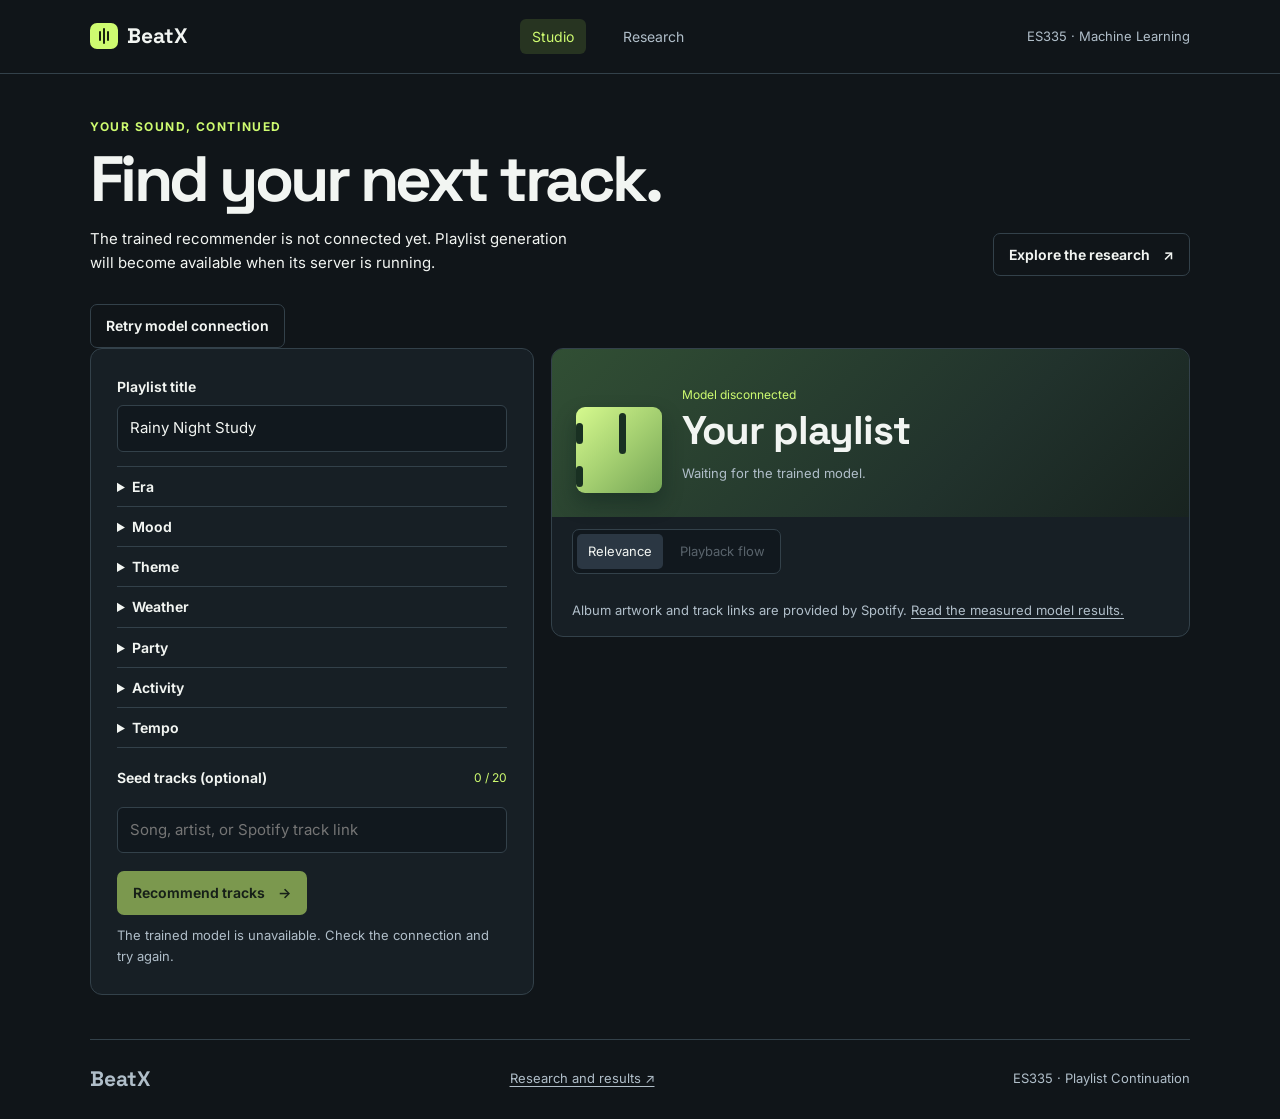
<file: docs/index.html>
<!doctype html>
<html lang="en">
<head>
  <meta charset="utf-8">
  <meta name="viewport" content="width=device-width, initial-scale=1">
  <meta name="description" content="Build your next playlist with BeatX. Pick seed songs, generate model recommendations, and save your playlist to Spotify.">
  <title>BeatX · Playlist Studio</title>
  <link rel="preconnect" href="https://fonts.googleapis.com">
  <link rel="preconnect" href="https://fonts.gstatic.com" crossorigin>
  <link href="https://fonts.googleapis.com/css2?family=Inter:wght@400;500;600;700&family=Space+Grotesk:wght@400;500;600;700&display=swap" rel="stylesheet">
  <link rel="stylesheet" href="styles.css">
  <link rel="icon" href="favicon.svg" type="image/svg+xml">
  <script src="config.js?v=azure-https" defer></script>
  <script src="common.js" defer></script>
  <script src="model_api.js" defer></script>
  <script src="spotify.js?v=seeds-first" defer></script>
  <script src="filters.js" defer></script>
  <script src="app.js?v=studio-copy" defer></script>
</head>
<body data-page="studio">
  <a class="skip" href="#main">Skip to content</a>
  <header class="topbar">
    <div class="shell navigation">
      <a class="brand" href="index.html" aria-label="BeatX Studio"><span class="brand-icon" aria-hidden="true"><i></i><i></i><i></i></span> BeatX</a>
      <nav aria-label="Main navigation"><a href="index.html" aria-current="page">Studio</a><a href="research.html" >Research</a></nav>
      <span class="course">ES335 · Machine Learning</span>
    </div>
  </header>
  <main id="main">
    <section class="shell studio-page" id="demo" aria-labelledby="demo-title">
      <div class="section-heading studio-heading"><div><p class="eyebrow">Your sound, continued</p><h1 id="demo-title">Find your next track.</h1><p id="demo-mode">Connect to the trained playlist recommender and build a playlist from your seed songs.</p></div><a class="button secondary" href="research.html">Explore the research <span aria-hidden="true">↗</span></a></div>
      <button class="button secondary" id="retry-model" type="button" hidden>Retry model connection</button>
      <div class="demo-grid">
        <form class="demo-form" id="demo-form">
          <label for="playlist-title">Playlist title</label><input id="playlist-title" name="title" type="text" maxlength="180" value="Rainy Night Study" placeholder="e.g. Rainy Night Study">
          <section id="profile-filters" aria-label="Playlist filters">
            <button class="button secondary mobile-filters" id="open-filters" type="button">Filters</button>
            <div id="desktop-filters"><div id="filter-content"></div></div>
            <dialog id="filter-drawer" aria-labelledby="filter-heading"><div class="filter-drawer-header"><h3 id="filter-heading">Filters</h3><button class="button secondary" id="close-filters" type="button">Done</button></div></dialog>
            <div class="chips" id="active-filters" aria-label="Active filters"></div>
          </section>
          <div class="seed-heading"><label for="track-search">Seed tracks (optional)</label><span id="seed-count">0 / 20</span></div>
          <div id="seed-chips" class="chips" aria-label="Selected seed tracks"></div>
          <input id="track-search" disabled type="search" maxlength="120" placeholder="Song, artist, or Spotify track link" autocomplete="off" aria-controls="track-matches">
          <div class="match-list" id="track-matches" aria-label="Track search results"></div>
          <button type="button" class="button secondary" id="search-more" hidden>More matches</button>
          <button type="submit" class="button primary" id="get-recs" disabled>Recommend tracks <span aria-hidden="true">→</span></button>
          <p class="small status" id="demo-status" role="status"></p>
        </form>
        <div class="output-panel"><div class="playlist-cover"><div class="cover-art" id="generated-cover" aria-hidden="true"><i></i><i></i><i></i></div><div><span class="mode-label" id="mode-label">Connecting to model</span><h3 id="generated-title">Your playlist</h3><p class="small" id="inferred-tags" aria-live="polite">Add a title, seed tracks, or filters to get started.</p></div></div><div class="playlist-tools"><div class="segments" role="group" aria-label="Playlist order"><button type="button" id="relevance-order" aria-pressed="true">Relevance</button><button type="button" id="playback-order" aria-pressed="false" disabled>Playback flow</button></div><span class="small" id="generation-evidence"></span></div>
          <div class="spotify-tools" id="spotify-tools" hidden>
            <button type="button" class="button primary" id="save-spotify" disabled>Save to Spotify</button>
            <a id="spotify-playlist-link" class="button secondary" target="_blank" rel="noopener noreferrer" hidden>Open in Spotify ↗</a>
            <p id="spotify-status" role="status" class="small"></p>
          </div>
          <p class="small filter-note" id="filter-note" role="status" hidden></p>
          <ol class="track-list" id="track-list" aria-label="Recommended tracks"></ol><p class="small live-note">Album artwork and track links are provided by Spotify. <a href="research.html">Read the measured model results.</a></p></div>
      </div>
    </section>


    <dialog id="spotify-setup" aria-labelledby="spotify-setup-title">
      <form id="spotify-setup-form">
        <div class="setup-heading"><h2 id="spotify-setup-title">Connect BeatX to Spotify</h2><button id="close-spotify-setup" class="button secondary" type="button" aria-label="Close Spotify setup">Close</button></div>
        <p>Add your Spotify app’s public Client ID for this browser. A Client Secret is never needed.</p>
        <label for="spotify-client-id">Spotify Client ID</label>
        <input id="spotify-client-id" type="text" maxlength="32" pattern="[a-fA-F0-9]{32}" autocomplete="off" spellcheck="false" required placeholder="Your app’s 32-character Client ID">
        <p class="small">Register this exact redirect address in your <a href="https://developer.spotify.com/dashboard" target="_blank" rel="noopener noreferrer">Spotify app settings ↗</a>.</p>
        <code id="spotify-redirect-uri"></code>
        <p class="small">Spotify sign-in opens next. You choose whether BeatX can create a playlist in your account.</p>
        <p id="spotify-setup-error" class="small" role="status"></p>
        <button class="button primary" type="submit">Continue to Spotify</button>
      </form>
    </dialog>
  </main>
  <footer class="shell footer"><a class="brand" href="index.html">BeatX</a><a href="research.html">Research and results ↗</a><span>ES335 · Playlist Continuation</span></footer>
</body>
</html>
</file>
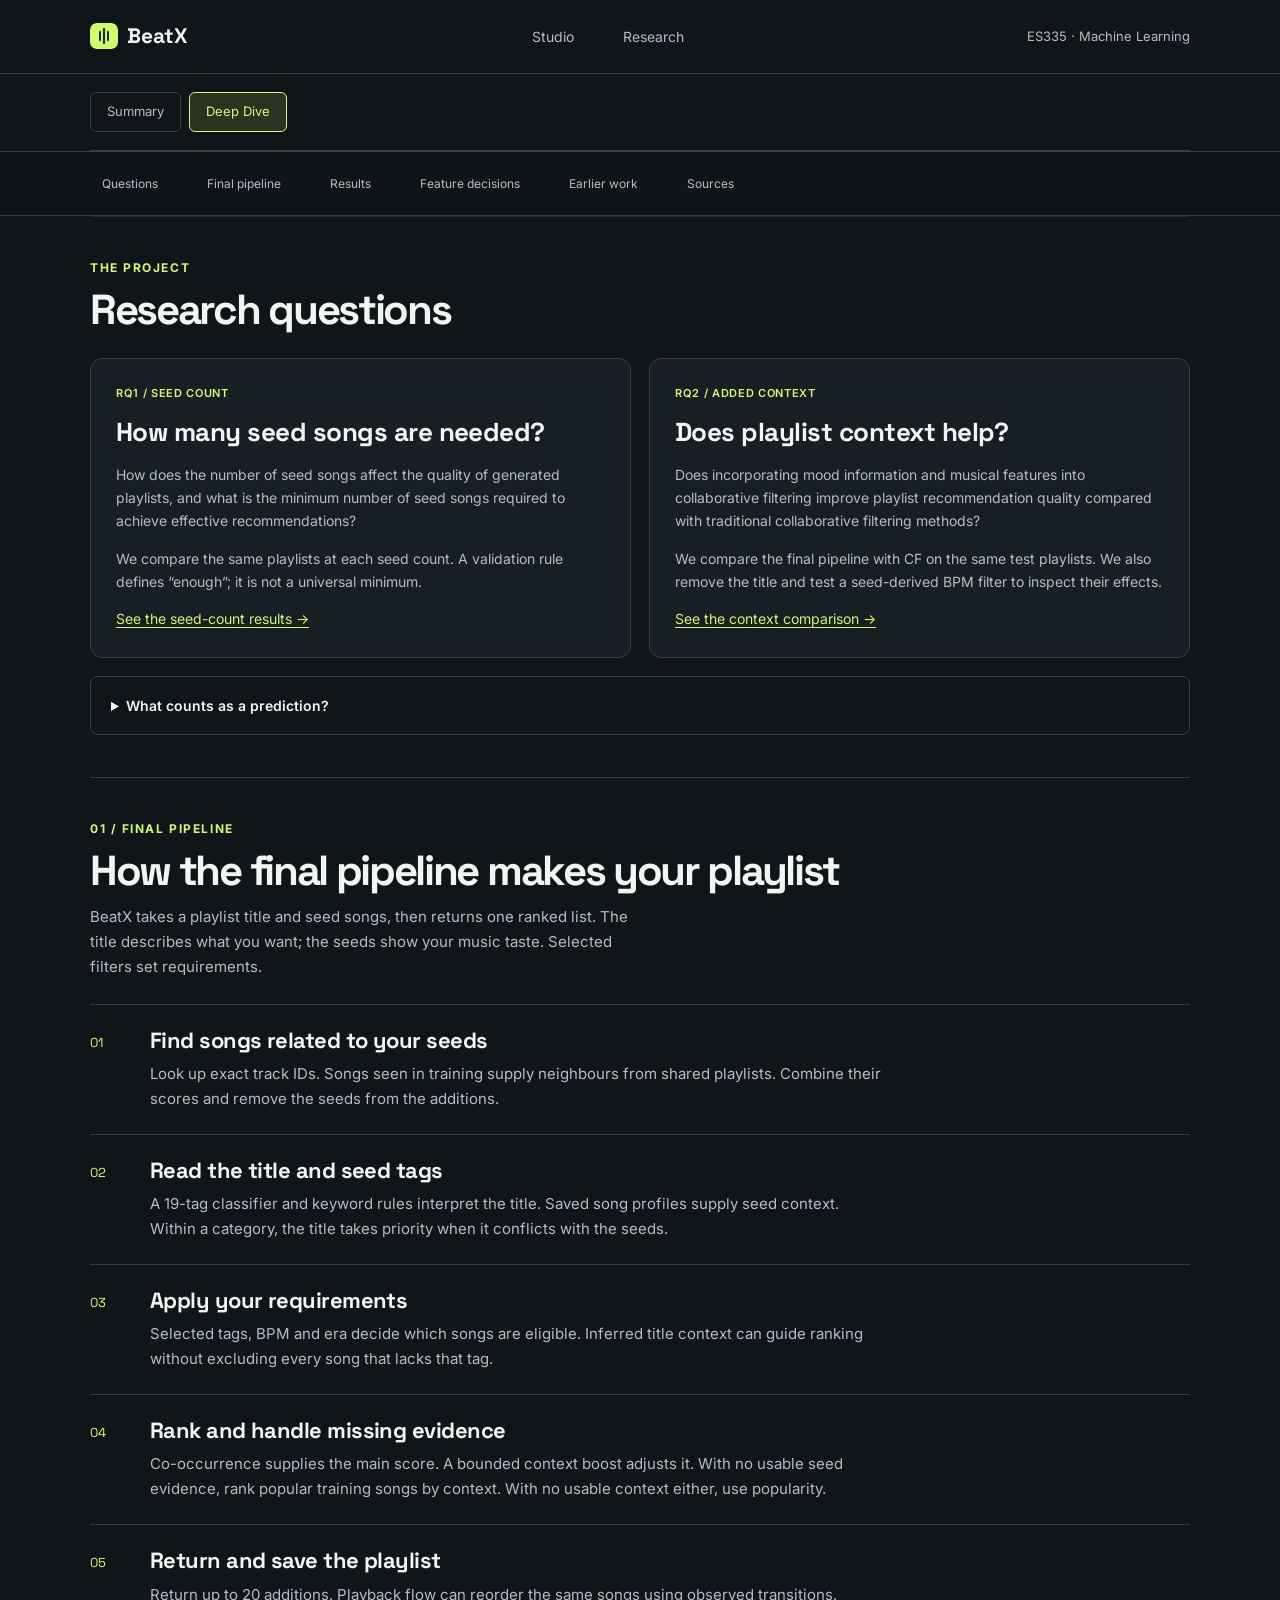
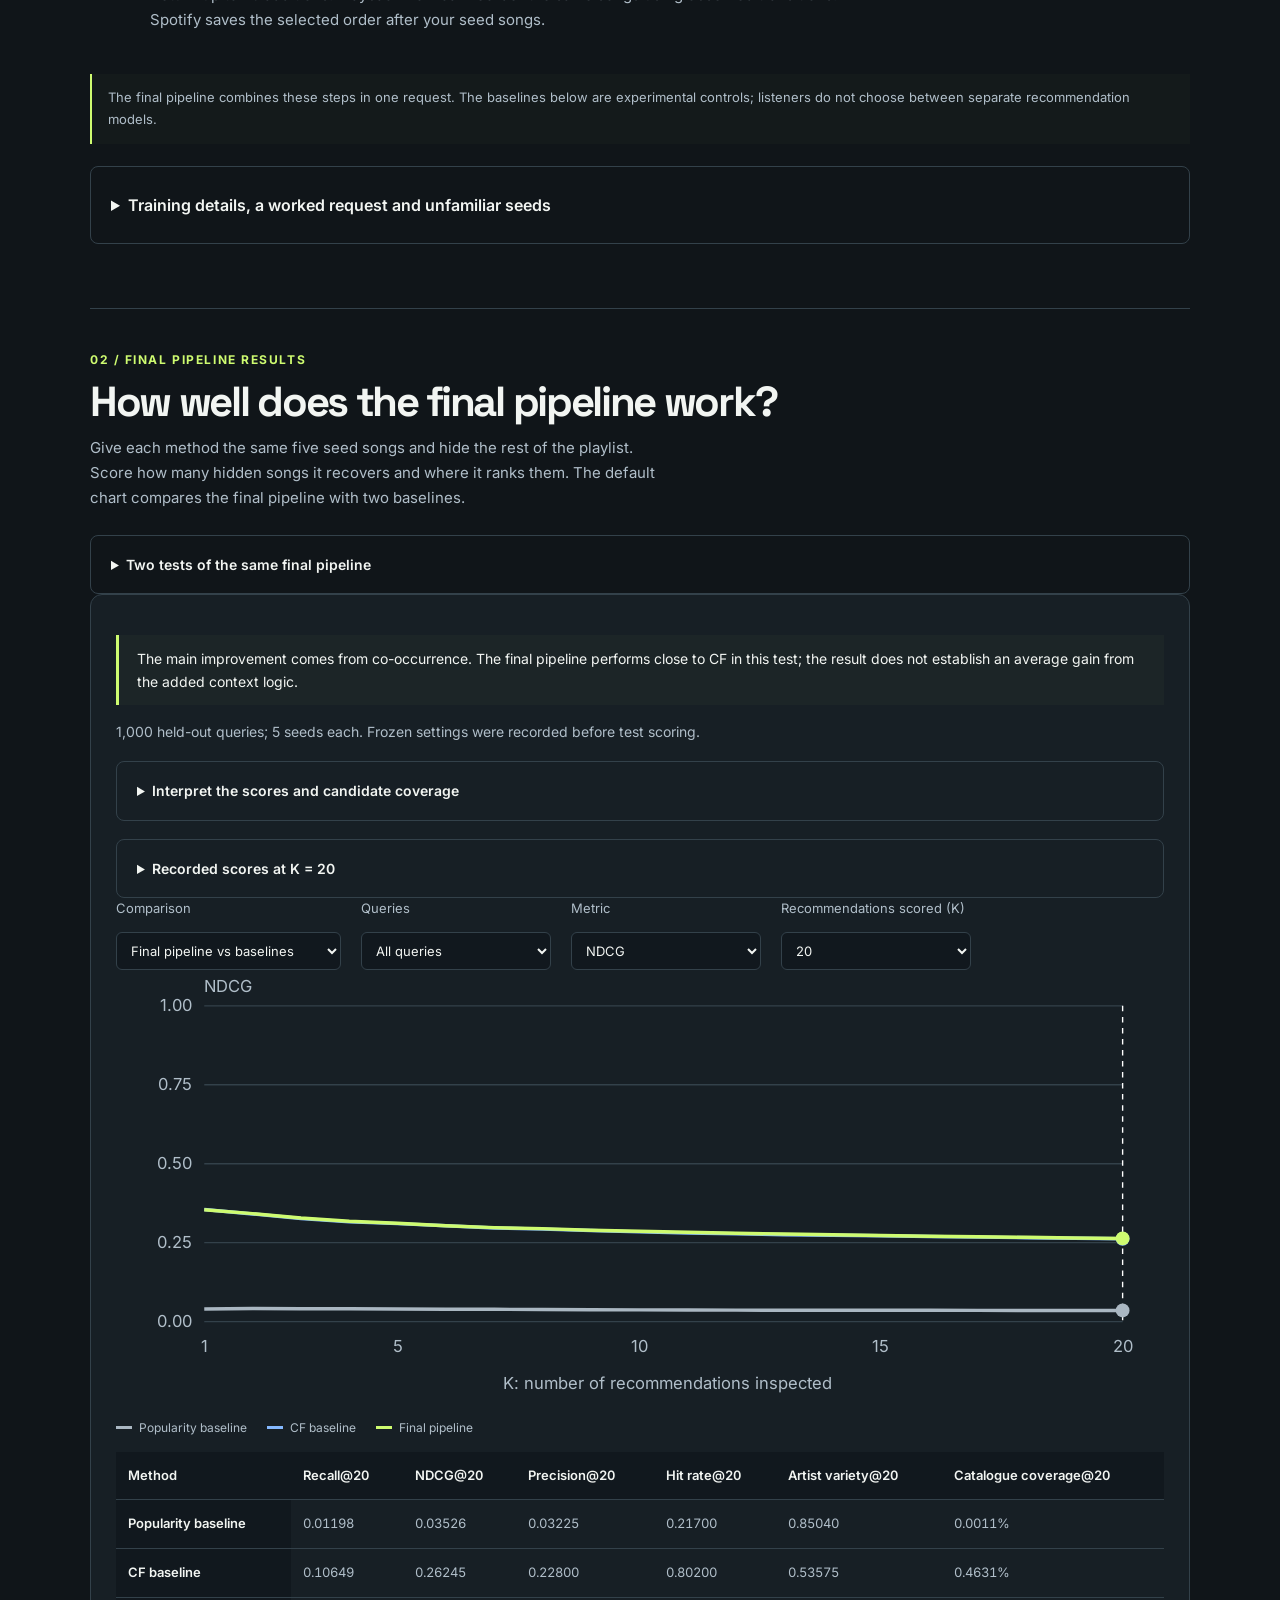
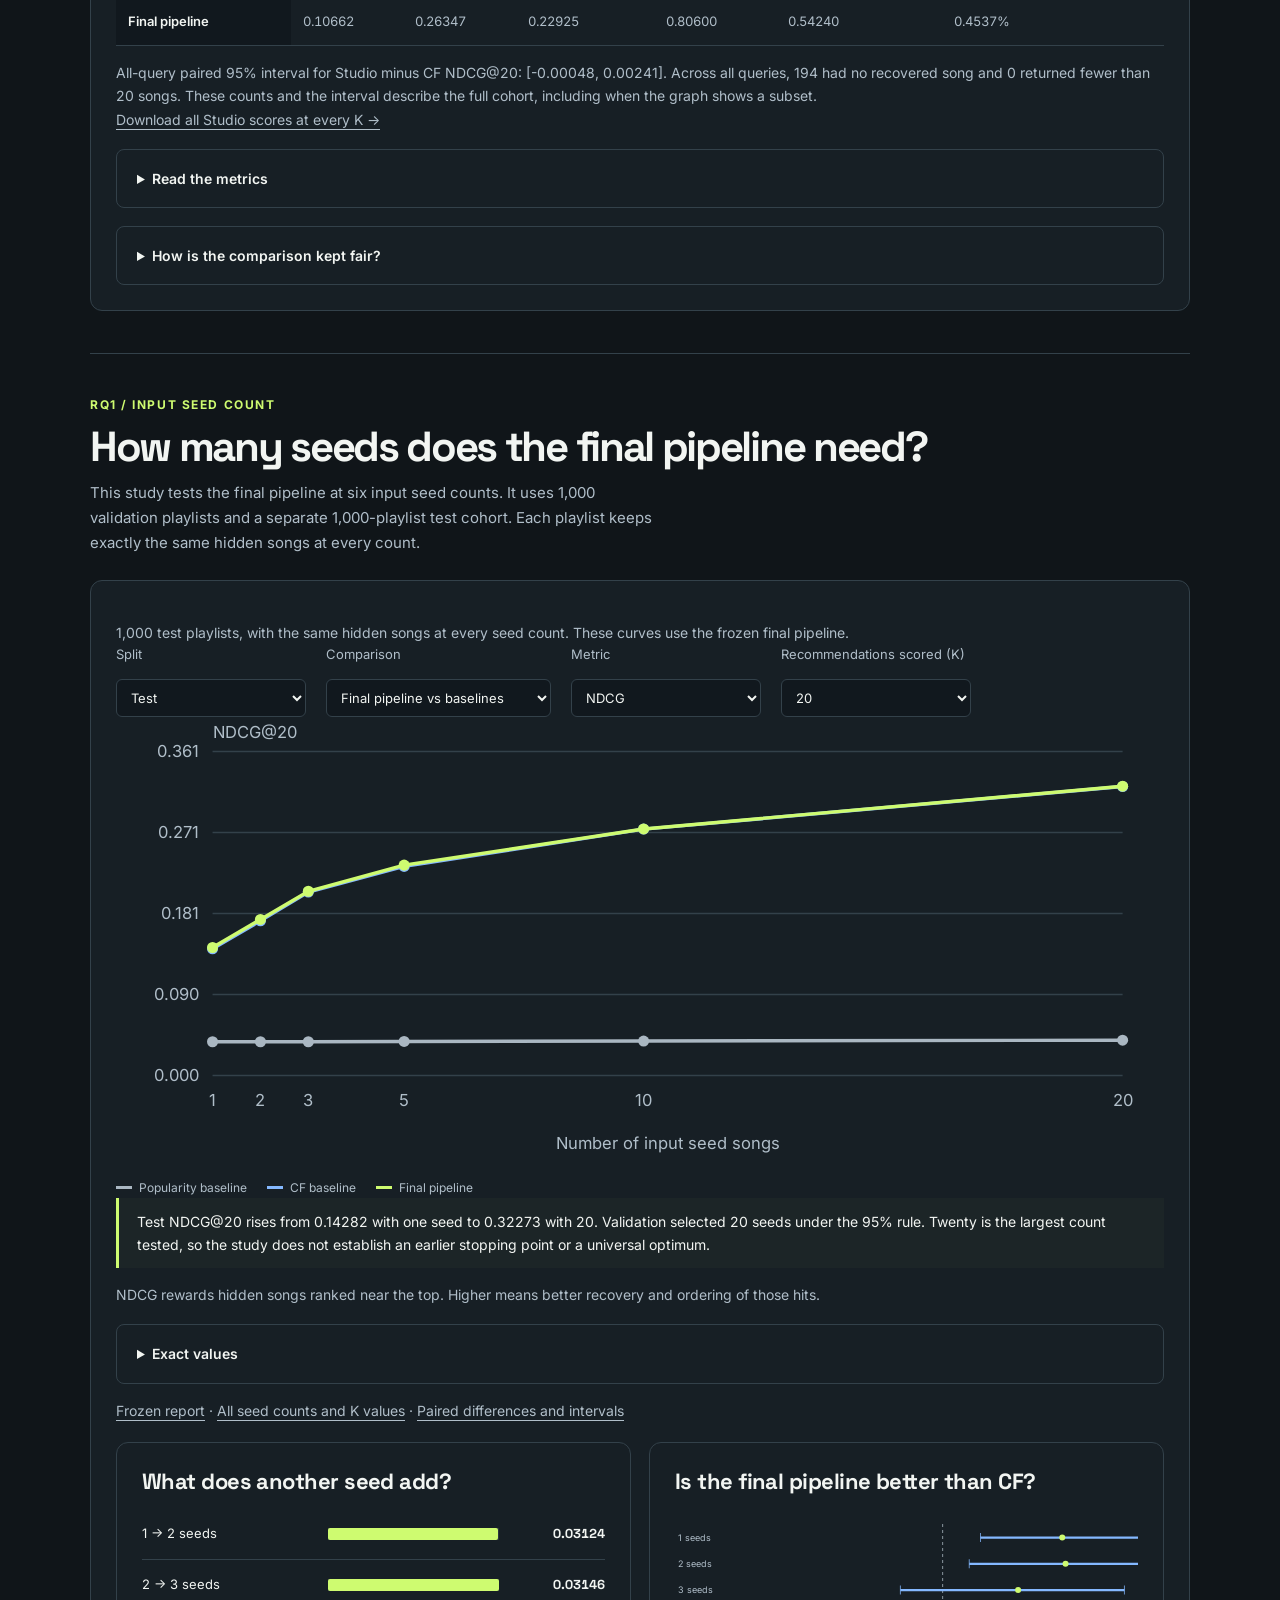
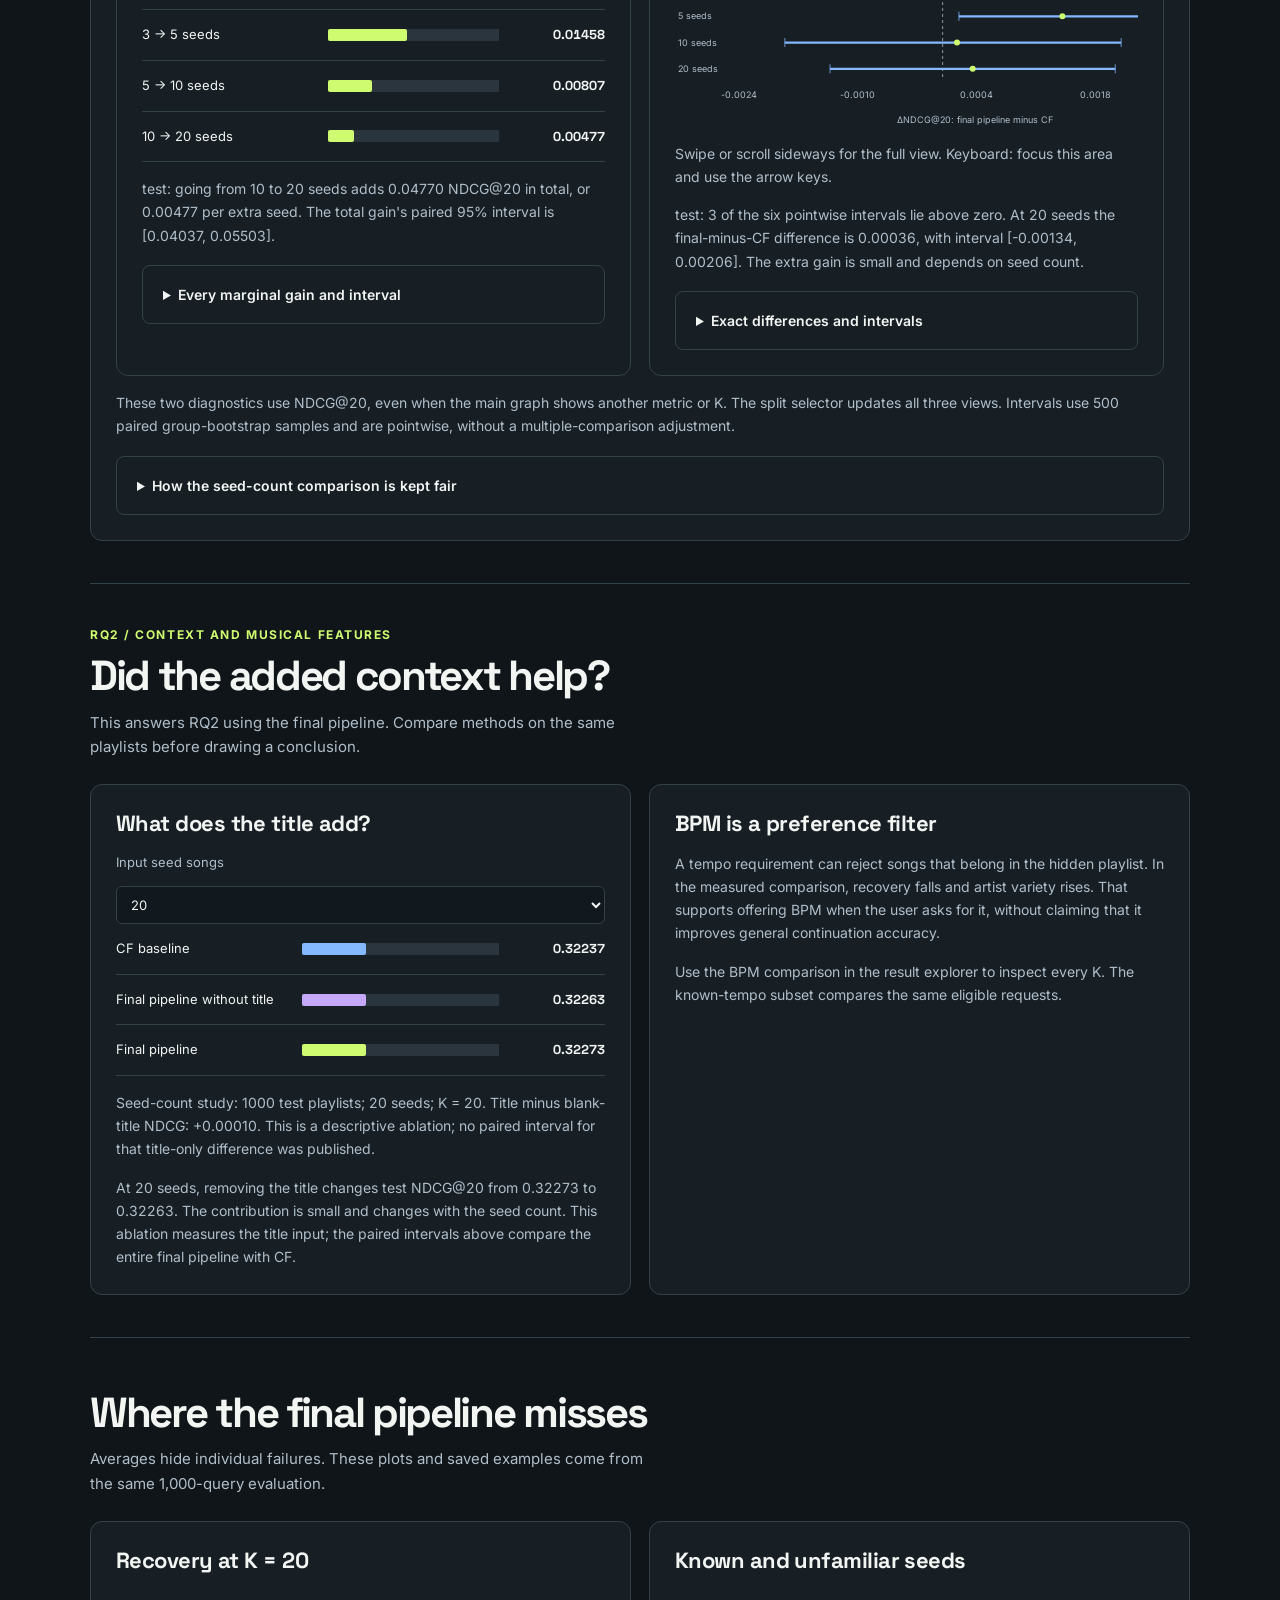
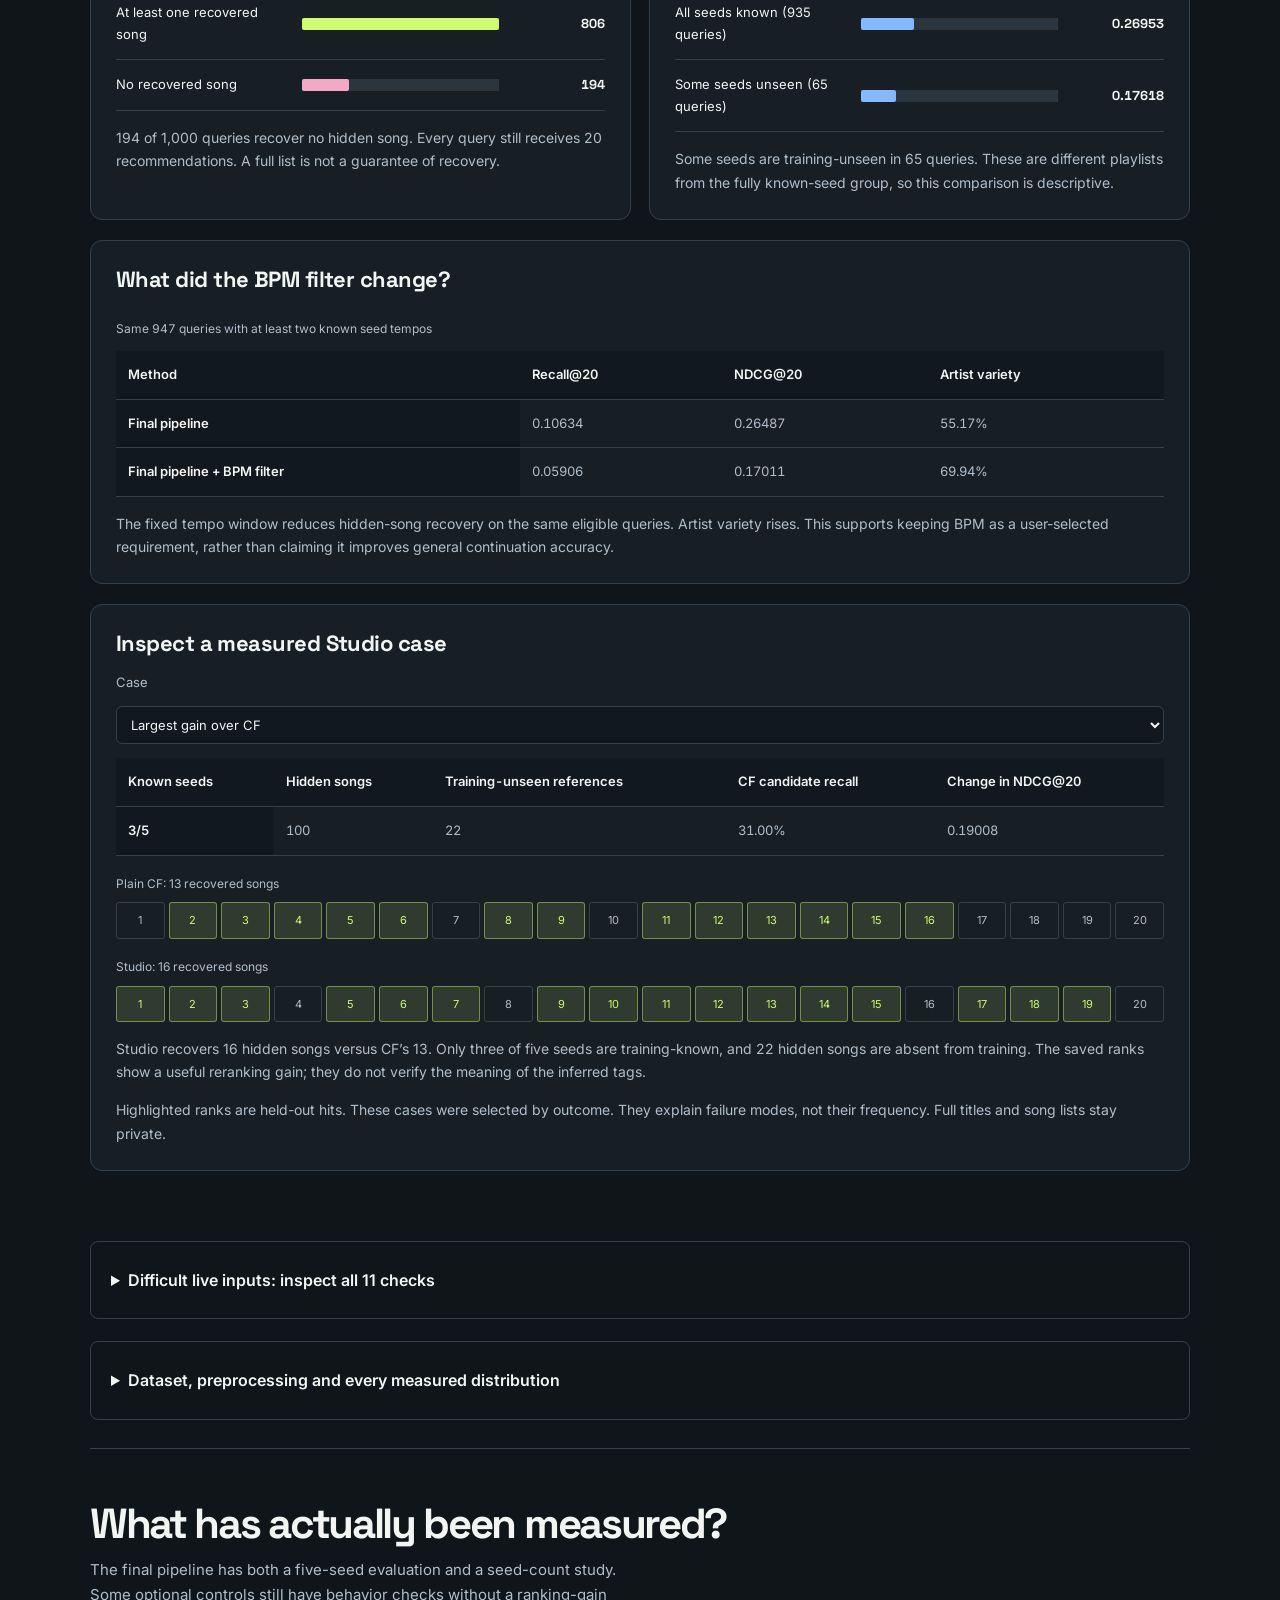
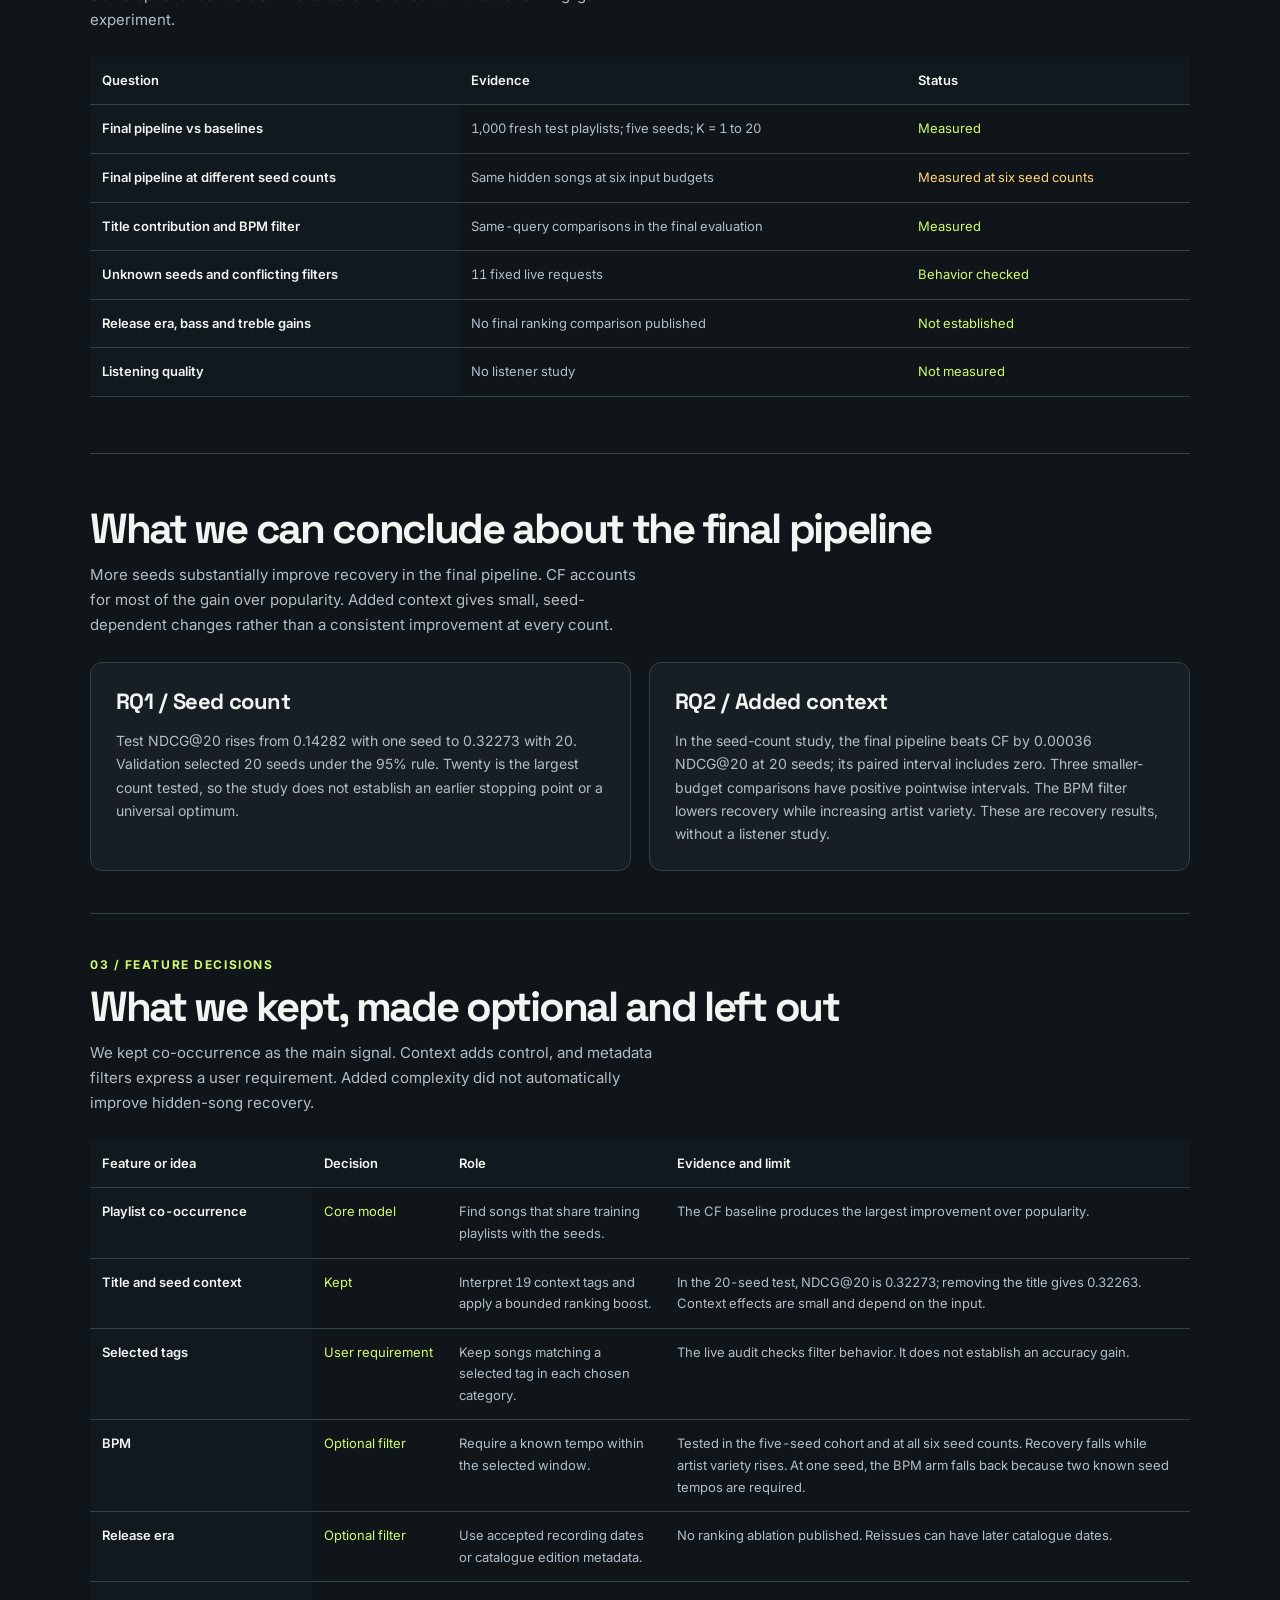
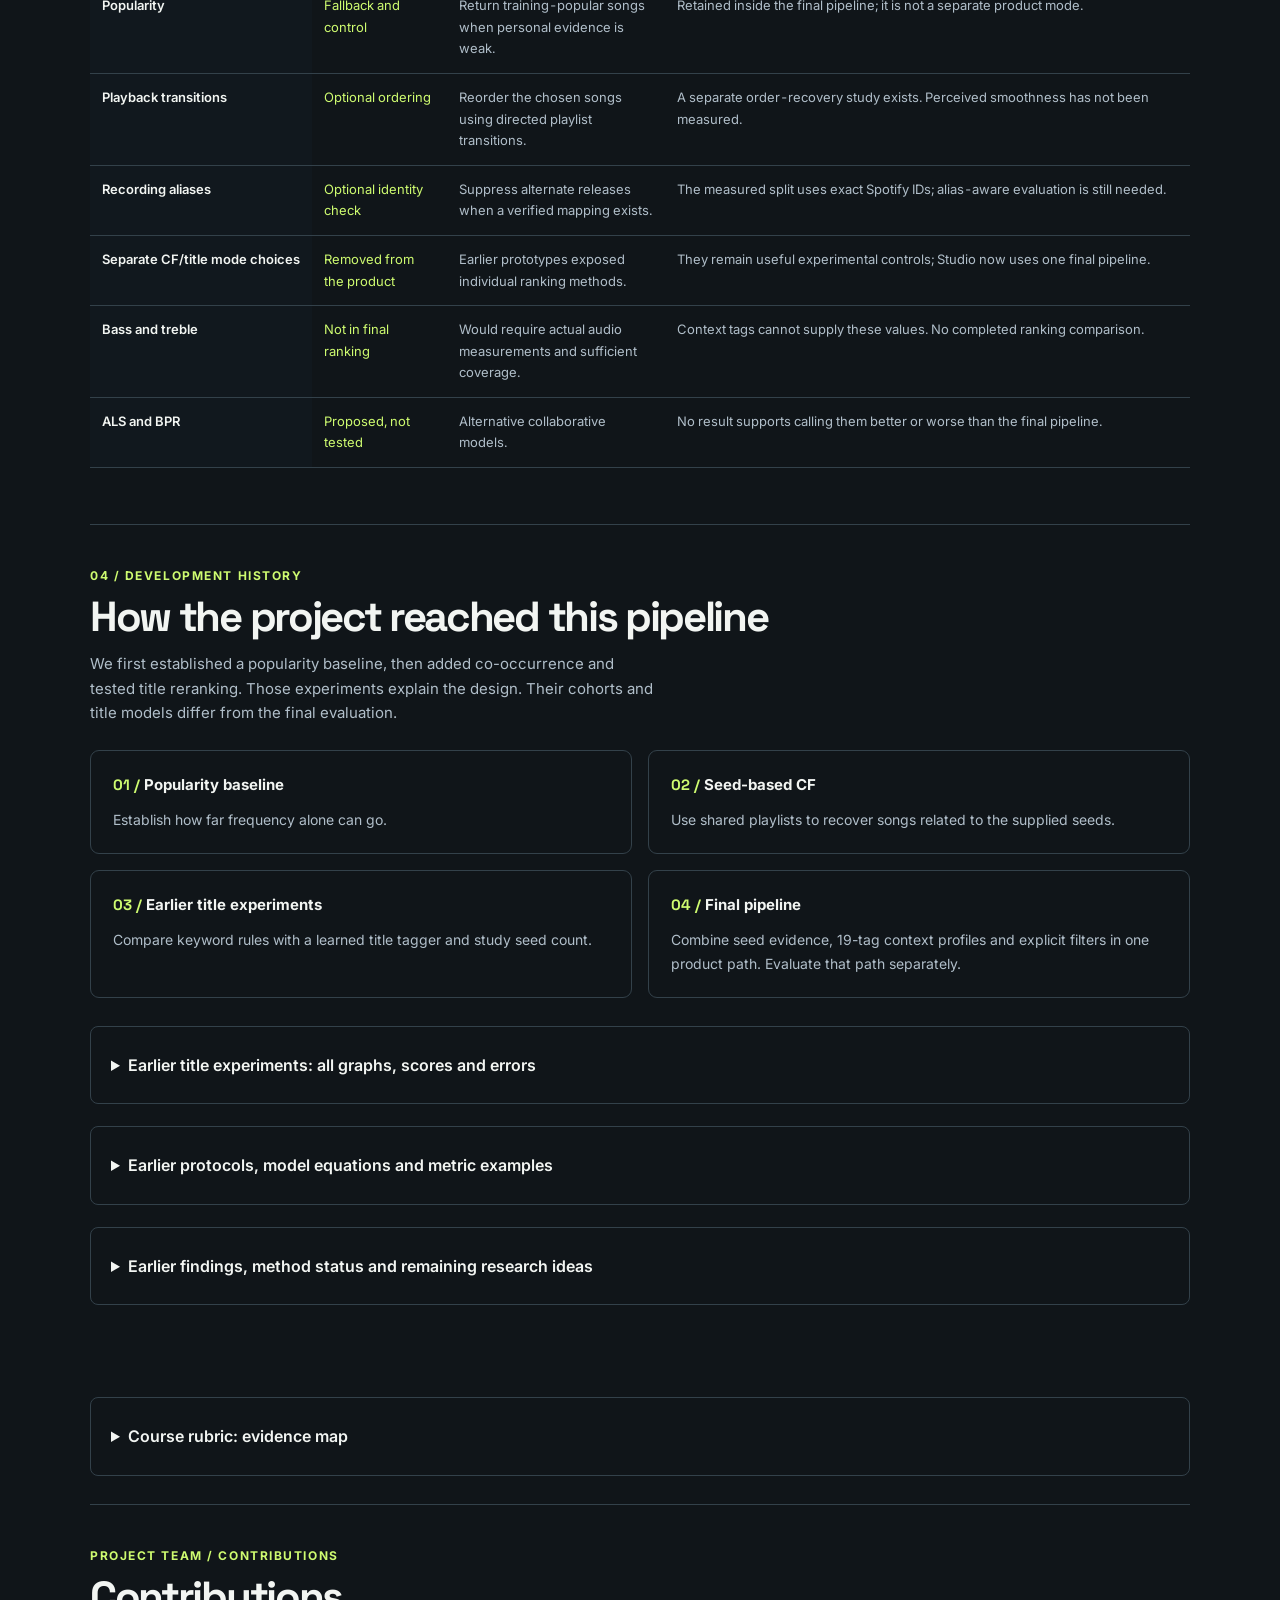
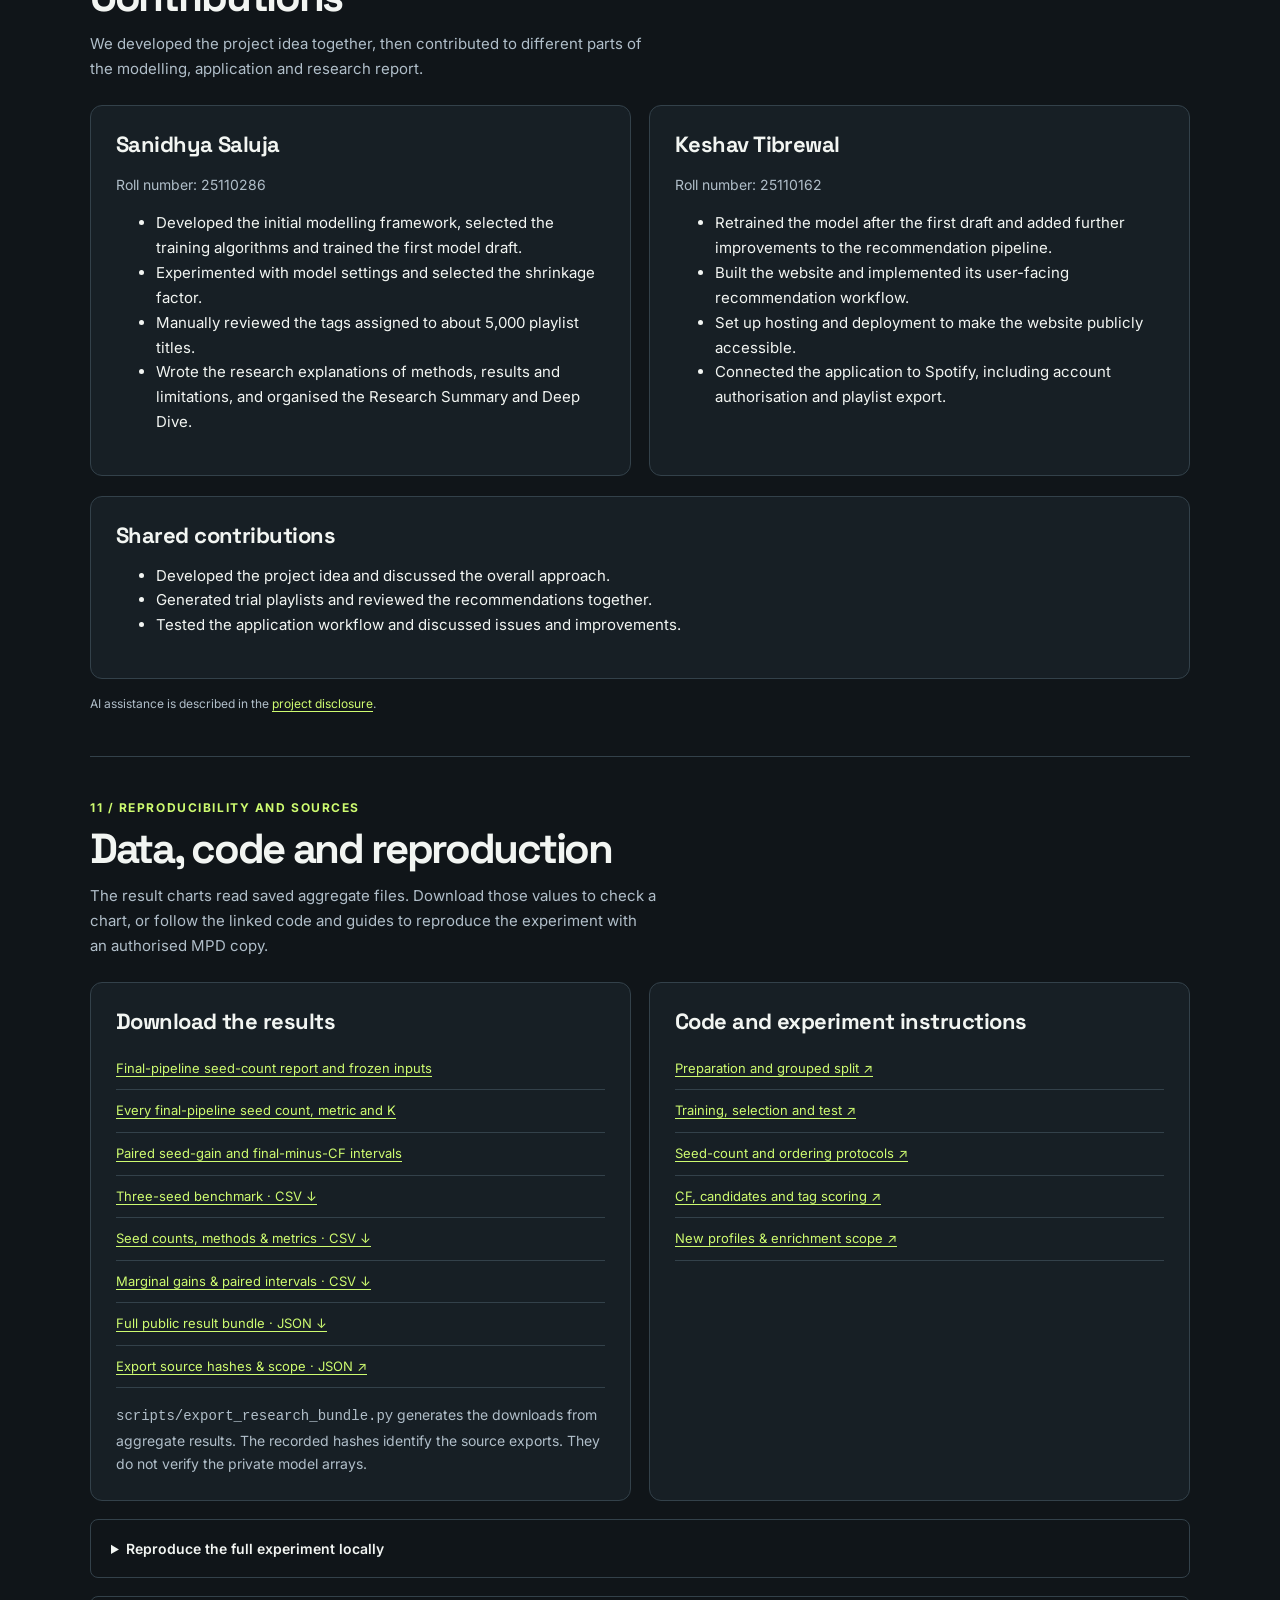
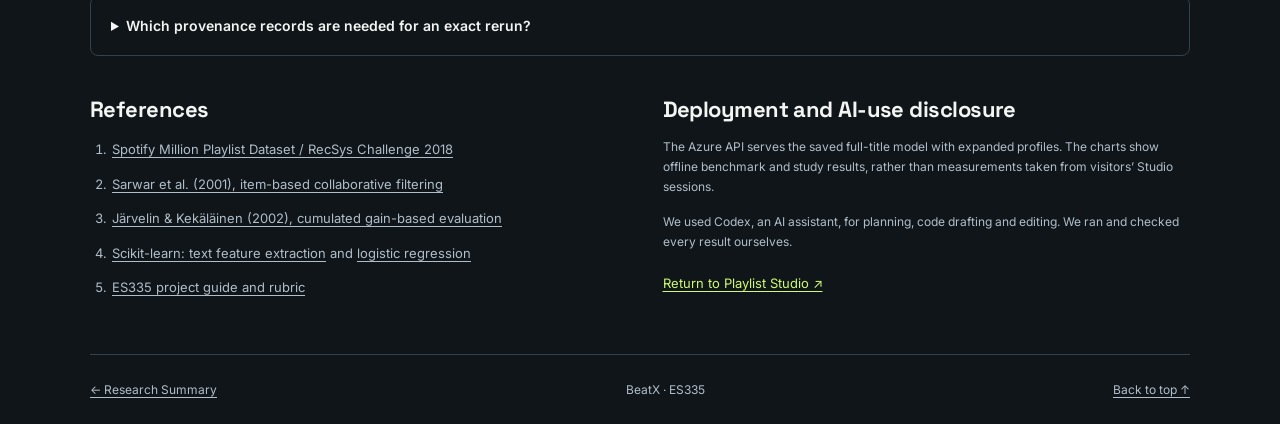
<file: docs/research-deep-dive.html>
<!doctype html>
<html lang="en">
<head>
  <meta charset="utf-8">
  <meta name="viewport" content="width=device-width, initial-scale=1">
  <meta name="description" content="BeatX research methods and results: the research questions, training data, model settings, seed-count experiments, evaluation metrics and limitations.">
  <title>BeatX · Research Deep Dive</title>
  <link rel="preconnect" href="https://fonts.googleapis.com">
  <link rel="preconnect" href="https://fonts.gstatic.com" crossorigin>
  <link href="https://fonts.googleapis.com/css2?family=Inter:wght@400;500;600;700&amp;family=Space+Grotesk:wght@400;500;600;700&amp;display=swap" rel="stylesheet">
  <link rel="stylesheet" href="styles.css">
  <link rel="stylesheet" href="research.css?v=6154a58116a7">
  <link rel="icon" href="favicon.svg" type="image/svg+xml">
  <script src="experiment.js?v=e4e7d8b57b43" defer></script>
  <script src="seed_experiment.js?v=51cb63068c34" defer></script>
  <script src="sequence_experiment.js?v=bb0004cc1c1c" defer></script>
  <script src="research.js?v=e92f72730beb" defer></script>
  <script src="research_extra_data.js?v=e9fc4b50746a" defer></script>
  <script src="research_additions.js?v=ca9987bf6fd5" defer></script>
  <script src="studio_seed_study.js?v=cf447bf8533f" defer></script>
</head>
<body data-page="research">
  <a class="skip" href="#main">Skip to content</a>
  <header class="topbar"><div class="shell navigation">
    <a class="brand" href="index.html" aria-label="BeatX Studio"><span class="brand-icon" aria-hidden="true"><i></i><i></i><i></i></span> BeatX</a>
    <nav aria-label="Main navigation"><a href="index.html">Studio</a><a href="research.html" aria-current="true">Research</a></nav>
    <span class="course">ES335 · Machine Learning</span>
  </div></header>
  <nav class="shell research-page-tabs" aria-label="Research views"><a href="research.html">Summary</a><a href="research-deep-dive.html" aria-current="page">Deep Dive</a></nav>
  <main id="main">
<span id="top"></span>
<div class="research-toc"><nav class="shell" aria-label="Research contents"><a href="#questions">Questions</a><a href="#overview">Final pipeline</a><a href="#studio-evaluation">Results</a><a href="#feature-decisions">Feature decisions</a><a href="#development-history">Earlier work</a><a href="#reproduce">Sources</a></nav></div>
<div class="shell research-alert" id="research-status" role="status" hidden></div>
<noscript><p class="shell research-note">Interactive plots need JavaScript. Recorded tables and downloads remain available. Final-pipeline NDCG@20 is 0.26347 on 1,000 five-seed queries.</p></noscript>
<section class="section shell research-questions-first" id="questions" aria-labelledby="questions-title">
      <div class="section-heading"><p class="eyebrow">The project</p><h2 id="questions-title">Research questions</h2></div>
      <div class="research-grid two">
        <article class="research-card"><span class="research-label">RQ1 / Seed count</span><h3>How many seed songs are needed?</h3><p>How does the number of seed songs affect the quality of generated playlists, and what is the minimum number of seed songs required to achieve effective recommendations?</p><p>We compare the same playlists at each seed count. A validation rule defines “enough”; it is not a universal minimum.</p><a href="#seed-study">See the seed-count results →</a></article>
        <article class="research-card"><span class="research-label">RQ2 / Added context</span><h3>Does playlist context help?</h3><p>Does incorporating mood information and musical features into collaborative filtering improve playlist recommendation quality compared with traditional collaborative filtering methods?</p><p>We compare the final pipeline with CF on the same test playlists. We also remove the title and test a seed-derived BPM filter to inspect their effects.</p><a href="#context-results">See the context comparison →</a></article>
      </div>
      <details class="research-details"><summary>What counts as a prediction?</summary><p>One query is a held-out playlist. The user supplies visible seed songs and optional context. The model returns up to 20 additions. Hidden songs are used only to score the result.</p><dl class="research-task-facts"><div><dt>Data unit</dt><dd>One playlist; each matrix entry records whether a song belongs to it.</dd></div><div><dt>Prediction time</dt><dd>After the request, before new songs are selected.</dd></div><div><dt>Available information</dt><dd>The request and frozen training evidence.</dd></div><div><dt>Claim</dt><dd>Recovery of hidden songs. Listening satisfaction is not measured.</dd></div></dl></details>
    </section>
<section class="section shell" id="overview" aria-labelledby="overview-title">
<div class="section-heading"><p class=eyebrow>01 / Final pipeline</p><h2 id="overview-title">How the final pipeline makes your playlist</h2><p>BeatX takes a playlist title and seed songs, then returns one ranked list. The title describes what you want; the seeds show your music taste. Selected filters set requirements.</p></div>
<ol class="research-flow">
<li><span>01</span><div><h3>Find songs related to your seeds</h3><p>Look up exact track IDs. Songs seen in training supply neighbours from shared playlists. Combine their scores and remove the seeds from the additions.</p></div></li>
<li><span>02</span><div><h3>Read the title and seed tags</h3><p>A 19-tag classifier and keyword rules interpret the title. Saved song profiles supply seed context. Within a category, the title takes priority when it conflicts with the seeds.</p></div></li>
<li><span>03</span><div><h3>Apply your requirements</h3><p>Selected tags, BPM and era decide which songs are eligible. Inferred title context can guide ranking without excluding every song that lacks that tag.</p></div></li>
<li><span>04</span><div><h3>Rank and handle missing evidence</h3><p>Co-occurrence supplies the main score. A bounded context boost adjusts it. With no usable seed evidence, rank popular training songs by context. With no usable context either, use popularity.</p></div></li>
<li><span>05</span><div><h3>Return and save the playlist</h3><p>Return up to 20 additions. Playback flow can reorder the same songs using observed transitions. Spotify saves the selected order after your seed songs.</p></div></li>
</ol><p class="research-note">The final pipeline combines these steps in one request. The baselines below are experimental controls; listeners do not choose between separate recommendation models.</p><details class="research-details research-chapter-detail"><summary>Training details, a worked request and unfamiliar seeds</summary>

      <h3>What training produces</h3>
      <div class="research-grid three">
        <article class="research-card"><span class="research-label">Song relationships</span><h3>Song relationships</h3><p>Collaborative filtering (CF) uses all 804,485 training playlists. Each song is counted once per playlist. Shared playlists indicate similarity. We adjust for popularity and give less weight to pairs seen together only a few times.</p></article>
        <article class="research-card"><span class="research-label">Title understanding</span><h3>Title classifiers</h3><p>TF-IDF converts title words and character patterns into numerical features. Both classifiers learn from all 804,485 training titles, using keyword-generated labels. Studio combines classifier predictions with explicit rules, including rules for negated phrases.</p></article>
        <article class="research-card"><span class="research-label">Song tags and popularity</span><h3>Song context profiles</h3><p>Apply the title classifier to every training playlist, then count the context evidence for its songs. Exact duplicate groups contribute once to this tag evidence. A smoothed association score, called lift, compares each song’s tag rate with the overall rate. Training frequency supplies the popularity fallback.</p></article>
      </div>
      <p class="research-caption">The full-title run kept the existing CF index. It retrained both title classifiers and rebuilt the song context profiles.</p>

      <article class="research-card research-space" id="known-seeds" aria-labelledby="known-seeds-title">
        <span class="research-label">Case 1 / All three seeds appeared in training</span><h3 id="known-seeds-title">Example: “Gym session” with three seed songs</h3><p>A, B and C are example names. The following steps describe the implementation, not a measured recommendation result.</p>
        <ol class="research-walkthrough">
          <li><h4>Look up the seed IDs</h4><p>Look up each Spotify track ID and check whether it appeared in training. A matching song name is not enough. Seeds with training support can supply related songs.</p></li>
          <li><h4>Read the requested context</h4><p>“Gym session” suggests workout context. The title classifier combines its prediction with keyword rules. Seed context uses tags supported by at least half of the seeds that have usable tags. When the title and seeds disagree within a category, the title takes priority. Your selected tags remain filter requirements.</p></li>
          <li><h4>Build the song shortlist</h4><p>Each seed supplies up to 200 related songs. Similarity is cosine similarity multiplied by <code>co-occurrence / (co-occurrence + 10)</code>, which reduces trust in rare pairs. Combine the lists and add each candidate’s score across seeds. Songs related to several seeds can receive more support. Exclude the seeds from the additions.</p></li>
          <li><h4>Apply the selected filters</h4><p>A selected tag requires lift above 1. A BPM filter requires a known tempo within the selected range. An era filter requires accepted date metadata. If more songs are needed, add up to 5,000 popular training tracks to the shortlist. In this path, an inferred title tag can influence ranking without becoming a requirement for every result.</p></li>
          <li><h4>Rank the eligible songs</h4><p>Scale the CF scores, then apply the configured context boost. The boost uses positive song-tag associations and is capped. The deployed run uses weight 0.35. Without a matching settings file, the code defaults to 0. At weight 0, title context does not change the CF order, but selected filters and context-based fallback still work.</p></li>
          <li><h4>Return the recommendations</h4><p>Return up to 20 eligible additions with notes about applied context and missing metadata. Verified recording IDs can remove duplicate releases when that mapping is available. Strict filters can leave fewer than 20 results. Playback flow reorders the chosen additions. Spotify export places your seeds first, followed by those additions.</p></li>
        </ol>
        <p class="research-note"><strong>The inputs have different roles.</strong> Seeds supply song relationships. The title suggests the intended context. Selected filters control eligibility.</p>
      </article>

      <article class="research-card research-space" id="unknown-seeds" aria-labelledby="unknown-seeds-title">
        <span class="research-label">Case 2 / Some or all seeds have no training evidence</span><h3 id="unknown-seeds-title">When a seed was not seen during training</h3><p>A Spotify track may be missing from the catalogue or present there without any training support. In either case, it supplies no learned song relationships. We do not substitute another track because its name looks similar.</p>
        <ol class="research-walkthrough">
          <li><h4>Use the seeds that have training support</h4><p>Known seeds still supply related songs and context. Unknown seeds are skipped for those calculations. The response reports how many of your seeds appeared in training.</p></li>
          <li><h4>If no seed is usable, start with popular songs</h4><p>Without a usable seed, there is no CF score. A title such as “Gym session” can still supply context. The context-only path examines up to 50,000 popular training tracks using their saved tags. Selected-filter paths can also refill from popular tracks.</p></li>
          <li><h4>Rank by context while enforcing your filters</h4><p>When no positive CF score is available, first prefer full context agreement. Then compare title matches and the number of matching context groups. Any era hint and context strength break further ties; popularity breaks the remaining ties. Selected filters still apply. Without selected tags, the output stays in the best available context group and may contain fewer than 20 songs.</p></li>
          <li><h4>If no context is usable, use popularity</h4><p>A title such as “My playlist” may produce no tag. If neither seeds nor context provide useful evidence, return popular training songs that pass the active filters. Explain this fallback in the response. Missing metadata can still reduce the result count.</p></li>
        </ol>
        <p class="research-note">This path still recommends songs seen during training. It does not analyse an unfamiliar seed’s sound. A seed that appeared in training can also reach this fallback if it has no useful neighbours.</p>
        <details class="research-details"><summary>How to supply a song missing from the catalogue</summary><p>Name search covers the model’s catalogue. You can also supply a valid Spotify track ID or link; the API can keep an unmatched ID as an unknown seed. That seed contributes no CF evidence. Alternate releases are merged only when a verified recording mapping is available.</p></details>
      </article>
      <p class="research-caption">Fact-checked against <a href="https://github.com/keshtib07-ghost/ES-335-BeatX-Automatic-Playlist-Continuation/blob/1fd19b1ecdd7a3546d52d21989de02d7582e0184/scripts/serve_million_demo.py">request handling</a>, <a href="https://github.com/keshtib07-ghost/ES-335-BeatX-Automatic-Playlist-Continuation/blob/1fd19b1ecdd7a3546d52d21989de02d7582e0184/src/playlist_model/profile_ranker.py">final ranking</a> and <a href="https://github.com/keshtib07-ghost/ES-335-BeatX-Automatic-Playlist-Continuation/blob/1fd19b1ecdd7a3546d52d21989de02d7582e0184/src/playlist_model/profile_tags.py">expanded title tagging</a>. <a href="#studio-pipeline">Implementation settings and deployment details</a> follow in the report.</p>

    <section class="section shell" id="studio-pipeline" aria-labelledby="studio-pipeline-title">
      <div class="section-heading"><p class="eyebrow">Final pipeline / Implementation details</p><h2 id="studio-pipeline-title">Final pipeline details</h2><p>The final pipeline code below was reviewed at commit <a href="https://github.com/keshtib07-ghost/ES-335-BeatX-Automatic-Playlist-Continuation/commit/1fd19b1ecdd7a3546d52d21989de02d7582e0184">1fd19b1</a>. Studio uses a 19-tag classifier trained on all 804,485 titles, along with the regenerated song-context associations. The standard 12-tag benchmark isolates a smaller retrieval and reranking pipeline.</p></div>
      <div class="research-grid two">
        <article class="research-card"><span class="research-label">Context sources</span><h3>How the input signals are combined</h3><p>Studio predicts 19 context tags across the categories shown in its filters. It combines learned predictions with keyword rules and handles explicit negation. A seed-derived tag needs support from at least half of the seeds that have usable tags, with lift above 1.</p><p>Within a category, title context takes priority when it conflicts with seed context. Selected tags are enforced separately as filters. The sources are therefore not treated as equal votes.</p><p class="research-why">For example, study-related seeds can conflict with a Gym title. The title wins that inferred-context conflict. A manually selected filter still determines which songs are allowed.</p></article>
        <article class="research-card"><span class="research-label">Filters versus scores</span><h3>Filtering and ranking are separate steps</h3><p>A song must match a selected tag in every selected context category, with lift above 1. Tags within the same category act as alternatives. BPM filters exclude songs without a known tempo. Era filters use accepted dates, although a catalogue date may describe a later reissue.</p><p>When CF scores are available, the configured context boost can adjust them. With no seed evidence, rank popular training songs by context. With neither signal, use training popularity.</p><p class="research-why">Filters decide which songs are allowed. Ranking decides their order. Returning fewer than 20 songs is valid when fewer pass the filters.</p></article>
      </div>
      <div class="research-card research-space"><h3>Studio’s context weight and fallback pools</h3><p>Studio multiplies CF scores by a context adjustment. It does not automatically place every context match above every CF match. Refill paths can add up to 5,000 popular training tracks; the context-only path can examine up to 50,000. These are songs from training, not new evidence about an unfamiliar seed.</p><div class="research-formula">final score(t) = normalized CF(t) × [1 + w<sub>context</sub> × bounded context boost(t)]</div><p>The Studio weight defaults to <strong>0</strong> unless a matching <code>ranking_settings.json</code> is available. Its tuning script tests weights <code>0, 0.15, 0.35</code>. This is separate from the 12-tag benchmark’s selected weight of 1. At weight 0, explicit filtering and context-only fallback still operate.</p><p class="research-caption">Implementation: <a href="https://github.com/keshtib07-ghost/ES-335-BeatX-Automatic-Playlist-Continuation/blob/1fd19b1ecdd7a3546d52d21989de02d7582e0184/src/playlist_model/profile_ranker.py">ProfileRanker</a> and <a href="https://github.com/keshtib07-ghost/ES-335-BeatX-Automatic-Playlist-Continuation/blob/1fd19b1ecdd7a3546d52d21989de02d7582e0184/src/playlist_model/profile_tags.py">expanded context taxonomy</a>.</p></div>
      <details class="research-details"><summary>Earlier Studio evaluation scripts</summary><p><code>evaluate_unified.py</code> uses up to 300 fresh playlists with exactly 20 tracks. Five tracks become seeds and 15 are hidden. It compares seed-only ranking with title-assisted ranking and the final output. <code>tune_unified.py</code> tests weights on up to 150 validation playlists, then evaluates the chosen weight on up to 150 fresh test playlists. Both exclude earlier evaluation groups.</p><p>The expanded-profile build checked 5,000 validation titles. It flagged 55 ambiguous titles and 2 disagreements between the rules and classifier. This checks title labels. The final Studio ranking test below uses a separate protocol.</p><p><a href="https://github.com/keshtib07-ghost/ES-335-BeatX-Automatic-Playlist-Continuation/blob/1fd19b1ecdd7a3546d52d21989de02d7582e0184/scripts/evaluate_unified.py">Evaluation script</a> · <a href="https://github.com/keshtib07-ghost/ES-335-BeatX-Automatic-Playlist-Continuation/blob/1fd19b1ecdd7a3546d52d21989de02d7582e0184/scripts/tune_unified.py">Validation/tuning script</a></p></details>
      <details class="research-details"><summary>Where the live model runs</summary><p>GitHub Pages hosts the interface. A separate Python server loads the trained model and handles recommendation requests. Its API also provides catalogue search and model status. Docker packages the code; Gunicorn runs the service. The trained files are mounted separately.</p><p>Studio connects to the <a href="https://beatx-api-keshav.centralindia.cloudapp.azure.com/api/status">Azure model API</a>. Its model ID matches the saved full-title run, and a public generation check returned 20 final-pipeline recommendations. If the API is unavailable, Studio reports the problem. Research charts still work without it. Spotify saves the chosen playlist; our Python model generates the recommendations.</p><p><a href="https://github.com/keshtib07-ghost/ES-335-BeatX-Automatic-Playlist-Continuation/blob/1fd19b1ecdd7a3546d52d21989de02d7582e0184/guides/deployment.md">Backend deployment and verification steps</a></p></details>
    </section>
</details>
</section>
<section class="section shell" id="studio-evaluation" aria-labelledby="studio-evaluation-title"><div class="section-heading"><p class="eyebrow">02 / Final pipeline results</p><h2 id="studio-evaluation-title">How well does the final pipeline work?</h2><p>Give each method the same five seed songs and hide the rest of the playlist. Score how many hidden songs it recovers and where it ranks them. The default chart compares the final pipeline with two baselines.</p></div><details class="research-details research-study-map"><summary>Two tests of the same final pipeline</summary><div class="table-wrap"><table><thead><tr><th>Test</th><th>Inputs and hidden songs</th><th>Question</th></tr></thead><tbody><tr><th>Five-seed continuation</th><td>1,000 test playlists; five seeds; every other song is hidden.</td><td>How does the final pipeline compare with baselines and feature ablations?</td></tr><tr><th>Seed-count comparison</th><td>1,000 validation and 1,000 separate test playlists longer than 20 songs. Reserve 20 possible seeds; hide all remaining songs at every count.</td><td>What changes when we supply more seeds?</td></tr></tbody></table></div><p>Both use the same trained model and profile files. Their cohorts and hidden sets differ, so compare methods within a test. A five-seed score from the second test is not a rerun of the first one.</p></details><div class="research-card"><p class="research-takeaway">The main improvement comes from co-occurrence. The final pipeline performs close to CF in this test; the result does not establish an average gain from the added context logic.</p><p id="studio-evaluation-status">1,000 fresh test playlists with five seeds each. The context weight was fixed at 0.35 before scoring. Scores at K = 20 are summarised below.</p><details class="research-details"><summary>Interpret the scores and candidate coverage</summary><p>The final pipeline scores 0.26347 NDCG@20, compared with 0.26245 for CF. Their paired 95% difference interval is −0.00048 to +0.00241. Because it includes zero, this sample does not establish an average improvement. The seed-tempo filter reduces NDCG@20 to 0.17372. <a href="data/research/studio_evaluation.json" download>Download the frozen evaluation →</a></p><p>The final pipeline recovered no hidden song for 194 of the 1,000 playlists. Every request still returned 20 songs. On average, 50.69% of hidden songs reached the CF neighbor pool. The final pipeline can also refill from popular songs, so this is a diagnostic of CF retrieval rather than a bound on every Studio request.</p></details><!-- studio-static:start --><details class="research-details"><summary>Recorded scores at K = 20</summary><div class="table-wrap"><table id="studio-static-scores"><caption>1,000 held-out queries; 5 seeds; K = 20.</caption><thead><tr><th scope="col">Method</th><th scope="col">NDCG@20</th><th scope="col">Recall@20</th><th scope="col">Precision@20</th><th scope="col">Hit Rate@20</th><th scope="col">Artist variety</th></tr></thead><tbody><tr><th scope="row">Popularity baseline</th><td>0.03526</td><td>0.01198</td><td>0.03225</td><td>0.21700</td><td>0.85040</td></tr><tr><th scope="row">CF baseline</th><td>0.26245</td><td>0.10649</td><td>0.22800</td><td>0.80200</td><td>0.53575</td></tr><tr><th scope="row">Earlier title method</th><td>0.26423</td><td>0.10724</td><td>0.22910</td><td>0.80300</td><td>0.53745</td></tr><tr><th scope="row">Final pipeline without title</th><td>0.26334</td><td>0.10651</td><td>0.22915</td><td>0.80500</td><td>0.54210</td></tr><tr><th scope="row">Final pipeline</th><td>0.26347</td><td>0.10662</td><td>0.22925</td><td>0.80600</td><td>0.54240</td></tr><tr><th scope="row">Final pipeline + BPM filter</th><td>0.17372</td><td>0.06184</td><td>0.14030</td><td>0.73000</td><td>0.68230</td></tr></tbody></table></div></details><!-- studio-static:end --><div id="studio-evaluation-results" hidden><div class="research-controls"><label for="studio-evaluation-comparison">Comparison<select id="studio-evaluation-comparison"><option value="main">Final pipeline vs baselines</option><option value="context">Title and context</option><option value="tempo">BPM filter</option><option value="all">All six methods</option></select></label><label for="studio-evaluation-cohort">Queries<select id="studio-evaluation-cohort"><option value="all_queries">All queries</option><option value="seed_tempo_available">Known seed tempo</option><option value="some_seeds_unseen">Some seeds unseen</option></select></label><label for="studio-evaluation-metric">Metric<select id="studio-evaluation-metric"><option value="ndcg">NDCG</option><option value="recall">Recall</option><option value="precision">Precision</option><option value="hit_rate">Hit rate</option><option value="artist_diversity">Artist variety</option><option value="catalogue_coverage">Catalogue coverage</option></select></label><label for="studio-evaluation-k">Recommendations scored (K)<select id="studio-evaluation-k"><option>1</option><option>2</option><option>3</option><option>4</option><option>5</option><option>6</option><option>7</option><option>8</option><option>9</option><option>10</option><option>11</option><option>12</option><option>13</option><option>14</option><option>15</option><option>16</option><option>17</option><option>18</option><option>19</option><option selected>20</option></select></label></div><div id="studio-evaluation-chart" class="research-plot"></div><div id="studio-evaluation-table" class="table-wrap"></div><p id="studio-evaluation-note" class="research-caption"></p><p><a href="data/research/studio_scores.csv" download>Download all Studio scores at every K →</a></p></div><details class="research-details"><summary>Read the metrics</summary><div class="table-wrap"><table><thead><tr><th>Metric</th><th>What it tells you</th></tr></thead><tbody>
<tr><th>Recall@K</th><td>Fraction of hidden songs found in the first K results.</td></tr><tr><th>NDCG@K</th><td>Whether those recovered songs appear near the top.</td></tr><tr><th>Precision@K</th><td>Fraction of K recommendation slots that recover hidden songs.</td></tr><tr><th>Hit rate@K</th><td>Fraction of playlists with at least one recovered song.</td></tr><tr><th>Artist variety</th><td>Variety of known artists within each recommendation list.</td></tr><tr><th>Catalogue coverage</th><td>Fraction of the training catalogue reached across the query sample.</td></tr>
</tbody></table></div><p>K is the number of recommendations inspected. Seed count is the number of songs supplied as input. They answer different questions.</p></details><details class="research-details"><summary>How is the comparison kept fair?</summary><p>The evaluator loads the existing model. It does not fit or tune it. It reserves fresh exact-playlist groups after excluding the known earlier cohorts. Five visible seeds are held fixed; all remaining tracks are references, including training-unseen tracks.</p><p>Popularity is the baseline. Plain CF isolates co-occurrence. The standard title model provides the earlier context comparison. Studio with a blank title isolates the title contribution in the final pipeline. The BPM arm uses the median of at least two known seed tempos, with a fixed window of ±10 BPM. It uses no hidden reference to choose the tempo. The known-tempo subset shows that effect without diluting it with unavailable metadata. Explicit user tags are checked separately.</p><p>Source: <a href="https://github.com/keshtib07-ghost/ES-335-BeatX-Automatic-Playlist-Continuation/blob/main/scripts/complete_research.py">frozen Studio evaluator</a>. The completed freeze records model/profile hashes before scoring. That original five-seed record has no database hashes. The new seed-count freeze additionally records the source, split and enrichment database hashes.</p></details></div></section>
<section class="section shell" id="seed-study" aria-labelledby="seed-study-title">
<div class="section-heading"><p class=eyebrow>RQ1 / Input seed count</p><h2 id="seed-study-title">How many seeds does the final pipeline need?</h2><p>This study tests the final pipeline at six input seed counts. It uses 1,000 validation playlists and a separate 1,000-playlist test cohort. Each playlist keeps exactly the same hidden songs at every count.</p></div>
<div class="research-card"><p id="final-seed-status">1,000 test playlists; six seed counts; frozen final pipeline.</p>
<!-- final-seed-static:start --><div id="final-seed-pending"><h3>Measured final-pipeline seed curves</h3><div class="table-wrap"><table id="final-seed-static-scores"><caption>Same hidden songs at every seed count; test scores at K = 20.</caption><thead><tr><th>Seeds</th><th>Final NDCG</th><th>Final Recall</th><th>CF NDCG</th><th>Final minus CF: 95% interval</th></tr></thead><tbody><tr><th scope="row">1</th><td>0.14282</td><td>0.05709</td><td>0.14139</td><td>[+0.00045, +0.00248]</td></tr><tr><th scope="row">2</th><td>0.17406</td><td>0.07204</td><td>0.17260</td><td>[+0.00032, +0.00270]</td></tr><tr><th scope="row">3</th><td>0.20552</td><td>0.08404</td><td>0.20462</td><td>[-0.00050, +0.00217]</td></tr><tr><th scope="row">5</th><td>0.23467</td><td>0.09944</td><td>0.23324</td><td>[+0.00019, +0.00270]</td></tr><tr><th scope="row">10</th><td>0.27504</td><td>0.11567</td><td>0.27487</td><td>[-0.00188, +0.00213]</td></tr><tr><th scope="row">20</th><td>0.32273</td><td>0.13142</td><td>0.32237</td><td>[-0.00134, +0.00206]</td></tr></tbody></table></div><p>Test NDCG@20 rises from 0.14282 with one seed to 0.32273 with 20. Validation selected 20 seeds under the 95% rule. Twenty is the largest count tested, so the study does not establish an earlier stopping point or a universal optimum.</p></div><!-- final-seed-static:end -->
<div id="final-seed-results" hidden><div class="research-controls">
<label for="final-seed-partition">Split<select id="final-seed-partition"><option value="test">Test</option><option value="validation">Validation</option></select></label>
<label for="final-seed-comparison">Comparison<select id="final-seed-comparison"><option value="main">Final pipeline vs baselines</option><option value="context">Title contribution</option><option value="tempo">BPM filter</option><option value="all">All methods</option></select></label>
<label for="final-seed-metric">Metric<select id="final-seed-metric"><option value="ndcg">NDCG</option><option value="recall">Recall</option><option value="precision">Precision</option><option value="hit_rate">Hit rate</option><option value="artist_diversity">Artist variety</option><option value="catalogue_coverage">Catalogue coverage</option></select></label>
<label for="final-seed-k">Recommendations scored (K)<select id="final-seed-k"><option>1</option><option>2</option><option>3</option><option>4</option><option>5</option><option>6</option><option>7</option><option>8</option><option>9</option><option>10</option><option>11</option><option>12</option><option>13</option><option>14</option><option>15</option><option>16</option><option>17</option><option>18</option><option>19</option><option selected>20</option></select></label></div>
<div id="final-seed-chart" class="research-plot"></div><p id="final-seed-analysis" class="research-takeaway"></p><p id="final-seed-metric-note" class="research-caption"></p><p id="final-seed-tempo-note" class="research-note" hidden></p><details class="research-details"><summary>Exact values</summary><div id="final-seed-table" class="table-wrap"></div></details></div>
<p id="final-seed-downloads"><a href="data/research/studio_seed_study.json" download>Frozen report</a> · <a href="data/research/studio_seed_scores.csv" download>All seed counts and K values</a> · <a href="data/research/studio_seed_differences.csv" download>Paired differences and intervals</a></p>
<!-- final-seed-findings:start --><div class="research-grid two research-space"><article class="research-card"><h3>What does another seed add?</h3><div id="final-seed-marginal-chart"></div><p id="final-seed-marginal-analysis">The gain per extra seed is 0.00477 NDCG from 10 to 20 seeds. That step adds 0.04770 in total. Its paired 95% interval is [+0.04037, +0.05503].</p><details class="research-details"><summary>Every marginal gain and interval</summary><div id="final-seed-marginal-table" class="table-wrap"></div></details></article><article class="research-card"><h3>Is the final pipeline better than CF?</h3><div id="final-seed-difference-chart" class="research-plot"></div><p id="final-seed-difference-analysis">3 of the six test intervals lie above zero. At 20 seeds, the mean difference is +0.00036, with interval [-0.00134, +0.00206]. The gain is small and depends on seed count; these results do not show a consistent advantage at every count.</p><details class="research-details"><summary>Exact differences and intervals</summary><div id="final-seed-difference-table" class="table-wrap"></div></details></article></div><p class="research-caption">These two diagnostics use NDCG@20, even when the main graph shows another metric or K. The split selector updates all three views. Intervals use 500 paired group-bootstrap samples and are pointwise, without a multiple-comparison adjustment.</p><!-- final-seed-findings:end --><details class="research-details"><summary>How the seed-count comparison is kept fair</summary><p>One cohort of validation playlists and a separate fresh test cohort. Twenty deterministic tracks form the possible seed pool. The remaining tracks stay hidden at every seed count. Revealing more seeds therefore does not shrink the reference set. Unrevealed pool songs earn no credit.</p><p>The final pipeline was tested at six nested seed counts between one and 20. Validation selected the smallest tested count reaching 95% of its best NDCG@20. That choice was fixed before scoring test. Every K from 1 to 20 was recorded. No test score changed a ranking parameter.</p></details></div>
</section>
<section class="section shell" id="context-results" aria-labelledby="context-results-title">
<div class="section-heading"><p class=eyebrow>RQ2 / Context and musical features</p><h2 id="context-results-title">Did the added context help?</h2><p>This answers RQ2 using the final pipeline. Compare methods on the same playlists before drawing a conclusion.</p></div>
<div class="research-grid two"><article class="research-card"><h3>What does the title add?</h3><label for="final-context-seeds">Input seed songs<select id="final-context-seeds"><option>1</option><option>2</option><option>3</option><option>5</option><option>10</option><option selected>20</option></select></label><div id="final-context-chart"></div><p id="final-context-note" class="research-caption"></p><p>At 20 seeds, removing the title changes test NDCG@20 from 0.32273 to 0.32263. The contribution is small and changes with the seed count. This ablation measures the title input; the paired intervals above compare the entire final pipeline with CF.</p></article><article class="research-card"><h3>BPM is a preference filter</h3><p>A tempo requirement can reject songs that belong in the hidden playlist. In the measured comparison, recovery falls and artist variety rises. That supports offering BPM when the user asks for it, without claiming that it improves general continuation accuracy.</p><p>Use the BPM comparison in the result explorer to inspect every K. The known-tempo subset compares the same eligible requests.</p></article></div>
</section>
<section class="section shell" id="final-diagnostics" aria-labelledby="final-diagnostics-title">
      <div class="section-heading"><h2 id="final-diagnostics-title">Where the final pipeline misses</h2><p>Averages hide individual failures. These plots and saved examples come from the same 1,000-query evaluation.</p></div><div class="research-grid two research-space"><article class="research-card"><h3>Recovery at K = 20</h3><div id="studio-recovery-chart"></div><p>194 of 1,000 queries recover no hidden song. Every query still receives 20 recommendations. A full list is not a guarantee of recovery.</p></article><article class="research-card"><h3>Known and unfamiliar seeds</h3><div id="studio-cold-chart"></div><p>Some seeds are training-unseen in 65 queries. These are different playlists from the fully known-seed group, so this comparison is descriptive.</p></article></div>
      <div class="research-card research-space"><h3>What did the BPM filter change?</h3><div id="studio-tempo-table" class="table-wrap"></div><p>The fixed tempo window reduces hidden-song recovery on the same eligible queries. Artist variety rises. This supports keeping BPM as a user-selected requirement, rather than claiming it improves general continuation accuracy.</p></div>
      <div class="research-card research-space" id="studio-failure-cases"><h3>Inspect a measured Studio case</h3><label for="studio-case">Case<select id="studio-case"><option value="largest_gain">Largest gain over CF</option><option value="largest_loss">Largest drop from CF</option><option value="first_zero_hit">A zero-hit ranking</option></select></label><div id="studio-case-facts" class="table-wrap"></div><div id="studio-case-ranks"></div><p id="studio-case-reason"></p><p class="research-caption">Highlighted ranks are held-out hits. These cases were selected by outcome. They explain failure modes, not their frequency. Full titles and song lists stay private.</p></div>
</section>
<div class="shell research-folds"><details class="research-details research-chapter-detail"><summary>Difficult live inputs: inspect all 11 checks</summary>
<section class="section shell" id="studio-audit" aria-labelledby="studio-audit-title"><div class="section-heading"><p class="eyebrow">Studio / Failure analysis</p><h2 id="studio-audit-title">Studio failure cases</h2><p>These are measured live requests. They check behavior at difficult inputs. They do not measure recommendation accuracy or listening satisfaction.</p></div><div class="research-card"><p id="studio-audit-status"></p><p>In the title-conflict check, changing “Study focus” to “Gym workout” kept all 20 songs but changed their order. A title can guide ranking without replacing the whole list. This is one case, not a general failure rate.</p><div id="studio-audit-chart"></div><details class="research-details" open><summary>Inspect each request</summary><div id="studio-audit-table" class="table-wrap"></div></details></div><div class="research-grid two research-space"><article class="research-card"><h3>Unknown seeds need a fallback.</h3><p>A song outside training has no learned neighbors. The system can use the known seeds or fall back to title context. This gives a usable response, but it does not learn the unknown song’s sound.</p></article><article class="research-card"><h3>Filters can leave no results.</h3><p>A narrow tempo range can leave no eligible songs. Unknown BPM is excluded rather than guessed. Returning an empty list is more accurate than claiming a match.</p></article><article class="research-card"><h3>A title is a clue.</h3><p>A gym title can conflict with calm seeds. The title changes context, while seed relevance still drives much of the order. A selected activity filter is the stronger eligibility requirement.</p></article><article class="research-card"><h3>Good recovery can still repeat artists.</h3><p>Co-occurrence can favor related songs from the same artist. The audit reports artist variety for each request. We have not tested a diversity reranker or measured whether listeners prefer one.</p></article></div><p class="research-caption"><a href="data/research/studio_audit.json" download>Download the live audit →</a></p></section>
</details><details class="research-details research-chapter-detail" id=data-details><summary>Dataset, preprocessing and every measured distribution</summary>
<section class="section shell" id="features" aria-labelledby="features-title">
      <div class="section-heading"><p class="eyebrow">03 / Dataset and preprocessing</p><h2 id="features-title">Dataset and preprocessing</h2><p>We use Spotify’s <a href="https://www.aicrowd.com/challenges/spotify-million-playlist-dataset-challenge">Million Playlist Dataset (MPD), released for RecSys Challenge 2018</a>. It records playlist titles and song membership, including track positions. Track metadata identifies the artist and album. MPD does not supply verified mood labels or the audio measurements needed for BPM and bass analysis. Reproduction requires an authorised data copy; the public website contains aggregate results.</p></div>
      <div class="research-stat-grid"><article><strong>1,000,000</strong><span>playlists staged</span></article><article><strong>65,464,776</strong><span>distinct playlist–track memberships</span></article><article><strong>881,652</strong><span>repeat occurrences removed within playlists</span></article><article><strong>2,032,356</strong><span>tracks observed in training</span></article></div>
      <div class="research-grid two">
        <article class="research-card"><h3>Group duplicate playlists before splitting</h3><div class="research-split" role="img" aria-label="Train 804,485 playlists, validation 97,704, test 97,811"><span style="flex:804485">80.45%</span><span style="flex:97704"></span><span style="flex:97811"></span></div><dl class="research-split-labels"><div><dt>Training</dt><dd>804,485</dd></div><div><dt>Validation</dt><dd>97,704</dd></div><div><dt>Test</dt><dd>97,811</dd></div></dl><p>Keep playlists with exactly the same track set in one split. Assign the earlier 20,000-playlist pilot and its exact copies to training. That restriction changes the intended 80/10/10 split proportions.</p><p class="research-why">Otherwise, a copied playlist could appear in both training and test and inflate the recovery score.</p></article>
        <article class="research-card"><h3>What counts as a duplicate</h3><p class="research-example">[A, B, A] → {A, B}</p><p>Repeated copies of one Spotify track ID count once within a playlist. Different release IDs remain separate in this experiment, even when they refer to the same recording.</p><p>A reviewed mapping between release IDs could merge the same recording before a new split. Matching the title and artist alone is unreliable for live versions and remixes, or for re-recordings.</p><p class="research-why">Each exact duplicate group contributes one vote to song-tag evidence. CF uses every training playlist.</p></article>
      </div>
      <div class="research-card research-space"><h3>Available features and what they are used for</h3><div class="table-wrap"><table><caption>Having a feature available does not establish that it improves recommendations.</caption><thead><tr><th>Input / feature</th><th>Role and reason</th><th>Evidence status</th></tr></thead><tbody>
        <tr><td>Binary playlist–track matrix</td><td>Co-occurrence without treating repeated copies as stronger preference.</td><td><span class="research-badge measured">Evaluated</span></td></tr>
        <tr><td>Training track frequency</td><td>Popularity baseline, cosine normalization and popularity-bias diagnostic.</td><td><span class="research-badge measured">Evaluated</span></td></tr>
        <tr><td>Playlist title</td><td>Weak context supervision and query-time intent; can abstain.</td><td><span class="research-badge measured">Evaluated</span></td></tr>
        <tr><td>Artist / album / duration</td><td>Catalogue display, artist diversity and external-match checks.</td><td>Metadata; no audio inference</td></tr>
        <tr><td>Original positions</td><td>Directed transitions in a separate order-recovery study.</td><td><span class="research-badge measured">Separate evaluation</span></td></tr>
        <tr><td>Expanded song profiles</td><td>Deployed context associations and filtering.</td><td>Frozen Studio evaluation published</td></tr>
        <tr><td>BPM / era / bass / treble</td><td>Optional source-backed enrichment or measured audio subset.</td><td>Seed-tempo filter tested; other features untested</td></tr>
        <tr><td>Verified recording aliases</td><td>Future merge before a fresh split; avoid recommending an alternate release.</td><td>No crosswalk in the measured run</td></tr>
      </tbody></table></div></div>
<p class="research-caption">The <a href="#eda">data plots below</a> are computed from verified source files. Their sample scope is shown beside the charts. The full-database export also separates the existing splits.</p>
    </section><section class="section shell" id="eda" aria-labelledby="eda-title"><div class="section-heading"><p class="eyebrow">Data / Measured distributions</p><h2 id="eda-title">Dataset distributions</h2><p id="eda-scope">Measured from the complete million-playlist staging database and its existing grouped split. Choose a split to compare the distributions. These plots do not refit the model.</p></div><div id="eda-stats" class="research-stat-grid"></div><div class="research-grid two research-space"><article class="research-card"><h3>Playlist shape</h3><div class="research-controls"><label for="eda-dimension">Show<select id="eda-dimension"><option value="playlist_length">Songs per playlist</option><option value="title_length">Characters per title</option><option value="duplicate_group_size">Exact-copy group size</option></select></label><label for="eda-partition" id="eda-partition-label" hidden>Split<select id="eda-partition"><option value="train">Training</option><option value="validation">Validation</option><option value="test">Test</option></select></label></div><div id="eda-shape-chart"></div><details class="research-details"><summary>Exact counts</summary><div id="eda-shape-table" class="table-wrap"></div></details></article><article class="research-card"><h3>The popularity tail</h3><label for="eda-scale">Count scale<select id="eda-scale"><option value="log">Logarithmic</option><option value="linear">Linear</option></select></label><div id="eda-support-chart"></div><p id="eda-support-note" class="research-caption"></p></article></div><div class="research-card research-space"><h3>Why these checks matter</h3><p>Playlist length affects the Recall denominator. A long popularity tail leaves many songs with little evidence. Short titles give the context classifier less to work with. Exact copies need one split so they cannot make the test easier.</p><p id="eda-quality"></p><a href="data/research/eda_full.json" id="eda-download" download>Download the measured EDA →</a></div></section>
</details></div>
<section class="section shell" id="evidence-status" aria-labelledby="evidence-status-title">
<div class="section-heading"><h2 id="evidence-status-title">What has actually been measured?</h2><p>The final pipeline has both a five-seed evaluation and a seed-count study. Some optional controls still have behavior checks without a ranking-gain experiment.</p></div>
<div class="table-wrap"><table><thead><tr><th>Question</th><th>Evidence</th><th>Status</th></tr></thead><tbody>
<tr><th>Final pipeline vs baselines</th><td>1,000 fresh test playlists; five seeds; K = 1 to 20</td><td>Measured</td></tr>
<tr><th>Final pipeline at different seed counts</th><td>Same hidden songs at six input budgets</td><td id="final-seed-coverage">Measured at six seed counts</td></tr>
<tr><th>Title contribution and BPM filter</th><td>Same-query comparisons in the final evaluation</td><td>Measured</td></tr>
<tr><th>Unknown seeds and conflicting filters</th><td>11 fixed live requests</td><td>Behavior checked</td></tr>
<tr><th>Release era, bass and treble gains</th><td>No final ranking comparison published</td><td>Not established</td></tr>
<tr><th>Listening quality</th><td>No listener study</td><td>Not measured</td></tr>
</tbody></table></div>
</section>
<section class="section shell" id="conclusion" aria-labelledby="conclusion-title">
<div class="section-heading"><h2 id="conclusion-title">What we can conclude about the final pipeline</h2><p>More seeds substantially improve recovery in the final pipeline. CF accounts for most of the gain over popularity. Added context gives small, seed-dependent changes rather than a consistent improvement at every count.</p></div>
<div class="research-grid two"><article class="research-card"><h3>RQ1 / Seed count</h3><p id="final-seed-answer">Test NDCG@20 rises from 0.14282 with one seed to 0.32273 with 20. Validation selected 20 seeds under the 95% rule. Twenty is the largest count tested, so the study does not establish an earlier stopping point or a universal optimum.</p></article><article class="research-card"><h3>RQ2 / Added context</h3><p>In the seed-count study, the final pipeline beats CF by 0.00036 NDCG@20 at 20 seeds; its paired interval includes zero. Three smaller-budget comparisons have positive pointwise intervals. The BPM filter lowers recovery while increasing artist variety. These are recovery results, without a listener study.</p></article></div>
</section>
<section class="section shell" id="feature-decisions" aria-labelledby="feature-decisions-title">
<div class="section-heading"><p class=eyebrow>03 / Feature decisions</p><h2 id="feature-decisions-title">What we kept, made optional and left out</h2><p>We kept co-occurrence as the main signal. Context adds control, and metadata filters express a user requirement. Added complexity did not automatically improve hidden-song recovery.</p></div>
<div class="table-wrap"><table><thead><tr><th>Feature or idea</th><th>Decision</th><th>Role</th><th>Evidence and limit</th></tr></thead><tbody><tr><th>Playlist co-occurrence</th><td>Core model</td><td>Find songs that share training playlists with the seeds.</td><td>The CF baseline produces the largest improvement over popularity.</td></tr><tr><th>Title and seed context</th><td>Kept</td><td>Interpret 19 context tags and apply a bounded ranking boost.</td><td>In the 20-seed test, NDCG@20 is 0.32273; removing the title gives 0.32263. Context effects are small and depend on the input.</td></tr><tr><th>Selected tags</th><td>User requirement</td><td>Keep songs matching a selected tag in each chosen category.</td><td>The live audit checks filter behavior. It does not establish an accuracy gain.</td></tr><tr><th>BPM</th><td>Optional filter</td><td>Require a known tempo within the selected window.</td><td>Tested in the five-seed cohort and at all six seed counts. Recovery falls while artist variety rises. At one seed, the BPM arm falls back because two known seed tempos are required.</td></tr><tr><th>Release era</th><td>Optional filter</td><td>Use accepted recording dates or catalogue edition metadata.</td><td>No ranking ablation published. Reissues can have later catalogue dates.</td></tr><tr><th>Popularity</th><td>Fallback and control</td><td>Return training-popular songs when personal evidence is weak.</td><td>Retained inside the final pipeline; it is not a separate product mode.</td></tr><tr><th>Playback transitions</th><td>Optional ordering</td><td>Reorder the chosen songs using directed playlist transitions.</td><td>A separate order-recovery study exists. Perceived smoothness has not been measured.</td></tr><tr><th>Recording aliases</th><td>Optional identity check</td><td>Suppress alternate releases when a verified mapping exists.</td><td>The measured split uses exact Spotify IDs; alias-aware evaluation is still needed.</td></tr><tr><th>Separate CF/title mode choices</th><td>Removed from the product</td><td>Earlier prototypes exposed individual ranking methods.</td><td>They remain useful experimental controls; Studio now uses one final pipeline.</td></tr><tr><th>Bass and treble</th><td>Not in final ranking</td><td>Would require actual audio measurements and sufficient coverage.</td><td>Context tags cannot supply these values. No completed ranking comparison.</td></tr><tr><th>ALS and BPR</th><td>Proposed, not tested</td><td>Alternative collaborative models.</td><td>No result supports calling them better or worse than the final pipeline.</td></tr></tbody></table></div>
</section>
<section class="section shell" id="development-history" aria-labelledby="development-history-title">
<div class="section-heading"><p class=eyebrow>04 / Development history</p><h2 id="development-history-title">How the project reached this pipeline</h2><p>We first established a popularity baseline, then added co-occurrence and tested title reranking. Those experiments explain the design. Their cohorts and title models differ from the final evaluation.</p></div>
<ol class="research-development"><li><strong>Popularity baseline</strong><p>Establish how far frequency alone can go.</p></li><li><strong>Seed-based CF</strong><p>Use shared playlists to recover songs related to the supplied seeds.</p></li><li><strong>Earlier title experiments</strong><p>Compare keyword rules with a learned title tagger and study seed count.</p></li><li><strong>Final pipeline</strong><p>Combine seed evidence, 19-tag context profiles and explicit filters in one product path. Evaluate that path separately.</p></li></ol><details class="research-details research-chapter-detail"><summary>Earlier title experiments: all graphs, scores and errors</summary>
<section class="section shell" id="earlier-seed-study" aria-labelledby="earlier-seed-study-title">
      <div class="section-heading"><p class="eyebrow">07 / RQ1: Seed count</p><h2 id="earlier-seed-study-title">Earlier title model: seed-count study</h2><p>The seed-count study compares four rankers on the same playlists. Each playlist keeps the same hidden songs across six seed counts. Choose a metric to inspect the curve and exact values. These results use the earlier title model, not the complete Studio pipeline.</p></div>
      <div class="research-card"><div class="research-controls"><label for="seed-partition">Partition<select id="seed-partition"><option value="test">Test · frozen settings</option><option value="validation">Validation · budget selection</option></select></label><label for="seed-metric">Metric<select id="seed-metric"><option value="ndcg_at_20">NDCG@20</option><option value="recall_at_20">Recall@20</option><option value="precision_at_20">Precision@20</option><option value="hit_rate_at_20">Hit rate@20</option><option value="artist_diversity">Artist diversity</option><option value="catalogue_coverage">Catalogue coverage</option><option value="popular_track_share">Top 1% share</option></select></label></div><div class="research-legend" id="seed-legend"></div><figure><div id="seed-curve" class="research-plot"></div><figcaption id="seed-description"></figcaption></figure><details class="research-details"><summary>Show exact scores / download data</summary><div id="seed-table" class="table-wrap"></div><a href="data/research/seed_scores.csv" download>Download all seed-study scores (CSV)</a></details></div>
      <div class="research-grid two research-space"><article class="research-card"><h3>Improvement per extra seed</h3><p class="research-caption">CF with learned title tags: changes between neighbouring tested seed counts.</p><div id="marginal-chart" class="research-bars"></div><p id="marginal-note" class="research-caption"></p><details class="research-details"><summary>Inspect paired 95% intervals</summary><div id="marginal-table" class="table-wrap"></div></details></article><article class="research-card"><span class="research-badge toy">Decision-rule explorer · saved validation scores</span><h3>Choosing a seed count from validation</h3><p>Choose the smallest tested seed count reaching a chosen fraction of the best validation NDCG. The slider illustrates this rule. The published threshold remains 95%.</p><label class="research-range" for="seed-threshold">Fraction of peak <output id="seed-threshold-value" for="seed-threshold">95%</output><input id="seed-threshold" type="range" min="70" max="100" value="95" step="1"></label><div id="seed-rule" class="research-rule-result" aria-live="polite"></div><p class="research-caption">The threshold is a project choice. We did not measure user effort or test more than 20 seeds, so it does not establish an optimal seed count for every user.</p></article></div>
      <p class="research-note" id="seed-conclusion"></p>
    </section><section class="section shell" id="results" aria-labelledby="results-title">
      <div class="section-heading"><p class="eyebrow">08 / RQ2: Title context</p><h2 id="results-title">How much title context helps</h2><p>This test evaluates the 12-tag model with three seeds per playlist. Its context weight was selected on validation and kept fixed for test. “Tagged titles” means the classifier assigned at least one tag to the title.</p></div>
      <div class="research-card"><div class="research-panel-heading"><h3>Three-seed benchmark</h3><div class="segments" role="group" aria-label="Benchmark cohort"><button type="button" data-cohort="all_queries" aria-pressed="true">All 5,000 queries</button><button type="button" data-cohort="title_tagged_queries" aria-pressed="false">657 tagged queries</button></div></div><div class="metrics" role="group" aria-label="Benchmark metric"><button type="button" data-metric="ndcg_at_20" aria-pressed="true">NDCG@20</button><button type="button" data-metric="recall_at_20" aria-pressed="false">Recall@20</button><button type="button" data-metric="precision_at_20" aria-pressed="false">Precision@20</button><button type="button" data-metric="hit_rate_at_20" aria-pressed="false">Hit rate@20</button></div><p id="benchmark-description" class="research-caption"></p><div id="benchmark-chart" class="research-bars" aria-live="polite"></div><p id="benchmark-delta" class="research-note"></p></div>
      <div class="research-grid two research-space"><article class="research-card"><h3>Uncertainty in the improvement</h3><figure><div id="interval-chart" class="research-plot"></div><figcaption>Paired group-bootstrap 95% intervals for title-aware NDCG minus CF. Zero means no mean difference in this comparison. Intervals describe sampling variability, not label quality or listener benefit.</figcaption></figure><div id="interval-table" class="table-wrap"></div></article><article class="research-card"><h3>Only 13.14% of test titles received a tag</h3><div id="title-coverage" class="research-composition"></div><p>The classifier assigns tags to <strong>657 of 5,000 titles (13.14%)</strong>. The remaining playlists use plain CF. An untagged title may be vague or outside the learned vocabulary; it does not prove the playlist has no mood.</p><p>NDCG@20 improves by <strong>0.01216</strong> for playlists with tagged titles. Averaged over all test playlists, the improvement is <strong>0.00160</strong>.</p></article></div>
      <details class="research-details research-space">
        <summary>Validation scores for title weight</summary>
        <p>Weight 1 produced the highest NDCG@20 on the 602 validation playlists with tagged titles. We fixed that choice before testing.</p>
        <div class="table-wrap"><table id="weight-validation">
          <caption>NDCG@20 on 5,000 validation queries</caption>
          <thead><tr><th scope="col">Weight</th><th scope="col">All queries</th><th scope="col">Tagged queries</th></tr></thead>
          <tbody>
          <tr><th scope="row">0</th><td>0.248716</td><td>0.214217</td></tr>
          <tr><th scope="row">0.25</th><td>0.249074</td><td>0.217190</td></tr>
          <tr><th scope="row">0.5</th><td>0.249382</td><td>0.219745</td></tr>
          <tr><th scope="row">1</th><td>0.249447</td><td>0.220286</td></tr>
          <tr><th scope="row">2</th><td>0.249307</td><td>0.219121</td></tr>
          </tbody>
        </table></div>
        <p>The classifier’s macro-F1 was 0.99966 against keyword-generated labels on 5,000 validation titles. This high score measures agreement with the same type of rules used to create its training labels, not agreement with independent human mood judgements.</p>
      </details>
      <div class="research-card research-space"><div class="research-panel-heading"><div><h3>Controlled comparison: keyword rules versus learned title tags</h3><p>Seed-count study: both title methods use the same song-tag evidence and context weight.</p></div><label for="ablation-budget">Test seeds<select id="ablation-budget"><option>1</option><option>2</option><option>3</option><option>5</option><option>10</option><option selected>20</option></select></label></div><div id="ablation-table" class="table-wrap"></div><p id="ablation-note" class="research-note"></p><p class="research-caption">Compare CF with popularity to measure the value of playlist co-occurrence. Then add title context to measure its extra contribution. The keyword-versus-learned comparison changes the title tagger while keeping the rest of the ranker fixed.</p></div>
    </section><section class="section shell" id="findings" aria-labelledby="findings-title">
      <div class="section-heading"><p class="eyebrow">09 / Tradeoffs and failure cases</p><h2 id="findings-title">Tradeoffs and failure cases</h2><p>A higher average score can hide worse results for some playlists. It can also come with fewer distinct songs recommended across the sample.</p></div>
      <div class="research-card"><div class="research-panel-heading"><div><h3>Recovery versus catalogue coverage</h3><p>Seed-count study: the same 1,500 test playlists at each seed count. Point labels identify the number of seeds.</p></div><label for="tradeoff-method">Ranker<select id="tradeoff-method"><option value="cf">Plain CF</option><option value="learned_title" selected>CF + learned title</option><option value="keyword_title">CF + keyword title</option><option value="popularity">Popularity</option></select></label></div><figure><div id="tradeoff-chart" class="research-plot"></div><figcaption>NDCG and coverage are different objectives. Coverage uses the same training-catalogue denominator at each budget. No “best balance” was selected on test.</figcaption></figure><div id="tradeoff-table" class="table-wrap"></div><p class="research-note">Artist variety can rise while catalogue reach falls: one measures variety inside a list, the other measures distinct tracks across many lists. Neither measures acoustic diversity.</p></div>
      <div class="research-grid two research-space"><article class="research-card"><h3>How many playlists improved or worsened?</h3><label for="effect-budget">Test seeds<select id="effect-budget"><option>1</option><option>2</option><option>3</option><option>5</option><option>10</option><option selected>20</option></select></label><div id="effect-bar" class="research-composition"></div><div id="effect-counts" class="research-effect-counts" aria-live="polite"></div><p id="effect-interval" class="research-caption"></p><p class="research-caption">The counts cover all 1,500 test playlists. “Unchanged” includes titles with no inferred tag and playlists whose NDCG did not change after reranking.</p></article><article class="research-card"><h3>Hidden songs the model cannot recover</h3><div class="research-mini-stat"><strong>7 / 5,000</strong><span>benchmark queries have no training-known seed; popularity is the fallback.</span></div><div class="research-mini-stat"><strong>5,922 / 316,437</strong><span>benchmark reference occurrences are unseen in training (1.87%). They stay in the recall denominator.</span></div><p class="research-why">Reranking cannot recover a song missing from the shortlist. Better retrieval or reliable external features would be needed.</p></article></div>
      <div class="research-card research-space"><div class="research-panel-heading"><div><h3>Inspect a saved success or failure case</h3><p>Seed-count study with 20 seeds. The display uses saved positions of recovered songs.</p></div><label for="case-select">Case<select id="case-select"><option value="largest_gain">Largest title gain</option><option value="largest_loss">Largest title loss</option><option value="first_zero_hit">First zero-hit case</option></select></label></div><div id="case-summary" class="research-case-summary" aria-live="polite"></div><div id="case-ranks"></div><p id="case-reason" class="research-note"></p><p class="research-caption">These cases were selected to show a large gain, a large loss and a zero-hit result. They do not show how frequently each failure occurs. Highlighted positions recover hidden songs. The saved data contains counts and hit positions; it does not include full song lists or the title and score details needed to diagnose individual tag errors.</p></div>
      <div class="research-card research-space" id="playback"><span class="research-label">Separate study · Ordering</span><h3>Separate test: recovering the original song order</h3><p>Keep the same 20 known songs and the first song fixed. Compare a seeded shuffle with an order built by repeatedly choosing the strongest next-song link learned from training.</p><div id="sequence-chart" class="research-bars"></div><p id="sequence-note" class="research-note"></p><p class="research-caption">Training contained 51,869,414 directed next-song occurrences. Of the distinct pairs, 4,693,488 appeared at least twice. Adjacency recall measures how many original next-song pairs are recovered. It does not measure whether a listener prefers the order. No confidence interval or listening study is published for this comparison.</p></div>
    </section>
</details><details class="research-details research-chapter-detail"><summary>Earlier protocols, model equations and metric examples</summary>
<section class="section shell" id="evaluation" aria-labelledby="evaluation-title">
      <div class="section-heading"><p class="eyebrow">04 / Evaluation design</p><h2 id="evaluation-title">How we evaluated recommendations</h2><p>Choose model settings on validation, then keep them fixed for the test. The two studies below use different test samples and rules for hiding songs.</p></div>
      <div class="research-pipeline" aria-label="Evaluation pipeline"><div><b>1. Group &amp; split</b><span>Exact track sets stay together.</span></div><div><b>2. Train</b><span>Counts, neighbours and tag evidence use training only.</span></div><div><b>3. Validate</b><span>Select weight and seed-budget rule.</span></div><div><b>4. Test</b><span>Compare frozen rankers on paired queries.</span></div></div>
      <div class="research-card"><div class="table-wrap"><table><caption>Compare methods within the same study. The studies use different hidden-song sets.</caption><thead><tr><th></th><th>Experiment A · Three-seed benchmark</th><th>Experiment B · Earlier seed-count study</th></tr></thead><tbody>
        <tr><th>Question</th><td>Does title context improve three-seed CF?</td><td>How does quality change with more seeds?</td></tr>
        <tr><th>Samples</th><td>5,000 validation and 5,000 test queries, eligible for three seeds.</td><td>1,500 validation and 1,500 fresh test queries; playlists must contain more than 20 tracks. Earlier benchmark groups are excluded within each partition.</td></tr>
        <tr><th>Visible / withheld</th><td>Three deterministic seeds. All remaining tracks are references.</td><td>Reserve 20 tracks, reveal nested prefixes. All tracks outside that pool form one fixed reference set.</td></tr>
        <tr><th>Selection</th><td>Weight grid {0, 0.25, 0.5, 1, 2}; best validation NDCG on tagged titles; tie chooses lower weight. Selected weight: 1.</td><td>Retain the frozen weight. Choose smallest tested budget reaching 95% of peak validation NDCG for learned-title CF. Selected: 20.</td></tr>
        <tr><th>Special rule</th><td>Unseen reference tracks stay in the denominator.</td><td>Unrevealed reserved seeds can be recommended, but receive no credit. Unseen references also stay in the denominator.</td></tr>
      </tbody></table></div></div>
      <p class="research-note">The three-seed benchmark hides every song except its three seeds. The seed-count study reserves 20 possible seeds and keeps the other songs hidden for every tested seed count. Their scores are not directly interchangeable.</p>
      <div class="research-grid two research-space"><article class="research-card"><h3>Why we compare the same playlists</h3><p>Every method receives the same seeds and hidden songs for each playlist. To estimate uncertainty, we resample whole groups of exact duplicate playlists 500 times. Grouping keeps dependent copies together.</p><p class="research-why">The “title minus CF” interval estimates uncertainty in the difference between the methods. It does not describe uncertainty in either score on its own.</p></article><article class="research-card"><h3>Does an unrecovered song mean a bad recommendation?</h3><p>A recommendation outside the hidden-song set earns no credit. It may still suit the listener. MPD records playlist choices, but does not provide explicit dislikes or every song the listener might accept.</p><p class="research-why">Recovering a hidden song and satisfying a listener are different outcomes.</p></article></div>
    </section><section class="section shell" id="method" aria-labelledby="method-title">
      <div class="section-heading"><p class="eyebrow">05 / Models and design choices</p><h2 id="method-title">Models and ranking scores</h2><p>Compare a popularity baseline with CF. Then add title context to the same CF shortlist to test whether it improves the ranking.</p></div>
      <div class="research-grid three"><article class="research-card"><span class="research-label">M0 · Popularity</span><h3>Popularity baseline</h3><p>Recommend songs that appear in the most training playlists, excluding the seeds. This needs no knowledge of the request and also provides a fallback.</p><p class="research-why">A recommender using the user’s seeds should improve on this simple baseline.</p></article><article class="research-card"><span class="research-label">M1 · Item-based CF</span><h3>Item-based collaborative filtering</h3><p>Adjust shared-playlist counts for each song’s popularity using cosine similarity. Discount pairs seen together only a few times. Add scores across the seeds and combine their related-song lists.</p><p class="research-why">This uses the playlist membership data directly. Sparse arrays avoid storing a full similarity matrix for every pair of tracks.</p></article><article class="research-card"><span class="research-label">M2 / M3 · Contextual CF</span><h3>CF with title context</h3><p>Infer context tags from the title using keyword rules or a trained classifier. Boost shortlisted songs with positive association to those tags. If no context is inferred, keep the CF scores.</p><p class="research-why">Using the same shortlist lets us measure the extra value of title context.</p></article></div>
      <div class="research-card research-space">
        <div class="research-panel-heading"><div><span class="research-badge toy">Teaching example · invented counts</span><h3>Try the scoring formula</h3></div><p>This worked example uses invented counts for one seed appearing in 100 playlists. Adjust the controls to see how the ranking changes.</p></div>
        <div class="research-formula">similarity(s, t) = co(s, t) / √(freq(s) × freq(t)) × co(s, t) / (co(s, t) + α)<br>CF(t) = Σ<sub>visible seeds s</sub> similarity(s, t)<br>final(t) = CF(t) × [1 + w × mean<sub>requested tags</sub>(max(log(lift), 0))]</div>
        <div class="research-lab-controls"><label for="shrinkage">Pair shrinkage α <output id="shrinkage-value" for="shrinkage">10</output><input id="shrinkage" type="range" min="0" max="50" value="10" step="1"></label><label for="tag-weight">Context weight w <output id="tag-weight-value" for="tag-weight">1.00</output><input id="tag-weight" type="range" min="0" max="2" value="1" step="0.05"></label><label class="research-checkbox"><input id="context-known" type="checkbox" checked> Query has a supported context</label></div>
        <div id="score-lab" class="table-wrap" aria-live="polite"></div><p id="score-lab-note" class="research-note"></p>
        <p class="research-caption">The reported benchmark settings are α = 10 and w = 1. This example explains that scoring rule. Changing a slider recalculates only the example; it does not rerun an experiment. The scores are ranking weights, not probabilities.</p>
      </div>
      <div class="research-grid two research-space"><details class="research-details" id="training-scope" open><summary>Title model: features, labels and thresholds</summary><p>Word features capture individual words and two-word phrases. Character patterns help with short titles and spelling variations. A separate logistic-regression classifier predicts each tag, so a title can receive several tags or none. Balanced class weights account for uneven label frequencies.</p><dl class="research-params"><div><dt>Training text</dt><dd>All 804,485 training titles</dd></div><div><dt>Word TF-IDF</dt><dd>1–2 grams; max 25,000 features</dd></div><div><dt>Character TF-IDF</dt><dd>char_wb 3–5 grams; max 35,000 features</dd></div><div><dt>Logistic regression</dt><dd>C = 3; balanced classes; max 400 iterations</dd></div><div><dt>TF-IDF safeguards</dt><dd>min_df = 2; sublinear term frequency; training-only vocabulary</dd></div><div><dt>Output</dt><dd>12 weak context tags; validation-selected thresholds</dd></div></dl><p>The benchmark predicts 12 tags. We choose a confidence threshold for each tag on validation; predictions below that threshold are left untagged.</p><div class="table-wrap"><table><caption>Benchmark tagger settings</caption><tbody>
<tr><th scope="row">Tags</th><td>sad · chill · upbeat · gym · study · sleep · dance · party · rave · rainy · summer · winter</td></tr>
<tr><th scope="row">Candidate confidence thresholds</th><td>0.50 · 0.60 · 0.70 · 0.80 · 0.90 · 0.95</td></tr>
<tr><th scope="row">Minimum evidence</th><td>At least 3 predicted positives, with precision of at least 0.65</td></tr>
<tr><th scope="row">Selection rule</th><td>Highest validation F1 among qualifying thresholds; prefer the higher threshold in a tie</td></tr>
<tr><th scope="row">Fallback threshold</th><td>0.90 if no candidate qualifies</td></tr>
</tbody></table></div><p>The validation labels come from keyword rules. Agreement with those labels shows how well the classifier reproduces the rules; it does not validate the song’s mood.</p></details><details class="research-details"><summary>How song-tag associations and the shortlist are computed</summary><p>Count one tag vote per exact training group. Smooth each song’s tag rate toward the overall training rate with strength 20, using playlists labelled in the relevant category as the denominator. Lift is the smoothed rate divided by that overall rate. Only positive log lift adds a boost. A missing weak label does not penalise the song.</p><p>Each seed supplies its 200 highest-scoring neighbours. The fixed settings are shrinkage 10 and smoothing strength 20; we have not published sensitivity tests for these choices. Disk-backed sparse arrays make the million-playlist run manageable. The shortlist still limits recovery: reranking cannot return a hidden song that never reaches it.</p><p>Unknown seeds add no co-occurrence evidence. In the benchmark, popularity fills the remaining slots when the shortlist contains fewer than 20 songs. Seeds are excluded from the additions.</p></details></div>
      <details class="research-details"><summary>Methods proposed but not evaluated</summary><p>ALS and BPR were proposed, but this report contains no completed comparison with either. A fair comparison would use the same split and query inputs, with the same validation budget. It should report runtime and memory use alongside recovery and coverage. We cannot claim CF is better than an untested method.</p></details>
      <details class="research-details"><summary>Worked example: why the similarity score changes</summary><p><strong>Invented counts:</strong> A appears in 100 playlists, B in 100, and both appear together in 50. Their cosine similarity is 50 / √(100 × 100) = 0.5. With shrinkage 10, the final similarity is 0.5 × 50/60 ≈ 0.417.</p><p>If C appears in 10,000 playlists and co-occurs with A the same 50 times, its cosine is only 0.05. Co-occurrence with B is more distinctive. Separately, a pair seen together once gets a shrinkage multiplier of 1/11; one seen 100 times gets 100/110. Rare evidence receives less trust.</p><p>Across two seeds, candidate X with similarities 0.6 and 0 scores 0.6; candidate Y with 0.4 and 0.5 scores 0.9. Y receives support from both seeds. These numbers explain the mechanism and are not observed results.</p></details>
      <details class="research-details"><summary>What the title-model terms mean</summary><p><strong>TF-IDF</strong> gives title words and character patterns numerical weights. Distinctive terms receive more weight than common terms such as “playlist.” <strong>Logistic regression</strong> estimates whether each tag applies to the title.</p><p><strong>Weak supervision</strong> means keyword rules provide approximate labels instead of having people review every title. The classifier can inherit errors in those rules. A Study label describes intended use; it does not prove the song improves concentration. TF-IDF is fitted on training titles only, so validation and test titles do not influence the vocabulary.</p></details>
    </section><section class="section shell" id="metrics" aria-labelledby="metrics-title">
      <div class="section-heading"><p class="eyebrow">06 / Evaluation metrics</p><h2 id="metrics-title">What the metrics measure</h2><p>The main benchmark reports averages at K = 20. The explorer below changes K for a saved case. Recall counts recovered songs; NDCG also rewards earlier hits.</p></div>
      <div class="research-card research-space" id="cutoff-explorer"><span class="research-badge">Measured case / K = 1 to 20</span><h3>How scores change with K</h3><p>Change K to score a longer prefix of the same saved ranking. This is one actual case from the earlier seed study, not a model average.</p><div class="research-controls"><label for="cutoff-case">Case<select id="cutoff-case"><option value="largest_gain">Largest context gain</option><option value="largest_loss">Largest context loss</option><option value="first_zero_hit">Retrieval failure</option></select></label><label for="cutoff-metric">Metric<select id="cutoff-metric"><option value="ndcg">NDCG</option><option value="recall">Recall</option><option value="precision">Precision</option><option value="hit_rate">Hit rate</option></select></label><label for="cutoff-k">Results shown: K = <output id="cutoff-k-value">20</output><input id="cutoff-k" type="range" min="1" max="20" value="20" step="1"></label></div><div id="cutoff-chart" class="research-plot"></div><div id="cutoff-table" class="table-wrap" aria-live="polite"></div><p id="cutoff-note" class="research-caption"></p><details class="research-details"><summary>Why can the metrics move differently?</summary><p>Increasing K cannot remove a recovered hit, so Recall and Hit Rate cannot fall for a fixed ranking. Precision can fall when the extra slots are misses. NDCG can move either way because its ideal ranking also changes with K. Moving K does not retrain the model.</p></details></div>
      <div class="research-card"><div class="research-panel-heading"><div><span class="research-badge toy">Teaching example · K = 5</span><h3>Try moving the same recovered songs</h3></div><div class="segments" role="group" aria-label="Metric example"><button type="button" data-example="early" aria-pressed="true">Hits first</button><button type="button" data-example="late" aria-pressed="false">Hits later</button><button type="button" data-example="none" aria-pressed="false">No hits</button></div></div><p>The hidden songs in this example are R1, R2 and R3. The first two rankings recover R1 and R2 in different positions. Songs marked X are outside the hidden set.</p><ol id="metric-ranking" class="research-ranking" aria-label="Illustrative recommendation ranking"></ol><div id="metric-values" class="research-stat-grid" aria-live="polite"></div><p id="metric-calculation" class="research-caption"></p></div>
      <div class="research-card research-space"><div class="table-wrap"><table><caption>Definitions and limitations of each metric.</caption><thead><tr><th>Metric</th><th>Definition</th><th>What it answers / misses</th></tr></thead><tbody>
        <tr><th>Recall@K ↑</th><td>|recommended top K ∩ references| / |references|</td><td>How much of the held-out playlist was recovered? Longer reference sets make high recall harder.</td></tr>
        <tr><th>NDCG@K ↑</th><td>DCG = Σ hit(r) / log₂(r + 1); divide by the ideal DCG for min(K, reference count) hits.</td><td>Were hits near the top? Binary relevance assumes every reference track is equally relevant.</td></tr>
        <tr><th>Precision@K ↑</th><td>Number of hits / K</td><td>How many displayed slots recover references? An uncredited result is not a verified dislike.</td></tr>
        <tr><th>Hit rate@K ↑</th><td>Mean of 1 if a query has at least one hit, otherwise 0</td><td>How often is there any recovery? One hit and twenty hits count equally.</td></tr>
        <tr><th>Artist diversity</th><td>Mean distinct known artists / known-artist recommendation slots</td><td>Within-list artist variety. Not acoustic diversity or a quality guarantee.</td></tr>
        <tr><th>Catalogue coverage</th><td>Distinct recommended tracks across the sample / 2,032,356 training tracks</td><td>Aggregate catalogue reach. Depends on query sample size and K; compare like for like.</td></tr>
        <tr><th>Top 1% share</th><td>Mean fraction of slots in the top 1% of tracks by training frequency</td><td>Popularity concentration. Lower is not automatically more relevant.</td></tr>
      </tbody></table></div></div>
    </section>
</details><details class="research-details research-chapter-detail"><summary>Earlier findings, method status and remaining research ideas</summary>
<section class="section shell" id="limitations" aria-labelledby="limitations-title">
      <div class="section-heading"><p class="eyebrow">10 / Findings and limitations</p><h2 id="limitations-title">Findings and limitations</h2></div>
      <article class="research-card research-tag-note" id="what-tags-mean" aria-labelledby="what-tags-mean-title"><span class="research-label">Context, not listener verification</span><h3 id="what-tags-mean-title">What a song tag actually means</h3><p>A Gym tag means the song appeared in training playlists with workout-related titles. It describes how playlist creators grouped the song. We did not ask listeners to verify its suitability for exercise. Misleading titles can produce wrong tags, while songs with little evidence may remain untagged.</p></article>
      <article class="research-card" id="method-status" aria-labelledby="method-status-title"><h3 id="method-status-title">Status of each method and proposed feature</h3><div class="table-wrap research-scroll-table" tabindex="0" role="region" aria-label="Method status table"><table><caption>Separate tested results from proposed or unevaluated features. Scroll horizontally on small screens.</caption><thead><tr><th scope="col">Method or goal</th><th scope="col">Status</th><th scope="col">What the evidence supports</th></tr></thead><tbody>
        <tr><th scope="row">Popularity</th><td>Tested baseline</td><td>NDCG@20 0.03723 versus CF’s 0.24966 in A. It ignores seed-specific taste but remains a useful fallback.</td></tr>
        <tr><th scope="row">Item-based CF</th><td>Strong main result</td><td>Substantially outperforms popularity in the published benchmark. Cannot recover tracks absent from training or from its candidate pool.</td></tr>
        <tr><th scope="row">Learned-title reranking</th><td>Small, setting-dependent gain</td><td>A reaches 0.25126 NDCG@20, an absolute gain of 0.00160. The classifier tags 657 of 5,000 titles. B’s 20-seed tagged-query interval crosses zero.</td></tr>
        <tr><th scope="row">Learned titles versus keywords</th><td>No clear advantage established in B</td><td>The arms are very close. More model complexity has not demonstrated a substantial recovery gain over the rules there.</td></tr>
        <tr><th scope="row">Early seed-count saturation</th><td>Not established</td><td>The validation rule selects 20, the largest budget tested. This does not prove a universal optimum or an early plateau.</td></tr>
        <tr><th scope="row">Final context/filter pipeline</th><td>Frozen Studio evaluation published</td><td>The frozen evaluation compares Studio with CF on 1,000 fresh test playlists. Its NDCG difference is small and the confidence interval includes zero. Explicit user filters are checked separately in the live audit.</td></tr>
        <tr><th scope="row">ALS / BPR</th><td>Proposed, not evaluated here</td><td>No full-run comparison supports calling either a success or failure.</td></tr>
        <tr><th scope="row">BPM, era, bass and treble</th><td>Enrichment code; ranking gain unestablished</td><td>Metadata availability is different from an ablation result. Bass cannot be inferred from a gym or romantic label.</td></tr>
        <tr><th scope="row">Verified recording aliases</th><td>Optional code; absent from measured split</td><td>Reviewed identities can suppress duplicates locally. A recording-level benchmark needs a fresh crosswalk-aware split and evaluation.</td></tr>
      </tbody></table></div></article>
      <div class="research-grid two research-space"><article class="research-card"><span class="research-label">Answers supported by these runs</span><h3>Findings supported by the experiments</h3><ul class="research-list"><li><strong>Seed count.</strong> Recovery improves through 20 seeds. The validation rule selects 20, so the study gives no evidence that five or ten seeds are enough.</li><li><strong>Title context.</strong> The three-seed benchmark shows a small average gain. It comes from playlists whose titles receive usable tags.</li><li><strong>Title classifier.</strong> Keyword rules and the learned classifier give similar recommendation scores in the seed-count study. We have not established that the classifier improves on those rules.</li><li><strong>Coverage.</strong> More seeds can improve recovery while reducing the number of distinct songs recommended across the sample. Neither result tells us whether listeners prefer the playlists.</li><li><strong>Additional filters.</strong> The seed-tempo filter lowers recovery in the final Studio test. Bass features and release-date filtering still need separate comparisons.</li></ul></article><article class="research-card"><span class="research-label">Limits of the evidence</span><h3>Limits of the evidence</h3><ul class="research-list"><li><strong>Title labels.</strong> Titles provide approximate context. Human review is needed, especially for less common tags and unfamiliar language.</li><li><strong>Incomplete preferences.</strong> MPD records songs people included. It cannot tell us every song they would accept or which ones they dislike.</li><li><strong>Different release IDs.</strong> The same recording can have several Spotify IDs. Recommending an alternate release may receive no recovery credit.</li><li><strong>Sample limits.</strong> The seed-count study uses playlists longer than 20 songs. Its results may not apply to shorter playlists or to every listener.</li><li><strong>Earlier development data.</strong> The split keeps the 20,000-playlist pilot in training. We still need to check whether any other historical development samples overlap the test.</li><li><strong>Reproduction.</strong> The charts use saved result files. Rebuilding this page does not independently verify the original training run.</li></ul></article></div>
      <div class="research-card research-space"><h3>Next evaluations</h3><ol class="research-next"><li><b>Check labels and the shortlist.</b><span>Ask people to review a sample covering common and rare tags. Report accuracy for each tag and the fraction of hidden songs reaching the shortlist.</span></li><li><b>Compare additional models.</b><span>Evaluate ALS and BPR using the same split and seeds. Record runtime and memory use. Separately test whether reducing repeated artists improves variety without losing too much recovery.</span></li><li><b>Test each added feature separately.</b><span>Compare the models on the same playlists, adding one feature at a time. Report metadata coverage and incorrect matches. A context tag is not a measurement of bass.</span></li><li><b>Ask listeners to judge the playlists.</b><span>Decide the questions before collecting responses. Measure song fit and variety separately from hidden-song recovery. Use a fresh test sample after further tuning.</span></li></ol></div>
    </section>
</details>
</section>
<div class="shell research-folds"><details class="research-details research-chapter-detail"><summary>Course rubric: evidence map</summary>
<section class="section shell" id="rubric" aria-labelledby="rubric-title">
      <div class="section-heading"><p class="eyebrow">ES335 rubric</p><h2 id="rubric-title">Where to find the rubric evidence</h2><p>The <a href="https://ml2026.floodresq.com/project-guide">official rubric</a> assigns 80 points to ML reasoning and 20 to the deliverable and individual understanding. The table links each criterion to its evidence. These weights are not a claimed project score.</p></div>
      <div class="research-card"><div class="table-wrap research-scroll-table" tabindex="0" role="region" aria-label="Rubric evidence table"><table><caption>Where to find each criterion, including the limits of the available evidence. Scroll horizontally on small screens.</caption><thead><tr><th scope="col">Criterion</th><th scope="col">Points</th><th scope="col">Evidence on this page</th></tr></thead><tbody>
        <tr><th scope="row">Problem formulation and scope</th><td>10</td><td><a href="#questions">Questions, prediction-time inputs, target and unit</a>; recovery rather than perceived enjoyment.</td></tr>
        <tr><th scope="row">Data understanding</th><td>10</td><td><a href="#features">Dataset source and counts</a>; <a href="#eda">full-data distributions by split</a>. The saved files state the scope of each plot.</td></tr>
        <tr><th scope="row">Preprocessing and statistical reasoning</th><td>10</td><td><a href="#features">Deduplication and grouped splits</a>; <a href="#training-scope">training-only fitting and title features</a>.</td></tr>
        <tr><th scope="row">Baseline and method selection</th><td>15</td><td><a href="#method">Popularity, CF, text features, shrinkage and smoothing</a>; <a href="#method-status">tested versus untested alternatives</a>.</td></tr>
        <tr><th scope="row">Evaluation design and metrics</th><td>20</td><td><a href="#evaluation">Separate protocols and validation choices</a>; <a href="#metrics">metric arithmetic</a>; <a href="#seed-study">fixed-reference seed comparison</a>.</td></tr>
        <tr><th scope="row">Results, errors, and limitations</th><td>10</td><td><a href="#results">Context comparisons and paired intervals</a>; <a href="#findings">saved errors and coverage</a>; <a href="#limitations">limitations</a>; <a href="#conclusion">conclusion</a>.</td></tr>
        <tr><th scope="row">Reproducibility and technical integrity</th><td>5</td><td><a href="#reproduce">Downloads, source hashes, code, run steps and AI disclosure</a>.</td></tr>
        <tr><th scope="row">Interactive website</th><td>10</td><td>Published Research with linked sections and data; <a href="#studio-pipeline">Studio’s separate backend requirement</a> is explicit.</td></tr>
        <tr><th scope="row">Useful interaction</th><td>5</td><td>Change <a href="#method">shrinkage/context weight</a>, move <a href="#metrics">hits in a ranking</a>, inspect <a href="#seed-study">saved seed curves</a>, or select an <a href="#findings">actual error case</a>.</td></tr>
        <tr><th scope="row">Individual understanding and defense</th><td>5</td><td><a href="#contributions">Project contribution areas</a> are documented below. Individual roles and understanding are assessed separately from the published experiments.</td></tr>
      </tbody></table></div></div>
    </section>
</details></div>
<section class="section shell" id="contributions" aria-labelledby="contributions-title">
      <div class="section-heading"><p class="eyebrow">Project team / Contributions</p><h2 id="contributions-title">Contributions</h2><p>We developed the project idea together, then contributed to different parts of the modelling, application and research report.</p></div>
      <div class="research-grid two">
        <article class="research-card"><h3>Sanidhya Saluja</h3><p>Roll number: 25110286</p><ul><li>Developed the initial modelling framework, selected the training algorithms and trained the first model draft.</li><li>Experimented with model settings and selected the shrinkage factor.</li><li>Manually reviewed the tags assigned to about 5,000 playlist titles.</li><li>Wrote the research explanations of methods, results and limitations, and organised the Research Summary and Deep Dive.</li></ul></article>
        <article class="research-card"><h3>Keshav Tibrewal</h3><p>Roll number: 25110162</p><ul><li>Retrained the model after the first draft and added further improvements to the recommendation pipeline.</li><li>Built the website and implemented its user-facing recommendation workflow.</li><li>Set up hosting and deployment to make the website publicly accessible.</li><li>Connected the application to Spotify, including account authorisation and playlist export.</li></ul></article>
      </div>
      <article class="research-card research-space"><h3>Shared contributions</h3><ul><li>Developed the project idea and discussed the overall approach.</li><li>Generated trial playlists and reviewed the recommendations together.</li><li>Tested the application workflow and discussed issues and improvements.</li></ul></article>
      <p class="research-caption">AI assistance is described in the <a href="#project-disclosure">project disclosure</a>.</p>
    </section>
<section class="section shell" id="reproduce" aria-labelledby="reproduce-title">
      <div class="section-heading"><p class="eyebrow">11 / Reproducibility and sources</p><h2 id="reproduce-title">Data, code and reproduction</h2><p>The result charts read saved aggregate files. Download those values to check a chart, or follow the linked code and guides to reproduce the experiment with an authorised MPD copy.</p></div>
      <div class="research-grid two"><article class="research-card"><h3>Download the results</h3><ul class="research-downloads"><li><a href="data/research/studio_seed_study.json" download>Final-pipeline seed-count report and frozen inputs</a></li><li><a href="data/research/studio_seed_scores.csv" download>Every final-pipeline seed count, metric and K</a></li><li><a href="data/research/studio_seed_differences.csv" download>Paired seed-gain and final-minus-CF intervals</a></li><li><a href="data/research/benchmark.csv" download>Three-seed benchmark · CSV ↓</a></li><li><a href="data/research/seed_scores.csv" download>Seed counts, methods &amp; metrics · CSV ↓</a></li><li><a href="data/research/marginal_gains.csv" download>Marginal gains &amp; paired intervals · CSV ↓</a></li><li><a href="data/research/research_bundle.json" download>Full public result bundle · JSON ↓</a></li><li><a href="data/research/provenance.json">Export source hashes &amp; scope · JSON ↗</a></li></ul><p class="research-caption"><code>scripts/export_research_bundle.py</code> generates the downloads from aggregate results. The recorded hashes identify the source exports. They do not verify the private model arrays.</p></article><article class="research-card"><h3>Code and experiment instructions</h3><ul class="research-downloads"><li><a href="https://github.com/keshtib07-ghost/ES-335-BeatX-Automatic-Playlist-Continuation/blob/main/guides/data-preparation.md">Preparation and grouped split ↗</a></li><li><a href="https://github.com/keshtib07-ghost/ES-335-BeatX-Automatic-Playlist-Continuation/blob/main/guides/training.md">Training, selection and test ↗</a></li><li><a href="https://github.com/keshtib07-ghost/ES-335-BeatX-Automatic-Playlist-Continuation/blob/main/guides/experiments.md">Seed-count and ordering protocols ↗</a></li><li><a href="https://github.com/keshtib07-ghost/ES-335-BeatX-Automatic-Playlist-Continuation/blob/main/src/playlist_model/million.py">CF, candidates and tag scoring ↗</a></li><li><a href="https://github.com/keshtib07-ghost/ES-335-BeatX-Automatic-Playlist-Continuation/blob/main/guides/track-profiles.md">New profiles &amp; enrichment scope ↗</a></li></ul></article></div>
      <details class="research-details research-space"><summary>Reproduce the full experiment locally</summary>
        <p>Use Python 3.12, Git and a separate working directory. Obtain your own authorized <a href="https://www.aicrowd.com/challenges/spotify-million-playlist-dataset-challenge">Spotify MPD archive</a> and replace the archive path below. The pinned Python dependencies are in <code>requirements.txt</code>. Keep the original completed run; these steps create a local reproduction and do not deploy it.</p>
        <h3>1. Set up the source and environment</h3>
        <pre><code>git clone https://github.com/keshtib07-ghost/ES-335-BeatX-Automatic-Playlist-Continuation.git beatx-reproduction
cd beatx-reproduction
python3 -m venv .venv
source .venv/bin/activate
python -m pip install -r requirements.txt
export PYTHONPATH="$PWD/src"
export OPENBLAS_NUM_THREADS=1 OMP_NUM_THREADS=1
export MPD_ZIP="/path/to/your/authorized-mpd.zip"
git rev-parse HEAD
python --version
python -m pip freeze</code></pre>
        <p>Record the commit and environment with the run. The shell commands use Bash, for example Linux or WSL. The <a href="https://github.com/keshtib07-ghost/ES-335-BeatX-Automatic-Playlist-Continuation/blob/main/artifacts/source_manifest.json">source manifest</a> pins the 20,000-playlist development pilot; it is not a checksum manifest for the entire million-playlist archive.</p>
        <h3>2. Prepare, split and verify the data</h3>
        <pre><code>python scripts/prepare_million.py scan --zip "$MPD_ZIP"
python scripts/prepare_million.py prepare --zip "$MPD_ZIP" --output runs/million
python scripts/prepare_million.py verify --output runs/million
python scripts/split_million.py build
python scripts/split_million.py verify</code></pre>
        <p>Preparation writes <code>runs/million/mpd.sqlite3</code> and <code>prep_summary.json</code>. Splitting writes <code>split.sqlite3</code> and <code>split_summary.json</code>. The grouped split targets 80/10/10; the documented pilot and its exact copies stay in training. Verifiers reconcile counts and check database integrity. See the <a href="https://github.com/keshtib07-ghost/ES-335-BeatX-Automatic-Playlist-Continuation/blob/main/guides/data-preparation.md">preparation guide</a> for the input format and verified-alias option.</p>
        <h3>3. Fit and evaluate the standard 12-tag benchmark</h3>
        <pre><code>python scripts/train_million.py --run runs/million/model-full-titles index
python scripts/train_million.py --run runs/million/model-full-titles tags --title-training-limit 804485
python scripts/train_million.py --run runs/million/model-full-titles validate --queries 5000
python scripts/train_million.py --run runs/million/model-full-titles test</code></pre>
        <p>The fit uses training playlists and titles. Validation selects the context weight and writes <code>frozen_settings.json</code>; test reads that choice and writes <code>test_metrics.json</code>. These commands target the documented split with 804,485 training playlists. The run directory also contains the index, tagger, training summaries and validation metrics. Existing completed stages are reused only when their identities match; test refuses to overwrite its existing output.</p>
        <h3>4. Rebuild the public benchmark and downloads</h3>
        <pre><code>python scripts/export_site_results.py --input runs/million/model-full-titles/test_metrics.json --output docs/experiment.js
python scripts/export_research_bundle.py
python scripts/export_research_bundle.py --check
python -m http.server 8765 --directory docs</code></pre>
        <p>Open <code>http://localhost:8765/research.html</code> for the Summary and <code>research-deep-dive.html</code> for the full report. Compare the exported benchmark with its saved metrics; <code>--check</code> verifies download fidelity, not model quality. This static server runs the Research interactions. Studio inference uses its configured Python API.</p>
        <h3>Separate inputs for Studio and the earlier studies</h3>
        <p>Studio’s expanded 19-tag profiles are a separate fit:</p>
        <pre><code>python scripts/track_profiles.py --output runs/million/profiles-v2-expanded-full-titles build --expanded-title-cues --title-limit 804485</code></pre>
        <p>The seed-count and order charts retain their earlier model artifacts and protocols. Follow the <a href="https://github.com/keshtib07-ghost/ES-335-BeatX-Automatic-Playlist-Continuation/blob/main/guides/experiments.md">seed-count and playback reproduction guide</a> with those original inputs; do not replace their exports with a new title fit under the same study label. Expanded-profile generation is not an evaluation of final-pipeline ranking quality. The <a href="https://github.com/keshtib07-ghost/ES-335-BeatX-Automatic-Playlist-Continuation/blob/main/guides/training.md">training guide</a> documents the full-title run layout. For the newly added pilot EDA, live Studio functional checks and separate frozen Studio evaluator, use the <a href="https://github.com/keshtib07-ghost/ES-335-BeatX-Automatic-Playlist-Continuation/blob/main/guides/final-research.md">additional research reproduction guide</a>; each output keeps its own scope.</p>
      </details>
      <details class="research-details"><summary>Which provenance records are needed for an exact rerun?</summary>
        <div class="table-wrap"><table><caption>Public evidence and original-run records are different.</caption><thead><tr><th scope="col">Record</th><th scope="col">What is available / still needed</th></tr></thead><tbody>
          <tr><th scope="row">Source archive</th><td>The pilot manifest is public. The original full archive’s complete identity and checksum record are not included in the public bundle; preserve them with the scan and preparation summary.</td></tr>
          <tr><th scope="row">Preparation and split</th><td>The code and reported counts are public. Keep the original <code>prep_summary.json</code>, <code>split_summary.json</code>, verifier outputs, split identity and any recording-map checksum. Those full-run records are not published here.</td></tr>
          <tr><th scope="row">Model and query identity</th><td>The benchmark export includes the frozen-settings hash and sampled-query fingerprint. An exact rerun also needs the original frozen settings, matching index/tag summaries and checkpoints. Public aggregate hashes do not validate every private model array.</td></tr>
          <tr><th scope="row">Code and environment</th><td>Record the Git commit, Python version, dependency versions and commands. Requirements are pinned, but the complete original machine/run manifest is not part of the public evidence bundle.</td></tr>
        </tbody></table></div>
        <p>Keep raw data and trained per-track files local unless sharing is permitted. Recreating the public charts from saved aggregates is lighter than independently reproducing the full training run. Missing original records must be supplied by the run owner; they are not reconstructed or invented by this page.</p>
      </details>
      <div class="research-reference-grid"><article><h3>References</h3><ol class="research-list"><li><a href="https://www.aicrowd.com/challenges/spotify-million-playlist-dataset-challenge">Spotify Million Playlist Dataset / RecSys Challenge 2018</a></li><li><a href="https://doi.org/10.1145/371920.372071">Sarwar et al. (2001), item-based collaborative filtering</a></li><li><a href="https://doi.org/10.1145/582415.582418">Järvelin &amp; Kekäläinen (2002), cumulated gain-based evaluation</a></li><li><a href="https://scikit-learn.org/stable/modules/feature_extraction.html#text-feature-extraction">Scikit-learn: text feature extraction</a> and <a href="https://scikit-learn.org/stable/modules/linear_model.html#logistic-regression">logistic regression</a></li><li><a href="https://ml2026.floodresq.com/project-guide">ES335 project guide and rubric</a></li></ol></article><article id="project-disclosure"><h3>Deployment and AI-use disclosure</h3><p>The Azure API serves the saved full-title model with expanded profiles. The charts show offline benchmark and study results, rather than measurements taken from visitors’ Studio sessions.</p><p>We used Codex, an AI assistant, for planning, code drafting and editing. We ran and checked every result ourselves.</p><a class="research-text-link" href="index.html">Return to Playlist Studio ↗</a></article></div>
    </section>
</main>
  <footer class="shell research-footer"><a href="research.html">← Research Summary</a><span>BeatX · ES335</span><a href="#top">Back to top ↑</a></footer>
</body>
</html>
</file>
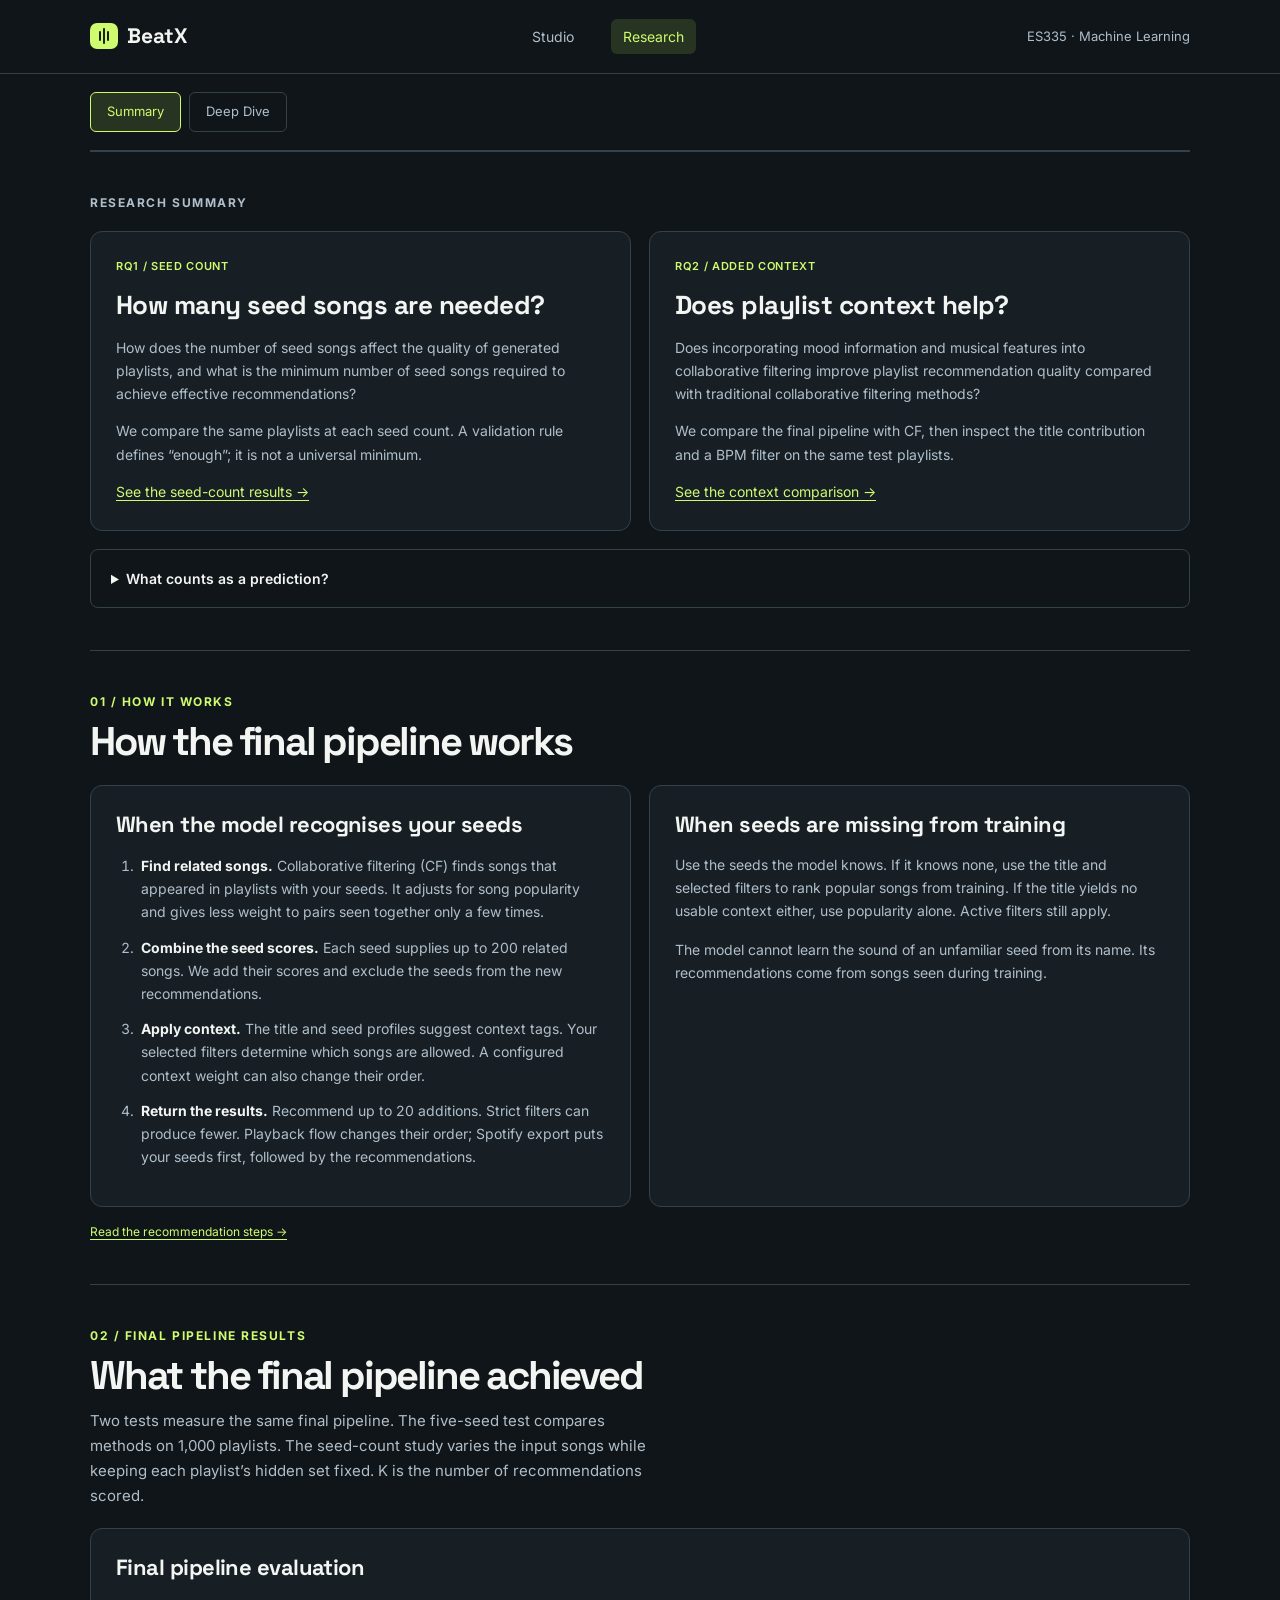
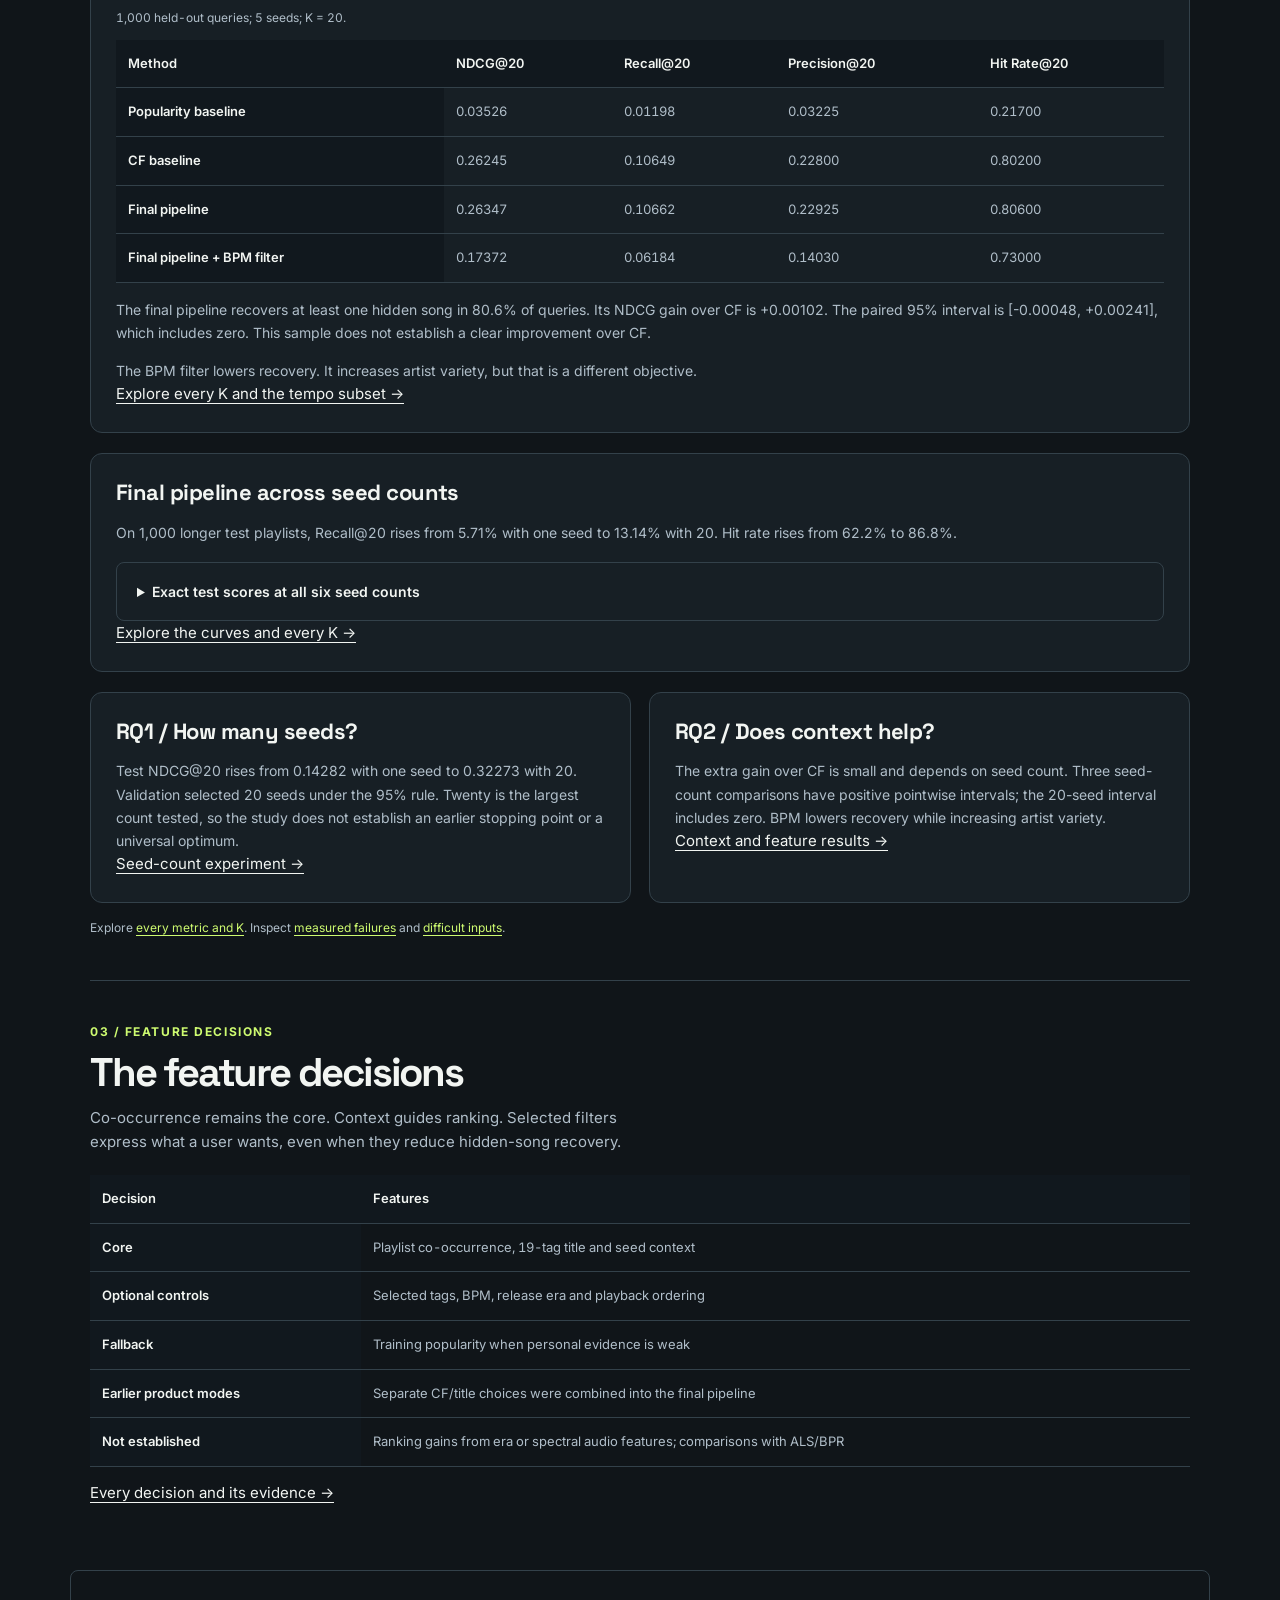
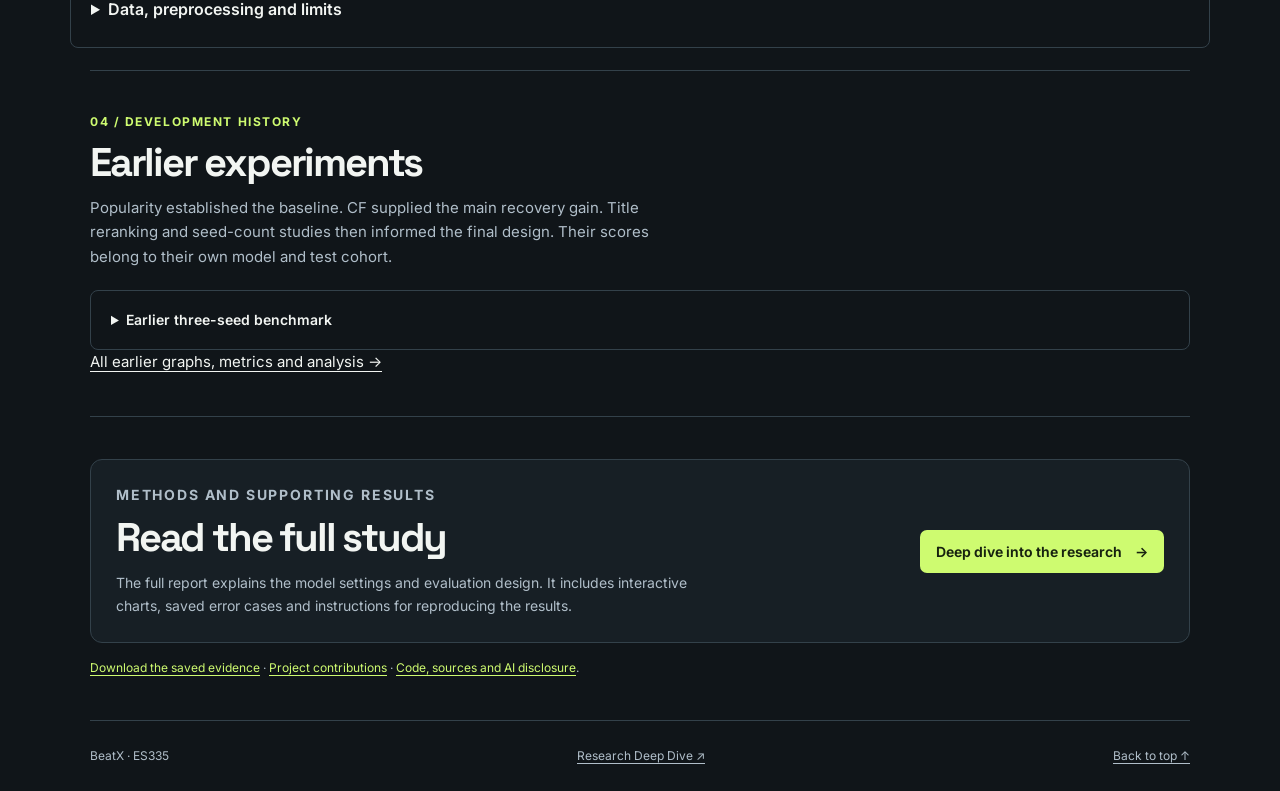
<file: docs/research.html>
<!doctype html>
<html lang="en">
<head>
  <meta charset="utf-8">
  <meta name="viewport" content="width=device-width, initial-scale=1">
  <meta name="description" content="BeatX research questions, methods and measured results. See how seed count and playlist context affect recommendations, with links to the full study.">
  <title>BeatX · Research Summary</title>
  <link rel="preconnect" href="https://fonts.googleapis.com">
  <link rel="preconnect" href="https://fonts.gstatic.com" crossorigin>
  <link href="https://fonts.googleapis.com/css2?family=Inter:wght@400;500;600;700&amp;family=Space+Grotesk:wght@400;500;600;700&amp;display=swap" rel="stylesheet">
  <link rel="stylesheet" href="styles.css">
  <link rel="stylesheet" href="research.css?v=6154a58116a7">
  <link rel="icon" href="favicon.svg" type="image/svg+xml">
  <script src="research-summary.js?v=478be501d8dc" defer></script>
  <script src="research_extra_data.js?v=e9fc4b50746a" defer></script>
  <script src="studio_seed_study.js?v=cf447bf8533f" defer></script>
</head>
<body data-page="research" class="research-brief">
  <a class="skip" href="#main">Skip to content</a>
  <header class="topbar"><div class="shell navigation">
    <a class="brand" href="index.html" aria-label="BeatX Studio"><span class="brand-icon" aria-hidden="true"><i></i><i></i><i></i></span> BeatX</a>
    <nav aria-label="Main navigation"><a href="index.html">Studio</a><a href="research.html" aria-current="page">Research</a></nav>
    <span class="course">ES335 · Machine Learning</span>
  </div></header>
  <nav class="shell research-page-tabs" aria-label="Research views"><a href="research.html" aria-current="page">Summary</a><a href="research-deep-dive.html">Deep Dive</a></nav>
  <main id="main">
<span id="top"></span>
<section class="section shell research-questions-first" id="proposal-questions" aria-labelledby="proposal-questions-title">
      <div class="section-heading"><p class="eyebrow" id="proposal-questions-title">Research Summary</p></div>
      <div class="research-grid two">
        <article class="research-card"><span class="research-label">RQ1 / Seed count</span><h3>How many seed songs are needed?</h3><p>How does the number of seed songs affect the quality of generated playlists, and what is the minimum number of seed songs required to achieve effective recommendations?</p><p>We compare the same playlists at each seed count. A validation rule defines “enough”; it is not a universal minimum.</p><a href="research-deep-dive.html#seed-study">See the seed-count results →</a></article>
        <article class="research-card"><span class="research-label">RQ2 / Added context</span><h3>Does playlist context help?</h3><p>Does incorporating mood information and musical features into collaborative filtering improve playlist recommendation quality compared with traditional collaborative filtering methods?</p><p>We compare the final pipeline with CF, then inspect the title contribution and a BPM filter on the same test playlists.</p><a href="research-deep-dive.html#context-results">See the context comparison →</a></article>
      </div>
      <details class="research-details"><summary>What counts as a prediction?</summary><p>One query is a held-out playlist. The user supplies visible seed songs and optional context. The model returns up to 20 additions. Hidden songs are used only to score the result.</p><dl class="research-task-facts"><div><dt>Data unit</dt><dd>One playlist; each matrix entry records whether a song belongs to it.</dd></div><div><dt>Prediction time</dt><dd>After the request, before new songs are selected.</dd></div><div><dt>Available information</dt><dd>The request and frozen training evidence.</dd></div><div><dt>Claim</dt><dd>Recovery of hidden songs. Listening satisfaction is not measured.</dd></div></dl></details>
    </section>
<section class="section shell" id="summary-model" aria-labelledby="summary-model-title">
      <div class="section-heading"><p class="eyebrow">01 / How it works</p><h2 id="summary-model-title">How the final pipeline works</h2></div>
      <div class="research-grid two">
        <article class="research-card"><h3>When the model recognises your seeds</h3><ol class="research-brief-steps">
          <li><strong>Find related songs.</strong> Collaborative filtering (CF) finds songs that appeared in playlists with your seeds. It adjusts for song popularity and gives less weight to pairs seen together only a few times.</li>
          <li><strong>Combine the seed scores.</strong> Each seed supplies up to 200 related songs. We add their scores and exclude the seeds from the new recommendations.</li>
          <li><strong>Apply context.</strong> The title and seed profiles suggest context tags. Your selected filters determine which songs are allowed. A configured context weight can also change their order.</li>
          <li><strong>Return the results.</strong> Recommend up to 20 additions. Strict filters can produce fewer. Playback flow changes their order; Spotify export puts your seeds first, followed by the recommendations.</li>
        </ol></article>
        <article class="research-card"><h3>When seeds are missing from training</h3><p>Use the seeds the model knows. If it knows none, use the title and selected filters to rank popular songs from training. If the title yields no usable context either, use popularity alone. Active filters still apply.</p><p>The model cannot learn the sound of an unfamiliar seed from its name. Its recommendations come from songs seen during training.</p></article>
      </div>
      <p class="research-caption"><a href="research-deep-dive.html#overview">Read the recommendation steps →</a></p>
    </section>
<section class="section shell" id="summary-results" aria-labelledby="summary-results-title">
<div class="section-heading"><p class=eyebrow>02 / Final pipeline results</p><h2 id="summary-results-title">What the final pipeline achieved</h2><p>Two tests measure the same final pipeline. The five-seed test compares methods on 1,000 playlists. The seed-count study varies the input songs while keeping each playlist’s hidden set fixed. K is the number of recommendations scored.</p></div>
<!-- final-studio-summary:start --><div class="research-card" id="summary-studio-results"><h3>Final pipeline evaluation</h3><div class="table-wrap"><table id="summary-studio"><caption>1,000 held-out queries; 5 seeds; K = 20.</caption><thead><tr><th scope="col">Method</th><th scope="col">NDCG@20</th><th scope="col">Recall@20</th><th scope="col">Precision@20</th><th scope="col">Hit Rate@20</th></tr></thead><tbody><tr><th scope="row">Popularity baseline</th><td>0.03526</td><td>0.01198</td><td>0.03225</td><td>0.21700</td></tr><tr><th scope="row">CF baseline</th><td>0.26245</td><td>0.10649</td><td>0.22800</td><td>0.80200</td></tr><tr><th scope="row">Final pipeline</th><td>0.26347</td><td>0.10662</td><td>0.22925</td><td>0.80600</td></tr><tr><th scope="row">Final pipeline + BPM filter</th><td>0.17372</td><td>0.06184</td><td>0.14030</td><td>0.73000</td></tr></tbody></table></div><p>The final pipeline recovers at least one hidden song in 80.6% of queries. Its NDCG gain over CF is +0.00102. The paired 95% interval is [-0.00048, +0.00241], which includes zero. This sample does not establish a clear improvement over CF.</p><p>The BPM filter lowers recovery. It increases artist variety, but that is a different objective.</p><a href="research-deep-dive.html#studio-evaluation">Explore every K and the tempo subset →</a></div><!-- final-studio-summary:end -->
<!-- final-seed-summary:start --><div class="research-card research-space" id="summary-final-seed-results"><h3>Final pipeline across seed counts</h3><p>On 1,000 longer test playlists, Recall@20 rises from 5.71% with one seed to 13.14% with 20. Hit rate rises from 62.2% to 86.8%.</p><details class="research-details"><summary>Exact test scores at all six seed counts</summary><div class="table-wrap"><table id="summary-final-seed-scores"><caption>Seed-count study; same hidden songs at every seed count; K = 20.</caption><thead><tr><th>Seeds</th><th>NDCG</th><th>Recall</th><th>Hit rate</th></tr></thead><tbody><tr><th scope="row">1</th><td>0.14282</td><td>0.05709</td><td>62.2%</td></tr><tr><th scope="row">2</th><td>0.17406</td><td>0.07204</td><td>69.6%</td></tr><tr><th scope="row">3</th><td>0.20552</td><td>0.08404</td><td>74.1%</td></tr><tr><th scope="row">5</th><td>0.23467</td><td>0.09944</td><td>80.0%</td></tr><tr><th scope="row">10</th><td>0.27504</td><td>0.11567</td><td>83.6%</td></tr><tr><th scope="row">20</th><td>0.32273</td><td>0.13142</td><td>86.8%</td></tr></tbody></table></div></details><a href="research-deep-dive.html#seed-study">Explore the curves and every K →</a></div><!-- final-seed-summary:end -->
<div class="research-grid two research-space"><article class="research-card"><h3>RQ1 / How many seeds?</h3><p id="summary-final-seed-answer">Test NDCG@20 rises from 0.14282 with one seed to 0.32273 with 20. Validation selected 20 seeds under the 95% rule. Twenty is the largest count tested, so the study does not establish an earlier stopping point or a universal optimum.</p><a href="research-deep-dive.html#seed-study">Seed-count experiment →</a></article><article class="research-card"><h3>RQ2 / Does context help?</h3><p>The extra gain over CF is small and depends on seed count. Three seed-count comparisons have positive pointwise intervals; the 20-seed interval includes zero. BPM lowers recovery while increasing artist variety.</p><a href="research-deep-dive.html#context-results">Context and feature results →</a></article></div><p class="research-caption">Explore <a href="research-deep-dive.html#studio-evaluation">every metric and K</a>. Inspect <a href="research-deep-dive.html#studio-failure-cases">measured failures</a> and <a href="research-deep-dive.html#studio-audit">difficult inputs</a>.</p>
</section>
<section class="section shell" id="summary-feature-decisions" aria-labelledby="summary-feature-decisions-title">
<div class="section-heading"><p class=eyebrow>03 / Feature decisions</p><h2 id="summary-feature-decisions-title">The feature decisions</h2><p>Co-occurrence remains the core. Context guides ranking. Selected filters express what a user wants, even when they reduce hidden-song recovery.</p></div>
<div class="table-wrap"><table><thead><tr><th>Decision</th><th>Features</th></tr></thead><tbody><tr><th>Core</th><td>Playlist co-occurrence, 19-tag title and seed context</td></tr><tr><th>Optional controls</th><td>Selected tags, BPM, release era and playback ordering</td></tr><tr><th>Fallback</th><td>Training popularity when personal evidence is weak</td></tr><tr><th>Earlier product modes</th><td>Separate CF/title choices were combined into the final pipeline</td></tr><tr><th>Not established</th><td>Ranking gains from era or spectral audio features; comparisons with ALS/BPR</td></tr></tbody></table></div><p><a href="research-deep-dive.html#feature-decisions">Every decision and its evidence →</a></p>
</section>
<details class="research-details research-chapter-detail"><summary>Data, preprocessing and limits</summary>
<section class="section shell" id="summary-data" aria-labelledby="summary-data-title">
      <div class="section-heading"><p class="eyebrow">02 / Dataset</p><h2 id="summary-data-title">Data and training split</h2><p>Spotify’s Million Playlist Dataset records which songs appeared in each playlist. It includes titles and track metadata. Verified mood labels and audio measurements must come from other sources.</p></div>
      <dl class="research-brief-counts"><div><dt>Training</dt><dd>804,485</dd></div><div><dt>Validation</dt><dd>97,704</dd></div><div><dt>Test</dt><dd>97,811</dd></div></dl>
      <p class="research-brief-copy">We learn from the training playlists, choose settings on validation, then evaluate the fixed model on test playlists. A song may appear in more than one split. Repeated track IDs within a playlist count once, and playlists containing exactly the same track set stay together.</p>
      <p class="research-brief-copy">CF uses all <strong>804,485 training playlists</strong>. Both text classifiers use all their titles. The benchmark classifier predicts 12 tags; Studio predicts 19 and rebuilds each song’s context profile from the training playlists. <a href="research-deep-dive.html#training-scope">Training details →</a></p>
    </section><section class="section shell" id="summary-limits" aria-labelledby="summary-limits-title">
      <div class="section-heading"><p class="eyebrow">04 / Limitations</p><h2 id="summary-limits-title">What the results do not show</h2></div>
      <ul class="research-brief-limits">
        <li><strong>Tags come from titles.</strong> A Gym tag means a song appeared in playlists with workout-related titles. Listeners have not verified its suitability for exercise. Vague titles and limited evidence can produce incorrect or missing tags.</li>
        <li><strong>Unseen songs cannot be recovered.</strong> In the three-seed test, 5,922 of 316,437 hidden song occurrences (1.87%) were absent from training. They still count when we calculate recall. Seven playlists had no seed seen during training.</li>
        <li><strong>A missed match is not necessarily a bad recommendation.</strong> An existing playlist cannot list every suitable song. Alternate releases may also have different Spotify IDs, even when they contain the same recording.</li>
        <li><strong>Extra features do not automatically improve recovery.</strong> Extra gains over CF vary by seed count and cohort. The tested BPM filter lowers recovery. Release-date filtering and bass features still need separate comparisons.</li>
      </ul>
      <p class="research-brief-copy"><a href="research-deep-dive.html#eda">Inspect the measured data plots</a>. <a href="research-deep-dive.html#studio-audit">See the live Studio failure checks</a>. The <a href="research-deep-dive.html#studio-evaluation">final Studio comparison</a> has its own protocol.</p>
    </section>
</details>
<section class="section shell" id="summary-history" aria-labelledby="summary-history-title">
<div class="section-heading"><p class=eyebrow>04 / Development history</p><h2 id="summary-history-title">Earlier experiments</h2><p>Popularity established the baseline. CF supplied the main recovery gain. Title reranking and seed-count studies then informed the final design. Their scores belong to their own model and test cohort.</p></div>
<details class="research-details" id="earlier-benchmark"><summary>Earlier three-seed benchmark</summary><div class="research-card"><div class="table-wrap"><table id="summary-benchmark">
        <caption>Three-seed benchmark: 5,000 test playlists. These results use the 12-tag model and context weight 1, selected on validation.</caption>
        <thead><tr><th scope="col">Method</th><th scope="col">NDCG@20</th><th scope="col">Recall@20</th></tr></thead>
        <tbody><tr><th scope="row">Popularity</th><td>0.03723</td><td>0.01206</td></tr><tr><th scope="row">CF</th><td>0.24966</td><td>0.10024</td></tr><tr><th scope="row">CF + learned title</th><td>0.25126</td><td>0.10088</td></tr></tbody>
      </table></div><p>Adding title context raises NDCG@20 by <strong>0.00160</strong>. The paired 95% confidence interval is 0.00107 to 0.00212. The classifier finds usable tags for <strong>657 of 5,000 titles</strong>.</p></div></details><p><a href="research-deep-dive.html#development-history">All earlier graphs, metrics and analysis →</a></p>
</section>
<section class="section shell" id="summary-next" aria-labelledby="summary-next-title">
      <div class="research-card research-brief-cta"><div><p class="eyebrow">Methods and supporting results</p><h2 id="summary-next-title">Read the full study</h2><p>The full report explains the model settings and evaluation design. It includes interactive charts, saved error cases and instructions for reproducing the results.</p></div><a class="button primary" href="research-deep-dive.html">Deep dive into the research <span aria-hidden="true">→</span></a></div>
      <p class="research-caption"><a href="data/research/research_bundle.json">Download the saved evidence</a> · <a href="research-deep-dive.html#contributions">Project contributions</a> · <a href="research-deep-dive.html#reproduce">Code, sources and AI disclosure</a>.</p>
    </section>
</main>
  <footer class="shell research-footer"><span>BeatX · ES335</span><a href="research-deep-dive.html">Research Deep Dive ↗</a><a href="#top">Back to top ↑</a></footer>
</body>
</html>
</file>
<file: docs/styles.css>
:root {
  color-scheme: dark;
  --bg: #101519; --card: #171f25; --card-2: #1c252d; --line: #33414a;
  --text: #f2f5f2; --muted: #b0bec9; --green: #cefb70; --blue: #84b8ff;
  --space: 'Space Grotesk', system-ui, sans-serif;
}
* { box-sizing: border-box; }
html { scroll-behavior: smooth; }
body { margin: 0; background: var(--bg); color: var(--text); font: 400 15px/1.66 Inter, system-ui, sans-serif; }
a { color: inherit; text-underline-offset: .25em; }
button, input, select { font: inherit; }
button, a { -webkit-tap-highlight-color: transparent; }
button:focus-visible, a:focus-visible, input:focus-visible { outline: 2px solid var(--green); outline-offset: 3px; }
h1, h2, h3, p { margin: 0; }
h1, h2, h3, .brand, .hero-number { font-family: var(--space); }
.shell { width: min(1100px, calc(100% - 72px)); margin-inline: auto; }
.skip { position: absolute; left: 14px; top: -90px; z-index: 3; padding: 12px; background: var(--green); color: #101519; }
.skip:focus { top: 12px; }
.topbar { border-bottom: 1px solid var(--line); }
.navigation { display: flex; align-items: center; justify-content: space-between; gap: 26px; min-height: 73px; }
.brand { display: inline-flex; gap: 9px; align-items: center; text-decoration: none; font-weight: 700; font-size: 21px; }
.brand-icon { display: inline-flex; height: 26px; width: 28px; border-radius: 7px; background: var(--green); align-items: center; justify-content: center; gap: 2px; }
.brand-icon i { display: block; width: 2px; height: 10px; background: #19220f; border-radius: 4px; }
.brand-icon i:nth-child(2) { height: 16px; }
nav { display: flex; flex-wrap: wrap; gap: 25px; color: var(--muted); font-size: 14px; }
nav a { text-decoration: none; }
nav a:hover, .reproduce-box a:hover { color: var(--green); }
.course, .small, .metric-description, .controls p { color: var(--muted); font-size: 13px; }
.hero { min-height: 490px; display: grid; grid-template-columns: 1.13fr .87fr; gap: 56px; align-items: center; padding-block: 70px 77px; }
.eyebrow, .snapshot-top, .step { font-size: 12px; line-height: 1.45; letter-spacing: .13em; font-weight: 700; text-transform: uppercase; color: var(--green); }
h1 { margin: 15px 0 18px; font-size: clamp(57px, 8vw, 112px); line-height: .87; letter-spacing: -.075em; }
h1 em { color: var(--green); font-style: normal; }
.intro, .section-heading > p:last-child { max-width: 63ch; color: var(--muted); }
.intro { font-size: 17px; max-width: 48ch; }
.hero-actions { display: flex; flex-wrap: wrap; gap: 12px; margin-top: 28px; }
.button { display: inline-flex; min-height: 43px; padding: 9px 15px; align-items: center; justify-content: center; gap: 13px; border: 1px solid transparent; border-radius: 7px; font-weight: 650; font-size: 14px; text-decoration: none; cursor: pointer; }
.primary { background: var(--green); color: #17220f; }
.primary:hover { background: #e2ffa9; }
.secondary { border-color: var(--line); background: transparent; color: var(--text); }
.secondary:hover { border-color: var(--green); }
.snapshot { position: relative; isolation: isolate; overflow: hidden; padding: 28px; border: 1px solid var(--line); border-radius: 14px; background: radial-gradient(ellipse at 100% 0, #27353a, transparent 65%), var(--card); }
.snapshot::before { position: absolute; content: ''; inset: 0; z-index: -1; background: repeating-linear-gradient(125deg, transparent 0 23px, #afc7df0c 24px 25px); }
.snapshot-top { display: flex; justify-content: space-between; }
.hero-number { display: block; font-weight: 700; font-size: clamp(45px, 6vw, 78px); letter-spacing: -.065em; line-height: 1.12; margin-top: 25px; font-variant-numeric: tabular-nums; }
.hero-caption { color: var(--muted); }
.split-bar { display: grid; height: 8px; gap: 3px; grid-template-columns: 804485fr 97704fr 97811fr; margin-top: 28px; }
.split-bar i { background: var(--green); border-radius: 4px; }
.split-bar i:nth-child(2) { background: var(--blue); }
.split-bar i:nth-child(3) { background: #c9a8ff; }
.split-labels { display: grid; grid-template-columns: repeat(3, 1fr); gap: 10px; margin: 13px 0 21px; }
.split-labels dt { color: var(--muted); font-size: 12px; }
.split-labels dd { margin: 0; font-size: 18px; font-weight: 600; font-variant-numeric: tabular-nums; }
.snapshot-note { border-top: 1px solid var(--line); padding-top: 15px; color: var(--muted); font-size: 13px; }
.section { border-top: 1px solid var(--line); padding-block: 64px; scroll-margin-top: 20px; }
.section-heading { margin-bottom: 24px; }
h2 { font-size: clamp(32px, 5vw, 61px); line-height: 1.04; letter-spacing: -.055em; margin: 9px 0 10px; }
h3 { line-height: 1.2; font-size: 22px; letter-spacing: -.025em; }
.result-panel, .demo-form, .output-panel, .reproduce-box { background: var(--card); padding: 26px; border: 1px solid var(--line); border-radius: 12px; }
.controls, .output-heading, .seed-heading { display: flex; flex-wrap: wrap; align-items: center; justify-content: space-between; gap: 12px; }
.controls p { margin-top: 4px; }
.segments, .metrics { display: flex; flex-wrap: wrap; gap: 6px; }
.segments { padding: 4px; background: #11181e; border: 1px solid var(--line); border-radius: 7px; }
.segments button, .metrics button, .chip, .match-list button { border: 1px solid transparent; background: transparent; color: var(--muted); border-radius: 5px; cursor: pointer; padding: 6px 10px; font-size: 13px; }
.segments button[aria-pressed=true] { background: #2b3743; color: var(--text); }
.metrics { margin: 21px 0 7px; }
.metrics button { border-color: var(--line); }
.metrics button[aria-pressed=true] { border-color: var(--green); color: var(--green); }
.chart { margin: 22px 0 5px; }
.chart-scale { text-align: right; margin-bottom: 22px; }
.chart-row { display: grid; grid-template-columns: minmax(138px, 200px) 1fr 75px; align-items: center; gap: 14px; padding-block: 12px; border-bottom: 1px solid var(--line); }
.chart-label { font-weight: 600; line-height: 1.3; }
.chart-value { text-align: right; font-family: var(--space); font-weight: 700; font-variant-numeric: tabular-nums; }
.bar-track { display: block; height: 13px; background: #2a343c; border-radius: 2px; }
.bar { display: block; height: 100%; min-width: 0; border-radius: 2px; background: #a0acb7; }
.chart-row:nth-child(2) .bar { background: var(--blue); }
.chart-row:nth-child(3) .bar { background: var(--green); }
.evidence { border-left: 2px solid var(--green); padding: 2px 0 2px 13px; color: var(--muted); font-size: 14px; }
.evidence strong { color: var(--text); }
.demo-grid { display: grid; grid-template-columns: minmax(290px, .82fr) minmax(0, 1.18fr); gap: 17px; }
.demo-form label { display: block; font-weight: 650; font-size: 14px; }
.demo-form input { width: 100%; min-width: 0; color: var(--text); background: #11181e; padding: 10px 12px; border: 1px solid var(--line); border-radius: 6px; margin-top: 7px; }
.seed-heading { margin-top: 18px; }
.seed-heading span, .mode-label { color: var(--green); font-size: 12px; }
.chips { display: flex; flex-wrap: wrap; gap: 4px; margin: 7px 0 3px; }
.chip { border-color: #52604a; background: #273421; color: var(--text); }
.match-list { display: grid; gap: 2px; margin-block: 4px 14px; }
.match-list button { text-align: left; padding-left: 6px; color: var(--text); }
.match-list button:hover, .chip:hover { background: #32402a; }
.demo-form .status { margin-top: 10px; min-height: 1.4em; }
.button:disabled { opacity: .55; cursor: wait; }
.output-panel #inferred-tags { margin-block: 8px; }
.track-list { counter-reset: track; list-style: none; margin: 0; padding: 0 5px 0 0; max-height: 336px; overflow: auto; }
.track { display: grid; grid-template-columns: 24px 1fr; gap: 9px; align-items: baseline; border-top: 1px solid var(--line); padding: 7px 0; line-height: 1.4; }
.track::before { counter-increment: track; content: counter(track, decimal-leading-zero); color: var(--muted); font: 500 12px var(--space); }
.track strong, .track small { display: block; overflow-wrap: anywhere; }
.track small { color: var(--muted); }
.methods, .finding-grid { display: grid; grid-template-columns: repeat(4, minmax(0, 1fr)); gap: 14px; }
.methods article, .finding-grid article { border-top: 1px solid var(--line); padding: 16px 5px 0 0; }
.methods h3, .finding-grid h3 { margin-bottom: 8px; }
.methods p, .finding-grid p { color: var(--muted); font-size: 14px; }
.step { display: block; margin-bottom: 9px; }
.finding-grid { grid-template-columns: repeat(3, minmax(0, 1fr)); }
.reproduce-box > a { color: var(--green); font-weight: 700; }
.reproduce-box ul { margin: 10px 0 15px; padding-left: 1.3em; }
.reproduce-box details { margin-top: 8px; }
.reproduce-box summary { cursor: pointer; }
.reproduce-box pre { overflow: auto; padding: 12px; border: 1px solid var(--line); color: var(--muted); }
.table-wrap { overflow: auto; margin: 14px 0; }
table { width: 100%; border-collapse: collapse; font-variant-numeric: tabular-nums; }
th, td { padding: 10px 11px; border-bottom: 1px solid var(--line); text-align: left; }
th { color: var(--muted); font-size: 13px; font-weight: 600; background: #11181e; white-space: nowrap; }
tr.selected-budget { background: #253528; }
.features-table td:last-child { min-width: 116px; }
.features-table strong { color: var(--green); }
.analysis-detail { margin-top: 19px; }
.analysis-detail .finding-grid { margin-top: 15px; }
.analysis-detail .evidence, #seed-gain { margin-top: 12px; }
.select-grid { display: grid; grid-template-columns: 1.35fr 1fr; gap: 8px; margin-top: 14px; }
select { display: block; width: 100%; margin-top: 6px; border: 1px solid var(--line); border-radius: 6px; background: #11181e; color: var(--text); padding: 7px; }
.output-panel { padding: 0; overflow: hidden; }
.playlist-cover { display: flex; align-items: end; gap: 20px; min-height: 168px; padding: 24px; background: linear-gradient(135deg,#314f34,#21322c 65%,#18231f); }
.cover-art { display: flex; flex: 0 0 auto; width: 86px; height: 86px; align-items: center; justify-content: center; gap: 5px; border-radius: 9px; background: linear-gradient(135deg,#d6fa8e,#75a655); box-shadow: 0 10px 20px #091b1760; }
.cover-art i { display: block; width: 7px; height: 21px; border-radius: 9px; background: #193022; }
.cover-art i:nth-child(2) { height: 41px; }
.playlist-cover h3 { font-size: clamp(23px, 4vw, 40px); overflow-wrap: anywhere; }
.playlist-tools { padding: 12px 20px; display: flex; justify-content: space-between; align-items: center; flex-wrap: wrap; gap: 7px; }
.output-panel .track-list { max-height: none; padding-inline: 20px; }
.track { grid-template-columns: 29px minmax(0, 1fr) auto; align-items: center; }
.track a { color: var(--green); font-size: 12px; white-space: nowrap; }
.live-note { padding: 14px 20px; }
.segments button:disabled { opacity: .45; cursor: default; }
[hidden] { display: none !important; }
.chips { max-height: 104px; overflow: auto; }
.seed-curve { display: grid; grid-template-columns: repeat(6, minmax(0, 1fr)); gap: 8px; margin: 21px 0 3px; }
.seed-bar-group { display: grid; grid-template-rows: 110px auto; text-align: center; color: var(--muted); font-size: 12px; }
.seed-bar-pair { display: flex; justify-content: center; align-items: flex-end; gap: 5px; border-bottom: 1px solid var(--line); }
.seed-bar-pair i { width: min(22px, 35%); display: block; border-radius: 3px 3px 0 0; background: var(--blue); }
.seed-bar-pair i:last-child { background: var(--green); }
.seed-legend { margin-bottom: 11px; }
.marginal { margin-top: 13px; }
.marginal summary { cursor: pointer; }
.demo-form .compare-control { display: flex; gap: 8px; align-items: center; margin: 12px 0; }
.demo-form .compare-control input { width: auto; margin: 0; accent-color: var(--green); }
.comparison { margin: 15px 20px 0; }
.comparison summary { cursor: pointer; color: var(--green); }
.output-panel .comparison .track-list { padding: 4px 0; }
.track { grid-template-columns: 25px 42px minmax(0, 1fr) auto; gap: 10px; }
.track-art { display: inline-grid; place-items: center; flex: 0 0 auto; width: 42px; height: 42px; overflow: hidden; border-radius: 4px; color: var(--muted); background: #26332d; }
.track-art img { width: 100%; height: 100%; object-fit: contain; }
.seed-chip, .match-list .track-match { display: flex; align-items: center; gap: 8px; }
.seed-chip .track-art { width: 21px; height: 21px; }
.track-match .track-art { width: 30px; height: 30px; }
.track-match small { display: block; color: var(--muted); }
.track-info { min-width: 0; overflow-wrap: anywhere; }
.track-info .track-album { color: var(--muted); }
.track-info details { color: var(--muted); font-size: 12px; }
.track-info summary { cursor: pointer; }
.track-actions { display: flex; flex-wrap: wrap; justify-content: end; gap: 7px; align-items: center; color: var(--muted); font-size: 12px; }
.spotify-tools { display: flex; flex-wrap: wrap; gap: 8px; padding: 8px 20px; }
.spotify-tools .small { width: 100%; }
.filter-note { padding: 8px 20px; }
#profile-filters { margin-top: 14px; border-block: 1px solid var(--line); }
#filter-content details { border-bottom: 1px solid var(--line); padding: 8px 0; }
#filter-content details:last-child { border-bottom: 0; }
#filter-content summary { cursor: pointer; color: var(--text); font-size: 14px; font-weight: 650; }
#filter-content label { display: flex; align-items: center; gap: 8px; margin-block: 4px; font-size: 13px; }
#filter-content label :is(select, input[type='number']) { margin: 0; }
#filter-content label input[type='checkbox'] { width: auto; margin: 0; accent-color: var(--green); }
.filter-checks { display: grid; grid-template-columns: 1fr 1fr; padding-top: 7px; }
#filter-drawer { position: fixed; inset: auto 0 0; width: 100%; max-width: none; max-height: 80vh; margin: 0; padding: 20px; border: 1px solid var(--line); border-radius: 16px 16px 0 0; background: var(--card); color: var(--text); }
#filter-drawer::backdrop { background: #080b0caa; }
.filter-drawer-header { display: flex; align-items: center; justify-content: space-between; gap: 8px; }
.mobile-filters { display: none; }
#active-filters:empty { display: none; }
@media (max-width: 620px) {
  #desktop-filters { display: none; }
  .mobile-filters { display: inline-flex; margin: 7px 0; }
  .track { grid-template-columns: 18px 33px minmax(0, 1fr) auto; gap: 6px; }
  .track .track-art { width: 33px; height: 33px; }
}
.footer { border-top: 1px solid var(--line); display: flex; flex-wrap: wrap; justify-content: space-between; align-items: center; gap: 10px; padding-block: 22px; color: var(--muted); font-size: 13px; }
@media (max-width: 850px) {
  .shell { width: calc(100% - 40px); }
  .course { display: none; }
  .hero { gap: 25px; padding-block: 54px; }
  .methods { grid-template-columns: repeat(2, minmax(0, 1fr)); }
}
@media (max-width: 620px) {
  .shell { width: calc(100% - 32px); }
  .navigation { align-items: flex-start; flex-direction: column; gap: 7px; padding-block: 11px; }
  nav { gap: 16px; }
  .hero, .demo-grid { grid-template-columns: 1fr; }
  .hero { padding-block: 43px; }
  .hero-number { font-size: 57px; }
  .section { padding-block: 43px; }
  .snapshot, .result-panel, .demo-form, .output-panel, .reproduce-box { padding: 17px; }
  .chart-row { grid-template-columns: 105px minmax(35px, 1fr) 59px; gap: 7px; font-size: 13px; }
  .finding-grid { grid-template-columns: 1fr; }
}
@media (prefers-reduced-motion: reduce) { html { scroll-behavior: auto; } }

/* Separate Studio and Research pages share their navigation and visual identity. */
nav a { padding: 6px 12px; border-radius: 6px; }
nav a[aria-current='page'] { background: #273421; color: var(--green); }
.studio-page { padding-block: 44px; }
.studio-heading { display: flex; align-items: end; justify-content: space-between; gap: 24px; margin-bottom: 28px; }
.studio-heading h1 { font-size: clamp(36px, 5vw, 64px); line-height: 1.08; letter-spacing: -.055em; margin: 10px 0 12px; }
.studio-heading p:last-child { max-width: 56ch; }
.studio-heading > .button { flex: 0 0 auto; }
.studio-page .demo-grid { align-items: start; }
.studio-page .select-grid:has(> label[hidden]) { grid-template-columns: 1fr; }
.studio-page .output-panel .track-list { max-height: 560px; overflow-y: auto; }
.studio-page .cover-art { display: grid; grid-template-columns: repeat(2, 1fr); gap: 0; overflow: hidden; }
.cover-art > .track-art { width: 100%; height: 100%; min-height: 43px; border-radius: 0; }
.spotify-tools { border-block: 1px solid var(--line); padding-block: 14px; }
.spotify-tools .button { font-size: 13px; min-height: 38px; }
.spotify-tools #save-spotify { background: #1ed760; color: #082212; }
.spotify-tools #spotify-playlist-link { color: var(--green); }
.spotify-tools #spotify-status:empty { display: none; }
#spotify-setup { width: min(530px, calc(100% - 32px)); padding: 26px; border: 1px solid var(--line); border-radius: 16px; background: var(--card); color: var(--text); }
#spotify-setup::backdrop { background: #080b0cbb; backdrop-filter: blur(4px); }
.setup-heading { display: flex; align-items: start; justify-content: space-between; gap: 16px; margin-bottom: 18px; }
#spotify-setup h2 { margin: 0; font-size: 28px; letter-spacing: -.04em; }
#spotify-setup p { margin-block: 12px; }
#spotify-setup label { display: block; margin-top: 20px; font-weight: 600; }
#spotify-setup input { width: 100%; margin-top: 8px; padding: 12px; border: 1px solid var(--line); border-radius: 6px; background: #11181e; color: var(--text); font: inherit; }
#spotify-redirect-uri { display: block; padding: 12px; border-radius: 6px; background: #11181e; overflow-wrap: anywhere; color: var(--green); }
@media (max-width: 620px) {
  .studio-page { padding-block: 28px; }
  .studio-heading { align-items: start; flex-direction: column; gap: 16px; }
  .studio-page .output-panel { padding: 0; }
  .studio-page .playlist-cover { gap: 12px; padding: 18px; }
  .studio-page .output-panel .track-list { max-height: 500px; padding-inline: 12px; }
  .navigation { flex-direction: row; align-items: center; }
  nav { gap: 4px; }
  nav a { padding: 6px 10px; }
}
</file>
<file: docs/research.css>
/* Research-only layer: Studio and shared application styles remain unchanged. */
body[data-page="research"] { --research-pink: #f4a8c4; --research-purple: #c9a8ff; }
[data-page="research"] h1 { font-size: clamp(36px, 4.8vw, 64px); line-height: 1.08; letter-spacing: -.045em; }
[data-page="research"] h2 { font-size: clamp(28px, 3.8vw, 42px); line-height: 1.15; }
[data-page="research"] h3 { font-size: 22px; }
[data-page="research"] main { overflow: clip; }
[data-page="research"] .section { scroll-margin-top: 75px; }
[data-page="research"] [id] { scroll-margin-top: 75px; }
[data-page="research"] .section-heading a,
[data-page="research"] td a,
[data-page="research"] .research-caption a,
[data-page="research"] .research-note a { color: var(--green); text-decoration: underline; text-underline-offset: 3px; }
.research-task-facts { display: grid; grid-template-columns: repeat(2, minmax(0, 1fr)); gap: 18px; margin: 0 0 25px; }
.research-task-facts > div { padding: 17px; border-left: 2px solid var(--green); background: var(--card); }
.research-task-facts dt { font-size: 13px; font-weight: 600; }
.research-task-facts dd { color: var(--muted); font-size: 13px; margin: 9px 0 0; }
.research-walkthrough { list-style: none; counter-reset: walkthrough; margin: 20px 0 0; padding: 0; }
.research-walkthrough > li { counter-increment: walkthrough; display: grid; grid-template-columns: 32px minmax(0, 1fr); column-gap: 13px; padding-block: 19px; border-top: 1px solid var(--line); }
.research-walkthrough > li::before { content: counter(walkthrough, decimal-leading-zero); grid-column: 1; grid-row: 1 / 3; color: var(--green); font-family: var(--space); font-size: 13px; }
.research-walkthrough h4 { grid-column: 2; margin: 0 0 8px; font-size: 16px; line-height: 1.4; }
.research-walkthrough p { grid-column: 2; margin: 0; }
#overview > h3 { margin-bottom: 20px; }
.research-tag-note { margin-bottom: 20px; border-left: 3px solid var(--green); }
.research-scroll-table table { min-width: 680px; }
.research-scroll-table:focus-visible { outline: 2px solid var(--green); outline-offset: 3px; }
.research-evidence { margin-block: 24px; }
.research-evidence strong { color: var(--text); }
.research-scroll-hint { margin-block: 8px; color: var(--green); font-size: 12px; }
[data-page="research"] .research-scroll-region:focus-visible { outline: 2px solid var(--green); outline-offset: 3px; }
.research-page-tabs { display: flex; gap: 8px; padding-block: 18px; border-bottom: 1px solid var(--line); }
.research-page-tabs a { padding: 8px 16px; border: 1px solid var(--line); font-size: 13px; }
.research-page-tabs a[aria-current="page"] { border-color: var(--green); }
.research-brief-hero { padding-block: 34px 40px; }
[data-page="research"].research-brief h1 { font-size: clamp(36px, 4.5vw, 56px); line-height: 1.1; }
[data-page="research"].research-brief h2 { font-size: clamp(28px, 3.6vw, 40px); line-height: 1.15; }
.research-brief .section { padding-block: 34px; }
.research-brief .section-heading { margin-bottom: 20px; }
.research-brief .intro { max-width: 60ch; }
.research-brief-copy { color: var(--muted); font-size: 14px; margin-top: 18px; max-width: 85ch; }
.research-brief-steps { padding-left: 22px; margin: 16px 0 0; color: var(--muted); font-size: 14px; }
.research-brief-steps li { margin-block: 12px; padding-left: 3px; }
.research-brief-counts { display: grid; grid-template-columns: repeat(3, minmax(0, 1fr)); margin: 0; gap: 14px; }
.research-brief-counts > div { border-left: 2px solid var(--green); padding: 12px 15px; background: var(--card); }
.research-brief-counts dt { color: var(--muted); font-size: 12px; }
.research-brief-counts dd { font-family: var(--space); font-size: clamp(21px, 3vw, 30px); margin: 5px 0 0; }
.research-brief-limits { padding-left: 22px; color: var(--muted); font-size: 14px; margin: 0; }
.research-brief-limits li { padding-left: 3px; margin-block: 15px; }
.research-brief-limits strong { color: var(--text); }
.research-brief-cta { display: flex; flex-wrap: wrap; align-items: center; justify-content: space-between; gap: 22px; }
.research-brief-cta > div { max-width: 65ch; }
.research-brief-cta p:last-child { color: var(--muted); font-size: 14px; }
[data-page="research"] .table-wrap { overflow-x: auto; max-width: 100%; }
[data-page="research"] table { width: 100%; border-collapse: collapse; text-align: left; font-variant-numeric: tabular-nums; font-size: 13px; }
[data-page="research"] th, [data-page="research"] td { padding: 13px 12px; border-bottom: 1px solid var(--line); vertical-align: top; }
[data-page="research"] th { color: var(--text); font-weight: 600; }
[data-page="research"] td { color: var(--muted); }
[data-page="research"] caption { color: var(--muted); font-size: 12px; text-align: left; padding: 12px 0; }
[data-page="research"] figure { margin: 19px 0 0; }
[data-page="research"] figcaption { color: var(--muted); font-size: 12px; margin-top: 9px; }
[data-page="research"] label { display: grid; gap: 7px; color: var(--muted); font-size: 13px; }
[data-page="research"] select { color: var(--text); background: #11181e; border: 1px solid var(--line); border-radius: 6px; padding: 9px 30px 9px 10px; max-width: 100%; min-width: 0; }
[data-page="research"] select:focus-visible, [data-page="research"] summary:focus-visible { outline: 2px solid var(--green); outline-offset: 3px; }
[data-page="research"] input[type="range"] { width: 100%; accent-color: var(--green); cursor: pointer; }
[data-page="research"] input[type="checkbox"] { accent-color: var(--green); }
[data-page="research"] pre { overflow-x: auto; padding: 18px; border: 1px solid var(--line); background: #11181e; border-radius: 7px; font-size: 12px; }
[data-page="research"] code { overflow-wrap: anywhere; }
.research-hero { padding-block: 65px 68px; display: grid; grid-template-columns: 1.08fr 1fr; align-items: center; gap: 64px; }
.research-caption { color: var(--muted); font-size: 12px; margin-top: 15px; }
.research-summary { padding: 28px; border: 1px solid var(--line); border-radius: 14px; background: radial-gradient(ellipse at top right, #2a3b33, transparent 65%), var(--card); }
.research-summary article { display: flex; gap: 15px; padding: 23px 0; border-bottom: 1px solid var(--line); }
.research-summary h3 { margin-bottom: 7px; }
.research-summary p:not(.eyebrow) { color: var(--muted); font-size: 13px; }
.summary-number { font-family: var(--space); color: var(--green); font-size: 13px; padding-top: 3px; }
.research-text-link { display: inline-block; color: var(--green); margin-top: 21px; font-size: 13px; }
.research-toc { position: sticky; top: 0; z-index: 5; background: #101519f5; border-block: 1px solid var(--line); backdrop-filter: blur(12px); }
.research-toc nav { display: flex; flex-wrap: nowrap; gap: 25px; overflow-x: auto; padding-block: 16px; white-space: nowrap; font-size: 12px; scrollbar-width: thin; }
.research-toc a:hover { color: var(--green); }
.research-grid { display: grid; gap: 18px; }
.research-grid.two { grid-template-columns: repeat(2, minmax(0, 1fr)); }
.research-grid.three { grid-template-columns: repeat(3, minmax(0, 1fr)); }
.research-card { min-width: 0; border: 1px solid var(--line); border-radius: 12px; background: var(--card); padding: 25px; }
.research-card > p, .research-card > h3 + div, .research-card > label { margin-top: 15px; }
.research-card p { color: var(--muted); font-size: 14px; }
.research-card strong { color: var(--text); }
.research-label { display: block; color: var(--green); font-size: 11px; letter-spacing: .06em; text-transform: uppercase; margin-bottom: 14px; font-weight: 600; }
.research-why { border-top: 1px solid var(--line); padding-top: 14px; font-size: 12px !important; }
.research-space { margin-top: 20px; }
.research-stat-grid { display: grid; grid-template-columns: repeat(4, minmax(0, 1fr)); gap: 14px; margin: 22px 0; }
.research-stat-grid article { min-width: 0; padding: 18px 0 18px 15px; border-left: 2px solid var(--green); }
.research-stat-grid strong { display: block; font-family: var(--space); font-size: clamp(21px, 2.3vw, 31px); line-height: 1.2; letter-spacing: -.04em; font-variant-numeric: tabular-nums; }
.research-stat-grid span { display: block; margin-top: 8px; color: var(--muted); font-size: 12px; }
.research-split { display: flex; gap: 4px; height: 30px; margin-top: 22px; }
.research-split span { background: var(--green); color: #101519; border-radius: 3px; font-size: 12px; padding-left: 9px; line-height: 30px; }
.research-split span:nth-child(2) { background: var(--blue); }
.research-split span:nth-child(3) { background: var(--research-purple); }
.research-split-labels { display: grid; grid-template-columns: repeat(3, 1fr); margin: 12px 0 20px; gap: 8px; }
.research-split-labels dt { font-size: 12px; color: var(--muted); }
.research-split-labels dd { margin: 3px 0 0; font-size: 16px; font-variant-numeric: tabular-nums; }
.research-example { color: var(--green) !important; font-family: var(--space); font-size: 25px !important; padding: 8px 0; }
.research-badge { display: inline-block; padding: 4px 7px; font-size: 10px; border-radius: 4px; line-height: 1.4; font-weight: 600; }
.research-badge.measured { color: var(--green); background: #cefb7010; border: 1px solid #cefb7035; }
.research-badge.pending { color: #ead1ad; background: #ead1ad0c; border: 1px solid #ead1ad30; }
.research-badge.toy { color: var(--research-purple); background: #c9a8ff10; border: 1px solid #c9a8ff35; margin-bottom: 12px; }
.research-details { min-width: 0; margin-top: 18px; border: 1px solid var(--line); border-radius: 8px; padding: 17px 20px; }
.research-details summary { cursor: pointer; font-size: 14px; font-weight: 600; }
.research-details p { color: var(--muted); font-size: 13px; margin-top: 15px; }
.research-details a { color: var(--green); font-size: 13px; }
.research-pipeline { display: grid; grid-template-columns: repeat(4, minmax(0, 1fr)); gap: 10px; margin-bottom: 20px; }
.research-pipeline > div { border-top: 2px solid var(--green); padding: 15px; background: #cefb7006; }
.research-pipeline b { display: block; font-size: 14px; }
.research-pipeline span { display: block; margin-top: 6px; color: var(--muted); font-size: 12px; }
.research-note { border-left: 2px solid var(--green); background: #cefb7005; padding: 13px 16px; margin-top: 20px; color: var(--muted); font-size: 13px; }
.research-alert { padding: 20px; margin-block: 20px; border: 1px solid #e3b683; color: #e3b683; }
.research-panel-heading { display: flex; align-items: start; justify-content: space-between; flex-wrap: wrap; gap: 18px; margin-bottom: 19px; }
.research-panel-heading > p, .research-panel-heading > div > p { max-width: 65ch; margin-top: 8px; font-size: 12px; }
.research-formula { overflow-x: auto; font: 400 14px/2 ui-monospace, monospace; background: #11181e; border: 1px solid var(--line); border-radius: 8px; padding: 17px; }
.research-lab-controls { display: grid; grid-template-columns: 1fr 1fr 1fr; gap: 25px; margin: 23px 0; align-items: center; }
.research-lab-controls output, .research-range output { color: var(--green); font-variant-numeric: tabular-nums; }
.research-checkbox { display: flex !important; align-items: center; gap: 10px !important; }
.research-params { font-size: 12px; }
.research-params > div { display: flex; justify-content: space-between; gap: 15px; border-bottom: 1px solid var(--line); padding: 9px 0; }
.research-params dt { color: var(--muted); }
.research-params dd { margin: 0; text-align: right; }
.research-ranking { display: grid; grid-template-columns: repeat(5, 1fr); list-style: none; padding: 0; gap: 9px; margin: 23px 0; counter-reset: ranks; }
.research-ranking li { text-align: center; border: 1px solid var(--line); border-radius: 7px; padding: 13px 7px; color: var(--muted); }
.research-ranking li::before { counter-increment: ranks; content: '#' counter(ranks); display: block; font-size: 11px; margin-bottom: 6px; }
.research-ranking li.hit { background: #cefb7012; border-color: #cefb7070; color: var(--green); }
.research-ranking small { display: block; font-size: 10px; margin-top: 6px; }
.research-controls { display: flex; gap: 20px; flex-wrap: wrap; }
.research-controls label { min-width: 190px; }
.research-legend { display: flex; flex-wrap: wrap; gap: 10px 20px; font-size: 12px; color: var(--muted); margin-top: 20px; }
.research-legend span { display: flex; align-items: center; gap: 7px; }
.research-legend i { width: 16px; height: 3px; background: var(--legend-color); display: inline-block; }
.research-plot { width: 100%; }
.research-plot svg { display: block; width: 100%; height: auto; overflow: visible; }
.research-plot text { fill: var(--muted); font: 12px Inter, system-ui, sans-serif; }
.research-plot .grid { stroke: #33414a; stroke-width: 1; }
.research-plot .axis-title { fill: var(--text); font-size: 12px; }
.research-plot .point-label { fill: var(--text); font-size: 12px; font-weight: 600; }
.research-bars { margin-top: 19px; }
.research-bar-row { display: grid; grid-template-columns: minmax(100px, 170px) minmax(20px, 1fr) 90px; gap: 16px; align-items: center; padding: 14px 0; border-bottom: 1px solid var(--line); font-size: 13px; }
.research-bar-row .track { display: block; height: 12px; padding: 0; border: 0; background: #2b353d; }
.research-bar-row .track::before { content: none; }
.research-bar-row .fill { display: block; height: 100%; background: var(--bar-color, var(--green)); border-radius: 2px; }
.research-bar-row strong { text-align: right; font-variant-numeric: tabular-nums; font-family: var(--space); }
.research-rule-result { margin-top: 23px; border-top: 1px solid var(--line); padding-top: 18px; font-size: 15px; }
.research-rule-result strong { display: block; font-family: var(--space); font-size: 36px; color: var(--green); }
.research-range { margin-top: 20px; }
.research-composition { margin: 20px 0; }
.research-stacked { display: flex; height: 26px; gap: 3px; border-radius: 3px; overflow: hidden; background: #29343c; }
.research-stacked span { min-width: 0; }
.research-effect-counts { display: flex; flex-wrap: wrap; gap: 14px; font-size: 12px; color: var(--muted); }
.research-effect-counts strong { display: block; font-family: var(--space); font-size: 23px; }
.research-mini-stat { display: grid; grid-template-columns: 145px 1fr; gap: 10px; padding: 19px 0; border-bottom: 1px solid var(--line); }
.research-mini-stat strong { font-size: 17px; font-family: var(--space); }
.research-mini-stat span { color: var(--muted); font-size: 12px; }
.research-case-summary { display: flex; flex-wrap: wrap; gap: 10px 25px; margin-bottom: 20px; font-size: 13px; color: var(--muted); }
.research-case-summary strong { color: var(--text); }
.research-rank-line { margin-top: 18px; }
.research-rank-line > p { font-size: 12px; margin-bottom: 9px; }
.research-rank-cells { display: grid; grid-template-columns: repeat(20, 1fr); gap: 4px; }
.research-rank-cells span { padding: 8px 0; text-align: center; border: 1px solid var(--line); border-radius: 3px; font-size: 11px; color: var(--muted); }
.research-rank-cells .hit { color: var(--green); background: #cefb7020; border-color: #cefb7070; }
.research-list { color: var(--muted); font-size: 13px; padding-left: 19px; margin-block: 17px 0; }
.research-list li { margin-block: 13px; padding-left: 3px; }
.research-list strong { color: var(--text); }
.research-next { list-style: none; counter-reset: next; padding: 0; margin: 15px 0 0; }
.research-next li { counter-increment: next; display: grid; grid-template-columns: 25px 235px 1fr; gap: 15px; padding: 17px 0; border-top: 1px solid var(--line); font-size: 13px; }
.research-next li::before { content: '0' counter(next); color: var(--green); font-family: var(--space); }
.research-next span { color: var(--muted); }
.research-downloads { list-style: none; padding: 0; margin-bottom: 0; font-size: 13px; }
.research-downloads li { padding: 10px 0; border-bottom: 1px solid var(--line); }
.research-downloads a { color: var(--green); }
.research-reference-grid { display: grid; grid-template-columns: 1fr 1fr; gap: 45px; margin-top: 40px; }
.research-reference-grid p { margin-top: 15px; color: var(--muted); font-size: 12px; }
.research-footer { border-top: 1px solid var(--line); padding-block: 25px; display: flex; flex-wrap: wrap; justify-content: space-between; gap: 15px; font-size: 12px; color: var(--muted); }
@media (max-width: 850px) {
  .research-hero { grid-template-columns: 1fr; gap: 35px; padding-block: 45px; }
  .research-summary { display: grid; grid-template-columns: repeat(2, 1fr); gap: 16px; }
  .research-summary > .eyebrow, .research-summary > a { grid-column: 1 / -1; }
  .research-summary article { padding: 5px 0 20px; gap: 8px; }
  .research-summary h3 { font-size: 18px !important; }
  .research-grid.three { grid-template-columns: 1fr; }
  .research-stat-grid { grid-template-columns: repeat(2, minmax(0, 1fr)); }
  .research-grid.two { grid-template-columns: 1fr; }
  .research-lab-controls { grid-template-columns: 1fr 1fr; }
  .research-next li { grid-template-columns: 22px 1fr; }
  .research-next span { grid-column: 2; }
}
@media (max-width: 540px) {
  [data-page="research"].research-brief th,
  [data-page="research"].research-brief td { padding: 11px 7px; font-size: 12px; }
  .research-brief th { white-space: normal; }
  .research-brief-counts { grid-template-columns: 1fr; gap: 10px; }
  .research-brief-counts > div { display: flex; align-items: center; justify-content: space-between; }
  .research-brief-counts dd { margin: 0; }
  .research-brief-cta .button { width: 100%; }
  .research-task-facts { grid-template-columns: 1fr; }
  [data-page="research"] .shell { width: calc(100% - 32px); }
  [data-page="research"] .section { padding-block: 42px; }
  .research-summary { display: block; padding: 22px; }
  .research-summary article { padding-block: 20px; gap: 15px; }
  .research-card { padding: 18px; }
  .research-pipeline { grid-template-columns: 1fr 1fr; }
  .research-lab-controls { grid-template-columns: 1fr; gap: 16px; }
  .research-bar-row { grid-template-columns: 112px 1fr 65px; gap: 9px; font-size: 11px; }
  .research-rank-cells { grid-template-columns: repeat(10, 1fr); }
  .research-reference-grid { grid-template-columns: 1fr; gap: 30px; }
  .research-mini-stat { grid-template-columns: 1fr; gap: 5px; }
  .research-ranking { gap: 5px; }
  .research-ranking li { padding: 10px 2px; font-size: 13px; }
  .research-ranking small { font-size: 9px; }
  .research-toc nav { gap: 22px; }
}
@media (prefers-reduced-motion: reduce) { [data-page="research"] { scroll-behavior: auto; } }
/* Keep scientific axis labels readable on small screens; scroll inside the figure. */
.research-plot { overflow-x: auto; }
.research-plot svg { min-width: 570px; }

#interval-chart svg { min-width: 420px; }

/* Research starts with the proposal, then lets readers choose the detail. */
.research-questions-first { padding-top: clamp(2.5rem, 7vw, 5rem); }
.research-questions-first h1 { font-family: "Space Grotesk", sans-serif; font-size: clamp(2rem, 5vw, 3.5rem); line-height: 1.08; letter-spacing: -.04em; max-width: 18ch; margin: .5rem 0 1.5rem; }
.research-questions-first .research-card h3 { font-size: clamp(1.08rem, 2vw, 1.3rem); line-height: 1.45; letter-spacing: -.02em; }
#cutoff-explorer input[type="range"] { min-width: 12rem; accent-color: #cefb70; }
#eda-support-chart, #eda-shape-chart { margin-top: 1.5rem; }
#studio-audit-table td:last-child { min-width: 16rem; }
#studio-audit-table { font-size: .88rem; }

/* Direct headings and comfortable spacing for the research report. */
[data-page="research"] .research-questions-first { padding-top: 30px; }
[data-page="research"] .research-questions-first h1 { font-size: clamp(36px, 4.5vw, 56px); line-height: 1.1; margin-bottom: 24px; }
[data-page="research"] .research-questions-first .research-card h3 { font-size: clamp(20px, 2.2vw, 26px); line-height: 1.25; }
.research-questions-first .research-card > p { margin-block: 14px; }
.research-questions-first .research-card > a { color: var(--green); font-size: 14px; text-decoration: underline; text-underline-offset: 3px; }

/* One reading path: pipeline, current evidence, feature decisions, history. */
[data-page="research"] .section { padding-block: 42px; }
.research-flow { list-style: none; padding: 0; margin: 0; display: grid; gap: 0; }
.research-flow > li { display: grid; grid-template-columns: 42px 1fr; gap: 18px; padding-block: 22px; border-top: 1px solid var(--line); }
.research-flow > li > span { color: var(--green); font-family: var(--space); padding-top: 5px; font-size: 13px; }
.research-flow h3 { margin: 0 0 9px; }
.research-flow p { color: var(--muted); font-size: 15px; max-width: 82ch; margin: 0; }
.research-takeaway { border-left: 3px solid var(--green); padding: 12px 18px; background: #cefb7007; color: var(--text) !important; }
.research-measurement { border: 1px solid #ffd47c50; background: #ffd47c08; padding: 18px 22px; border-radius: 7px; }
.research-measurement > strong { color: #ffd47c; }
.research-chapter-detail { margin-block: 22px; }
.research-chapter-detail > summary { font-size: 16px; padding-block: 8px; }
.research-chapter-detail > .section { width: 100%; padding-block: 32px; }
.research-chapter-detail .research-chapter-detail { margin-inline: 0; }
.research-folds { padding-block: 6px; }
.research-development { list-style: none; padding: 0; margin: 0 0 28px; display: grid; grid-template-columns: repeat(2,minmax(0,1fr)); gap: 16px; counter-reset: stage; }
.research-development > li { counter-increment: stage; padding: 22px; border: 1px solid var(--line); border-radius: 9px; }
.research-development strong::before { content: counter(stage, decimal-leading-zero) " / "; color: var(--green); font-family: var(--space); }
.research-development p { color: var(--muted); margin: 10px 0 0; font-size: 14px; }
.research-brief main > .research-chapter-detail { width: min(1140px,calc(100% - 64px)); margin-inline: auto; }
#evidence-status td:last-child { color: var(--green); }
#evidence-status #final-seed-coverage { color: #ffd47c; }
#feature-decisions th:first-child { min-width: 145px; }
#feature-decisions td:nth-child(2) { color: var(--green); min-width: 110px; }
#feature-decisions td:last-child { min-width: 240px; }
@media(max-width: 650px) {
  .research-development { grid-template-columns: 1fr; }
  .research-flow > li { grid-template-columns: 28px 1fr; gap: 10px; }
  .research-brief main > .research-chapter-detail { width: calc(100% - 32px); }
}
</file>
